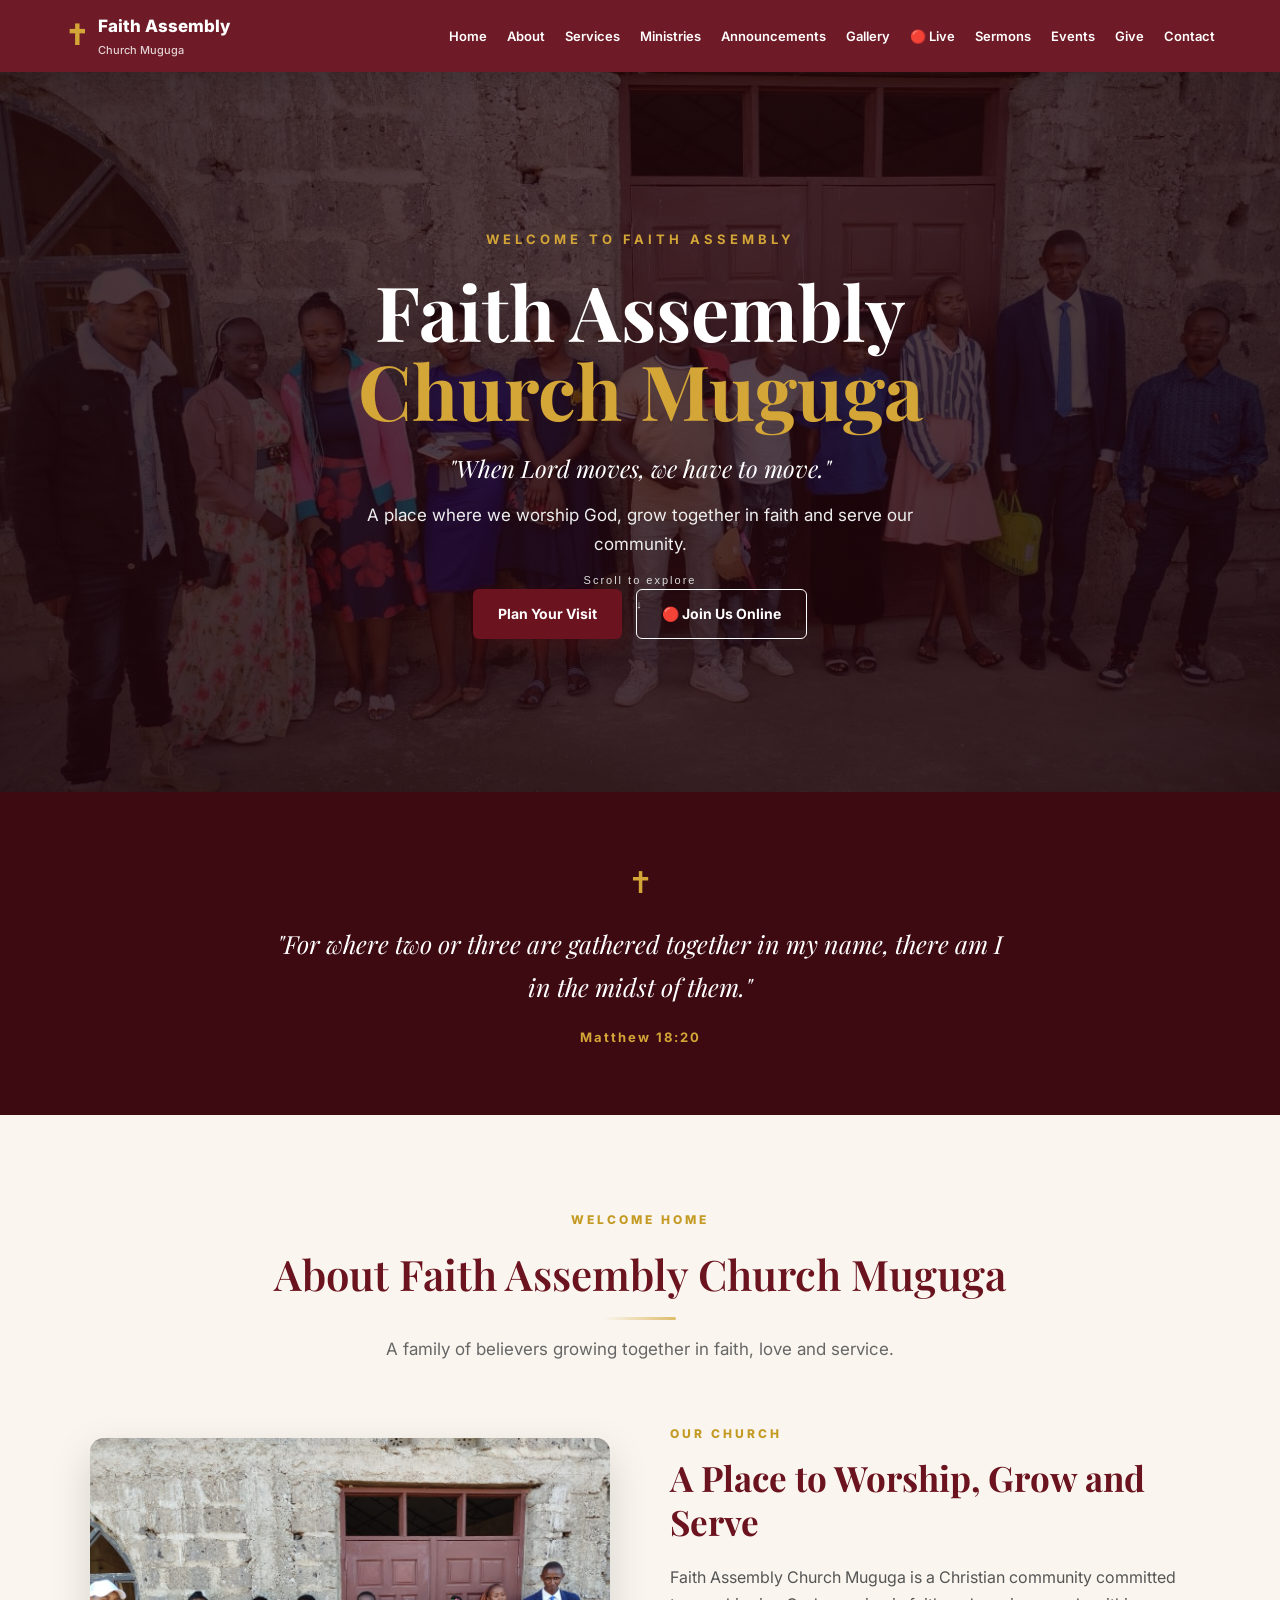
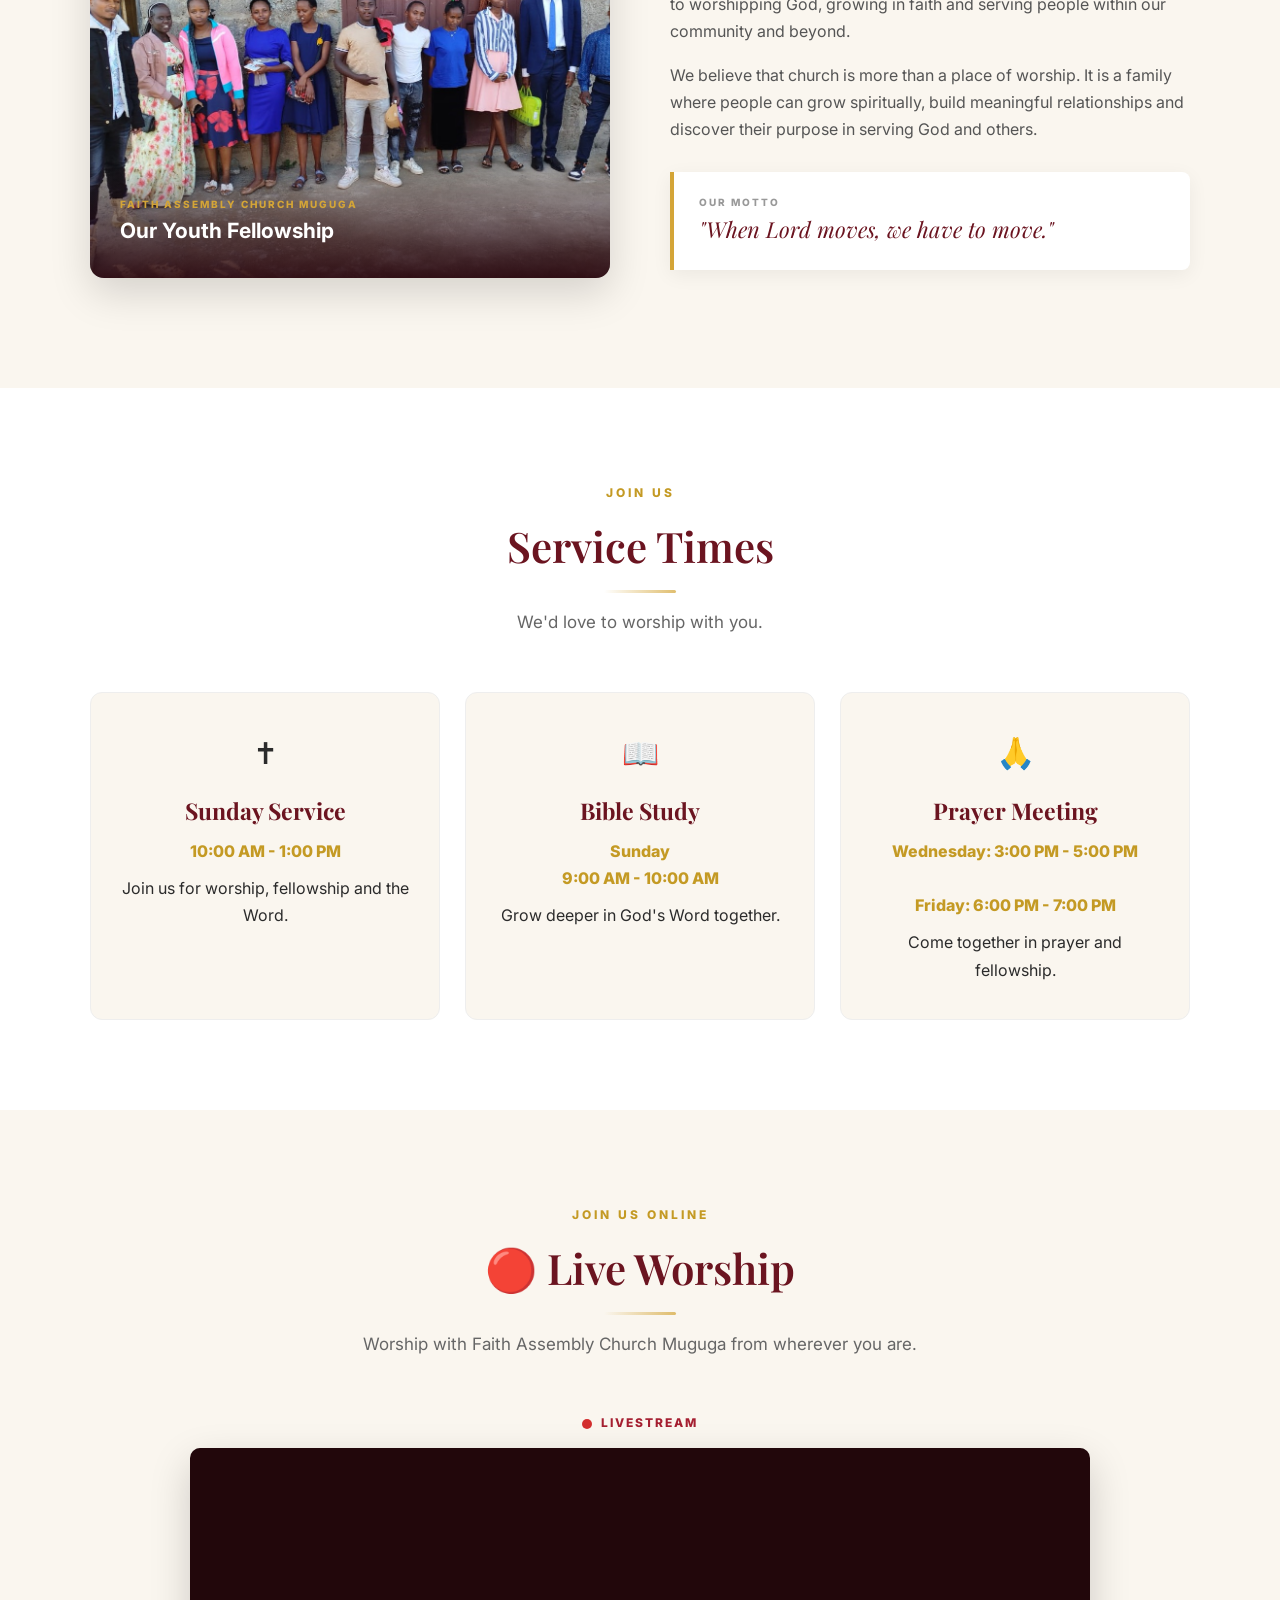
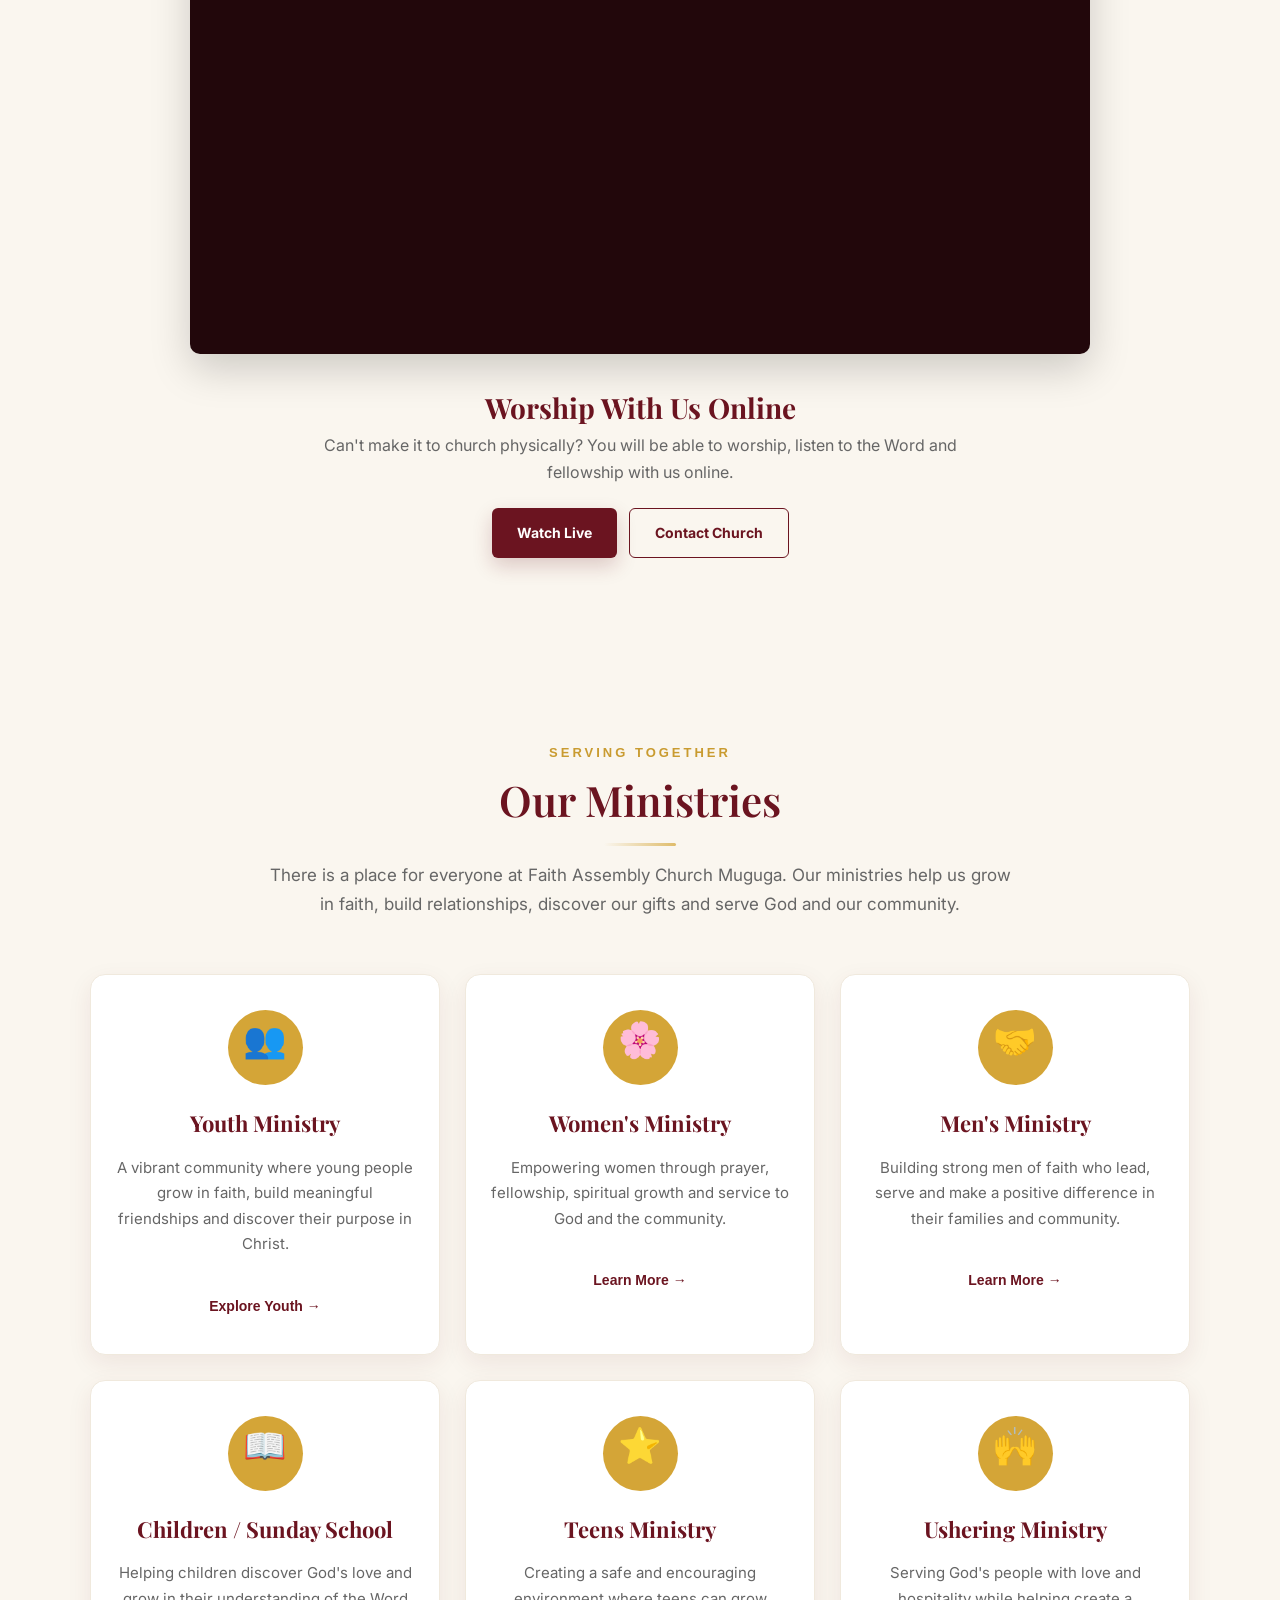
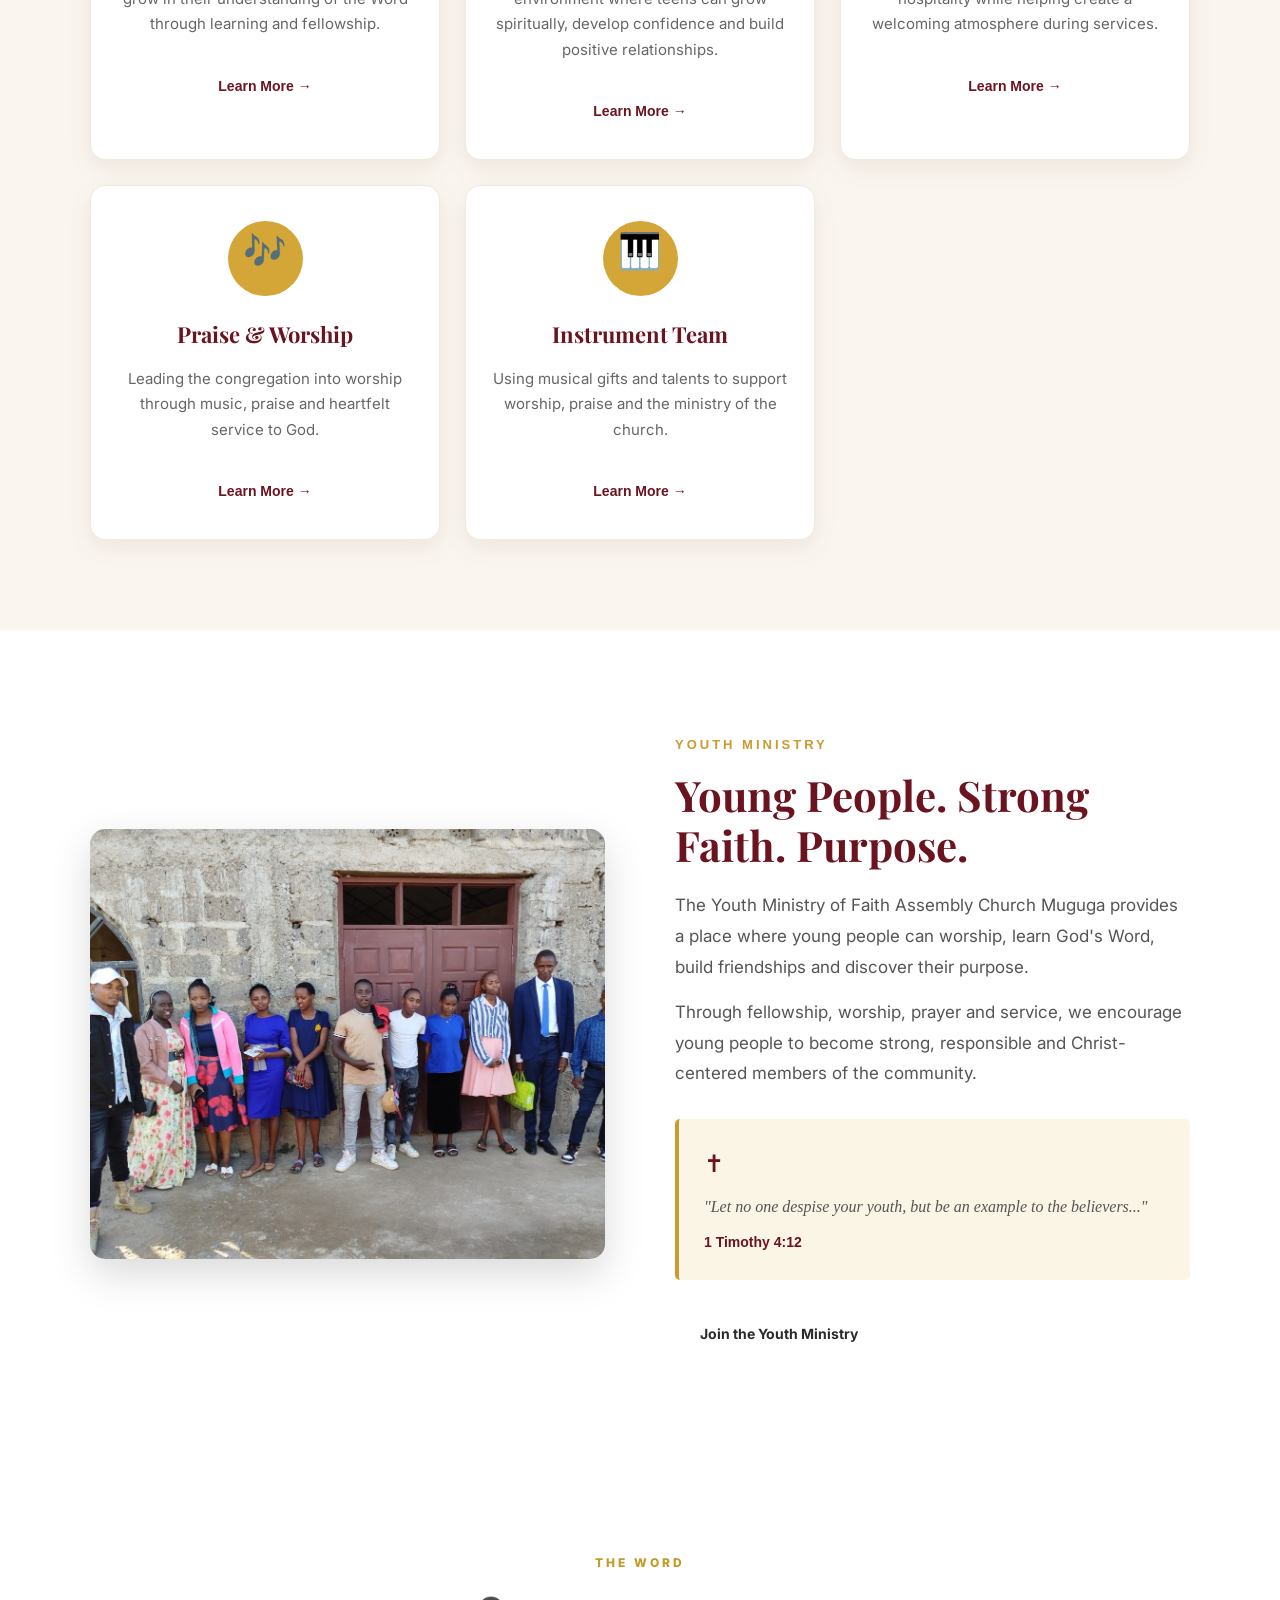
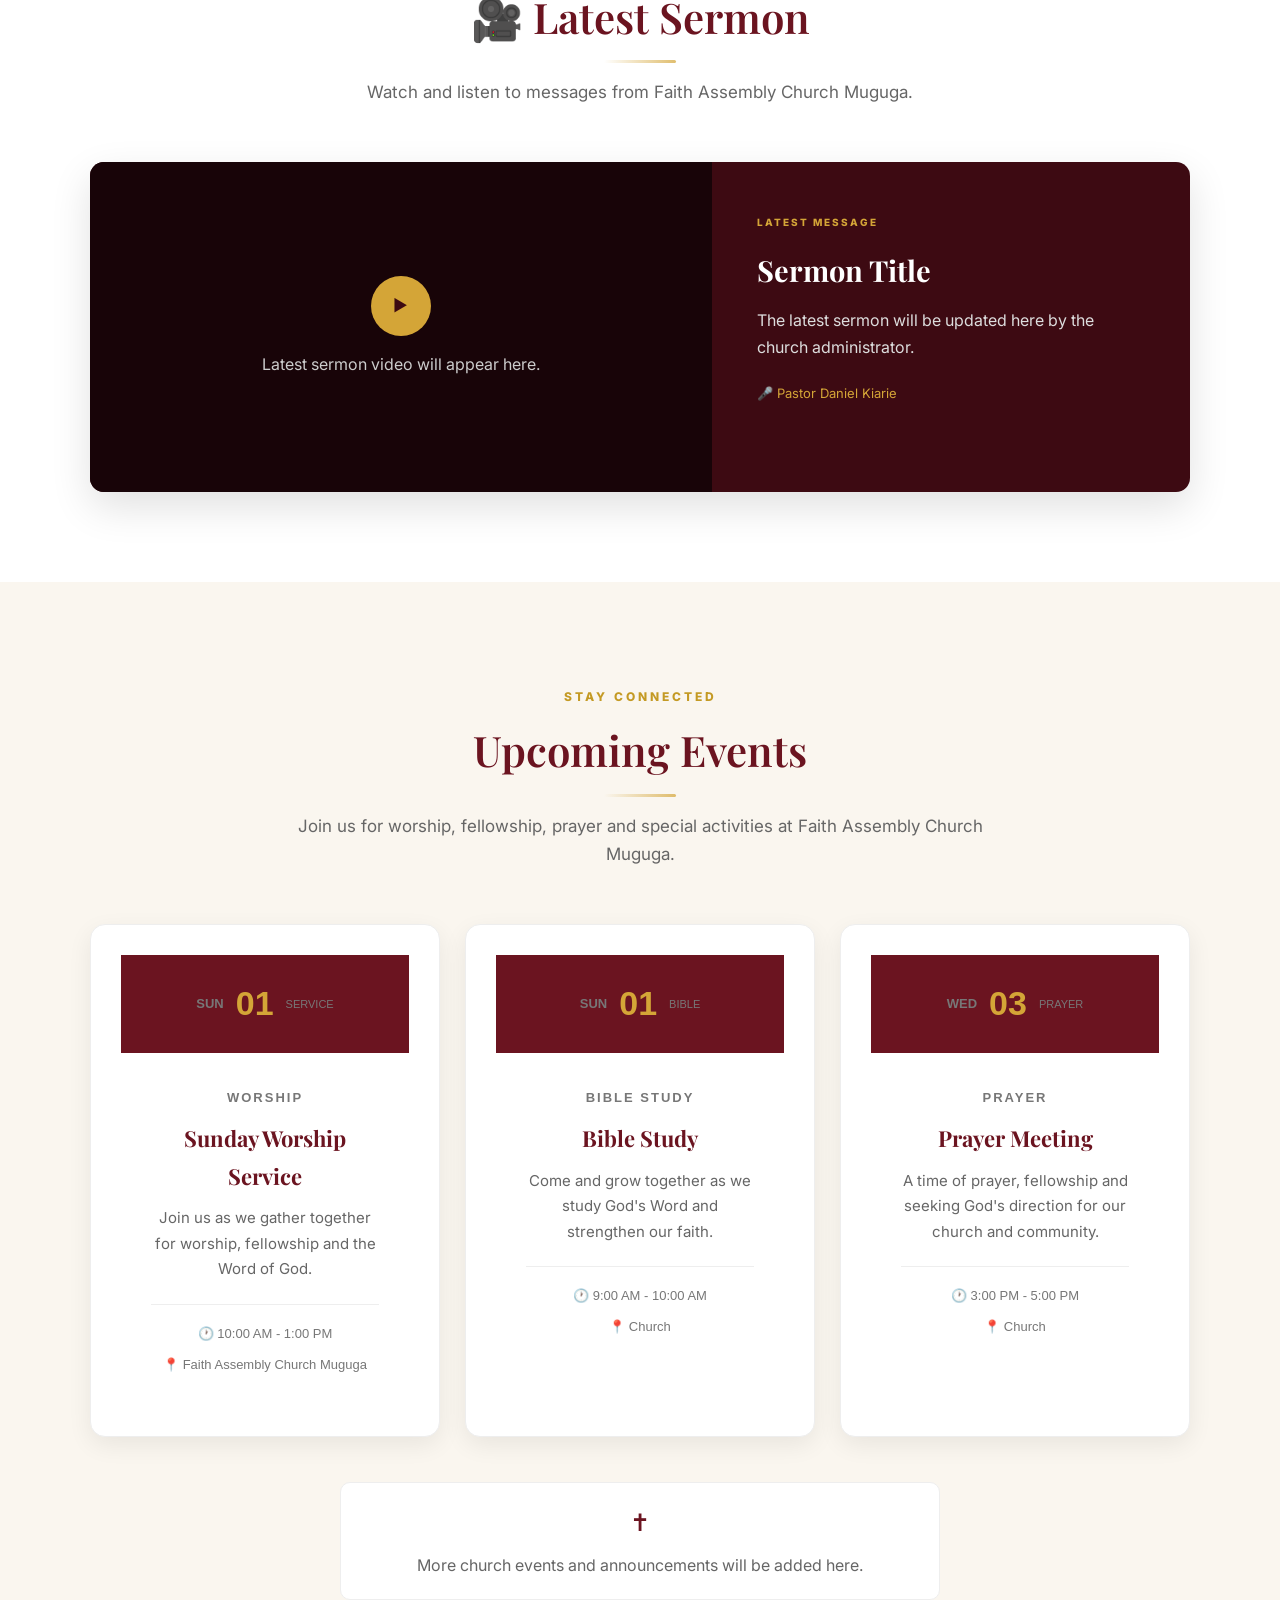
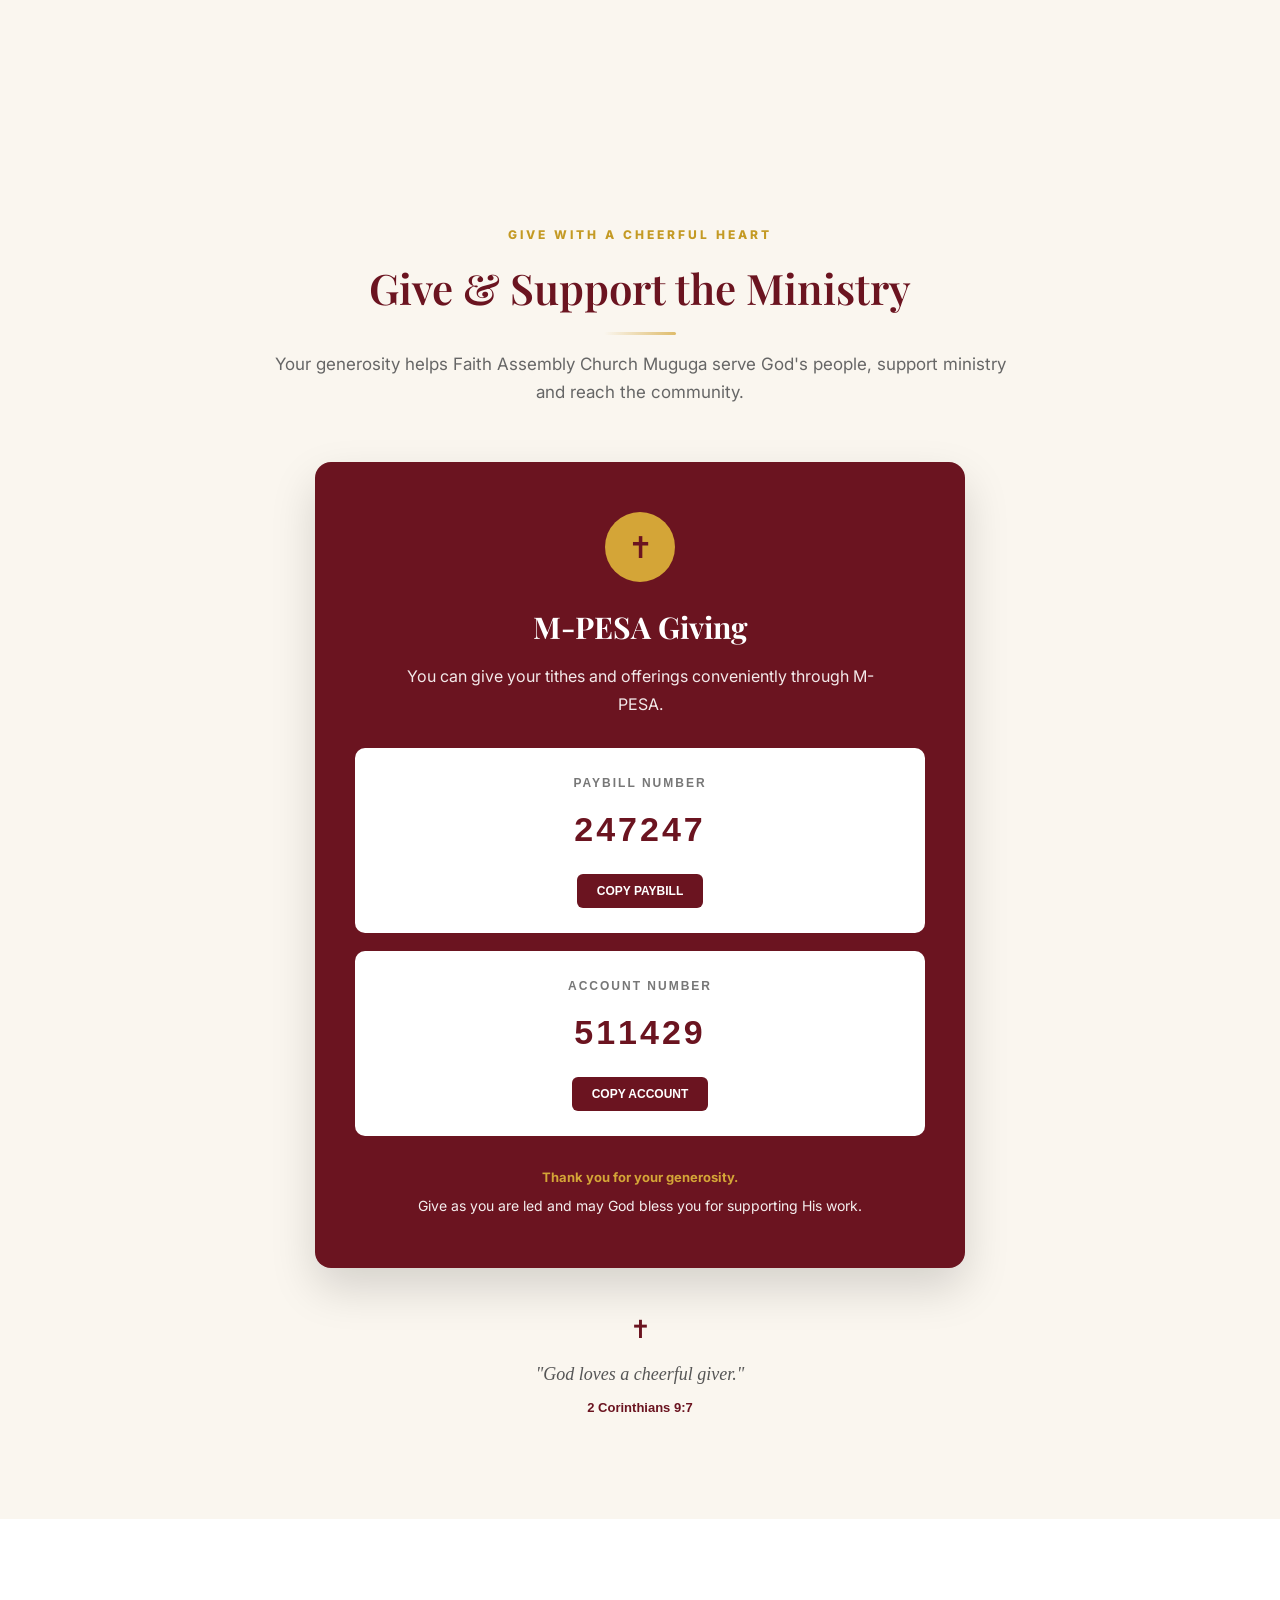
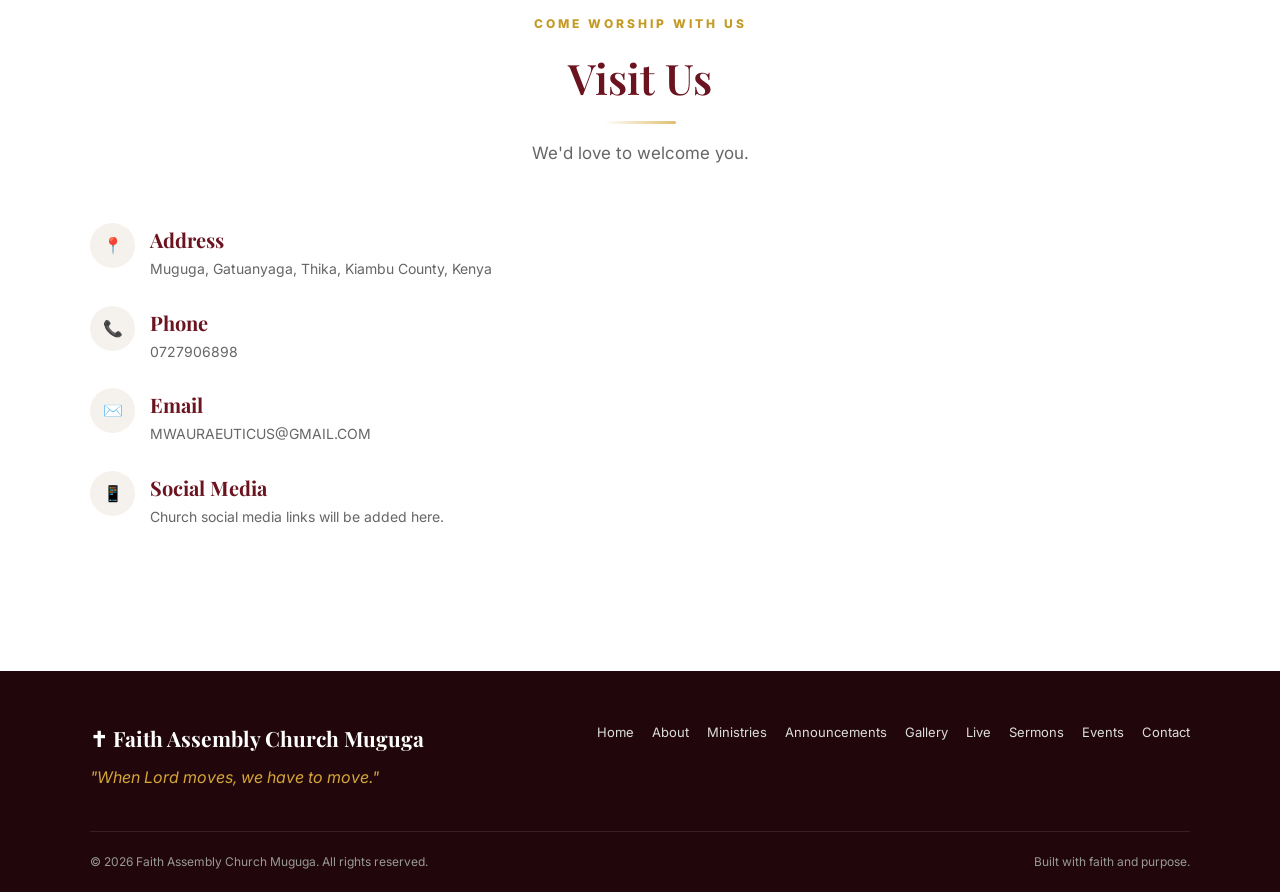
<file: index.html>
<!DOCTYPE html>
<html lang="en">

<head>

    <meta charset="UTF-8">
    <meta name="viewport" content="width=device-width, initial-scale=1.0">

    <meta name="description"
        content="Faith Assembly Church Muguga - Worship, grow and serve together in Muguga, Gatuanyaga, Thika, Kiambu County.">

    <meta name="theme-color" content="#6b1420">

    <title>Faith Assembly Church Muguga</title>

    <!-- Fonts -->
    <link rel="preconnect" href="https://fonts.googleapis.com">
    <link rel="preconnect" href="https://fonts.gstatic.com" crossorigin>

    <link
        href="https://fonts.googleapis.com/css2?family=Inter:wght@400;500;600;700;800&family=Playfair+Display:wght@500;600;700&display=swap"
        rel="stylesheet"> 

    <!-- CSS -->
<link rel="stylesheet" href="css/style.css?v=2">
<link rel="stylesheet" href="css/animation.css?v=2">
</head>

<body>

<!-- ==============================
     LOADER
================================== -->

<div class="page-loader" id="pageLoader">
    <div class="loader-cross">✝</div>
    <p>Faith Assembly Church Muguga</p>
</div>


<!-- ==============================
     HEADER
================================== -->

<header class="site-header">

    <nav class="navbar">

        <a href="#home" class="logo">

            <span class="logo-cross">✝</span>

            <span>
                Faith Assembly
                <small>Church Muguga</small>
            </span>

        </a>

        <button class="menu-toggle" id="menuToggle">
            ☰
        </button>

        <ul class="nav-links" id="navLinks">

            <li><a href="#home">Home</a></li>
            <li><a href="#about">About</a></li>
            <li><a href="#services">Services</a></li>
            <li><a href="#ministries">Ministries</a></li>
            <li><a href="pages/announcements.html">Announcements</a></li>
            <li><a href="pages/gallery.html">Gallery</a></li>
            <li><a href="#live">🔴 Live</a></li>
            <li><a href="#sermons">Sermons</a></li>
            <li><a href="#events">Events</a></li>
            <li><a href="#give">Give</a></li>
            <li><a href="#contact">Contact</a></li>

        </ul>

    </nav>

</header>


<!-- ==============================
     HERO
================================== -->

<section class="hero" id="home">

    <div class="hero-overlay"></div>

    <script>
    // ⚠️ Update this once your backend is hosted (see hosting notes).
    (async function loadHomeBackground() {
        const API_BASE = "https://ragnar1454.pythonanywhere.com";
        try {
            const res = await fetch(`${API_BASE}/api/site-assets/home-background`);
            if (!res.ok) return;
            const data = await res.json();
            if (data.url) {
                document.getElementById("home").style.backgroundImage =
                    `linear-gradient(rgba(35,5,10,0.68), rgba(35,5,10,0.78)), url("${API_BASE}${data.url}")`;
                document.getElementById("home").style.backgroundSize = "cover";
                document.getElementById("home").style.backgroundPosition = "center";
            }
            // If no url, the default image from style.css keeps showing — no action needed.
        } catch (err) {
            console.log("Home background not loaded, using default:", err);
        }
    })();
    </script>

    <div class="hero-content reveal">

        <span class="hero-label">
            WELCOME TO FAITH ASSEMBLY
        </span>

        <h1>
            Faith Assembly
            <span>Church Muguga</span>
        </h1>

        <p class="hero-motto">
            "When Lord moves, we have to move."
        </p>

        <p class="hero-description">
            A place where we worship God,
            grow together in faith and
            serve our community.
        </p>

        <div class="hero-buttons">

            <a href="#services" class="btn btn-primary">
                Plan Your Visit
            </a>

            <a href="#live" class="btn btn-outline">
                🔴 Join Us Online
            </a>

        </div>

        <div class="scroll-indicator">
            <span>Scroll to explore</span>
            ↓
        </div>

    </div>

</section>


<!-- ==============================
     BIBLE VERSE
================================== -->

<section class="scripture-section">

    <div class="container">

        <div class="scripture-content reveal">

            <div class="scripture-cross">
                ✝
            </div>

            <p class="scripture-text">
                "For where two or three are gathered
                together in my name, there am I in
                the midst of them."
            </p>

            <span class="scripture-reference">
                Matthew 18:20
            </span>

        </div>

    </div>

</section>


<!-- ==============================
     ABOUT
================================== -->

<section class="about-section" id="about">

    <div class="container">

        <div class="section-heading reveal">

            <span class="small-title">
                WELCOME HOME
            </span>

            <h2>
                About Faith Assembly Church Muguga
            </h2>

            <p>
                A family of believers growing together
                in faith, love and service.
            </p>

        </div>


        <div class="about-grid">

            <div class="about-image reveal">

                <img
                    src="images/youth-group.jpg"
                    alt="Faith Assembly Church Muguga Youth">

                <div class="image-caption">

                    <span>
                        FAITH ASSEMBLY CHURCH MUGUGA
                    </span>

                    <strong>
                        Our Youth Fellowship
                    </strong>

                </div>

            </div>


            <div class="about-content reveal">

                <span class="about-label">
                    OUR CHURCH
                </span>

                <h3>
                    A Place to Worship,
                    Grow and Serve
                </h3>

                <p>
                    Faith Assembly Church Muguga is a
                    Christian community committed to
                    worshipping God, growing in faith
                    and serving people within our
                    community and beyond.
                </p>

                <p>
                    We believe that church is more than
                    a place of worship. It is a family
                    where people can grow spiritually,
                    build meaningful relationships and
                    discover their purpose in serving
                    God and others.
                </p>

                <div class="motto-box">

                    <span>
                        OUR MOTTO
                    </span>

                    <blockquote>
                        "When Lord moves,
                        we have to move."
                    </blockquote>

                </div>

            </div>

        </div>

    </div>

</section>


<!-- ==============================
     SERVICE TIMES
================================== -->

<section class="services-section" id="services">

    <div class="container">

        <div class="section-heading reveal">

            <span class="small-title">
                JOIN US
            </span>

            <h2>
                Service Times
            </h2>

            <p>
                We'd love to worship with you.
            </p>

        </div>


        <div class="services-grid">


            <div class="service-card reveal">

                <div class="service-icon">
                    ✝
                </div>

                <h3>
                    Sunday Service
                </h3>

                <p class="service-time">
                    10:00 AM - 1:00 PM
                </p>

                <p>
                    Join us for worship,
                    fellowship and the Word.
                </p>

            </div>


            <div class="service-card reveal">

                <div class="service-icon">
                    📖
                </div>

                <h3>
                    Bible Study
                </h3>

                <p class="service-time">
                    Sunday<br>
                    9:00 AM - 10:00 AM
                </p>

                <p>
                    Grow deeper in God's Word
                    together.
                </p>

            </div>


            <div class="service-card reveal">

                <div class="service-icon">
                    🙏
                </div>

                <h3>
                    Prayer Meeting
                </h3>

                <p class="service-time">
                    Wednesday: 3:00 PM - 5:00 PM
                    <br><br>
                    Friday: 6:00 PM - 7:00 PM
                </p>

                <p>
                    Come together in prayer
                    and fellowship.
                </p>

            </div>

        </div>

    </div>

</section>


<!-- ==================================================
     🔴 LIVE STREAM
================================================== -->

<section class="live-section" id="live">

    <div class="container">

        <div class="section-heading reveal">

            <span class="small-title">
                JOIN US ONLINE
            </span>

            <h2>
                🔴 Live Worship
            </h2>

            <p>
                Worship with Faith Assembly Church
                Muguga from wherever you are.
            </p>

        </div>


        <div class="live-container reveal">

            <div class="live-badge">

                <span class="live-dot"></span>

                LIVESTREAM

            </div>


            <div class="video-container" style="position:relative; padding-bottom:56.25%; height:0; overflow:hidden; border-radius:10px;">

                <iframe
                    src="https://www.youtube.com/embed/live_stream?channel=UC8H-G7lyUADcpvCWC1MUNZA"
                    title="Faith Assembly Church Muguga Livestream"
                    allow="accelerometer; autoplay; clipboard-write; encrypted-media; gyroscope; picture-in-picture"
                    allowfullscreen
                    style="position:absolute; inset:0; width:100%; height:100%; border:0;">
                </iframe>

            </div>


            <div class="live-info">

                <h3>
                    Worship With Us Online
                </h3>

                <p>
                    Can't make it to church physically?
                    You will be able to worship,
                    listen to the Word and fellowship
                    with us online.
                </p>

                <div class="live-actions">

                    <a href="https://www.youtube.com/@EuticusMwaura-i3z/live" target="_blank" rel="noopener" class="btn btn-primary">
                        Watch Live
                    </a>

                    <a href="#contact"
                       class="btn btn-outline-dark">
                        Contact Church
                    </a>

                </div>

            </div>

        </div>

    </div>

</section>


<!-- ==================================================
     🎥 LATEST SERMON
================================================== -->
<!-- ==========================================
     MINISTRIES SECTION
========================================== -->

<section id="ministries" class="ministries-section">

    <div class="container">

        <div class="section-heading">
            <span class="section-label">SERVING TOGETHER</span>

            <h2>Our Ministries</h2>

            <p>
                There is a place for everyone at Faith Assembly Church Muguga.
                Our ministries help us grow in faith, build relationships,
                discover our gifts and serve God and our community.
            </p>
        </div>


        <!-- MINISTRY CARDS -->

        <div class="ministries-grid">


            <!-- YOUTH -->

            <div class="ministry-card">

                <div class="ministry-icon">👥</div>

                <h3>Youth Ministry</h3>

                <p>
                    A vibrant community where young people grow in faith,
                    build meaningful friendships and discover their purpose
                    in Christ.
                </p>

                <a href="#youth" class="ministry-link">
                    Explore Youth →
                </a>

            </div>


            <!-- WOMEN -->

            <div class="ministry-card">

                <div class="ministry-icon">🌸</div>

                <h3>Women's Ministry</h3>

                <p>
                    Empowering women through prayer, fellowship, spiritual
                    growth and service to God and the community.
                </p>

                <a href="pages/women.html" class="ministry-link">
                    Learn More →
                </a>

            </div>


            <!-- MEN -->

            <div class="ministry-card">

                <div class="ministry-icon">🤝</div>

                <h3>Men's Ministry</h3>

                <p>
                    Building strong men of faith who lead, serve and make
                    a positive difference in their families and community.
                </p>

                <a href="pages/men.html" class="ministry-link">
                    Learn More →
                </a>

            </div>


            <!-- CHILDREN -->

            <div class="ministry-card">

                <div class="ministry-icon">📖</div>

                <h3>Children / Sunday School</h3>

                <p>
                    Helping children discover God's love and grow in their
                    understanding of the Word through learning and fellowship.
                </p>

                <a href="#contact" class="ministry-link">
                    Learn More →
                </a>

            </div>


            <!-- TEENS -->

            <div class="ministry-card">

                <div class="ministry-icon">⭐</div>

                <h3>Teens Ministry</h3>

                <p>
                    Creating a safe and encouraging environment where teens
                    can grow spiritually, develop confidence and build
                    positive relationships.
                </p>

                <a href="ministries.html" class="ministry-link">
                    Learn More →
                </a>

            </div>


            <!-- USHERING -->

            <div class="ministry-card">

                <div class="ministry-icon">🙌</div>

                <h3>Ushering Ministry</h3>

                <p>
                    Serving God's people with love and hospitality while
                    helping create a welcoming atmosphere during services.
                </p>

                <a href="#contact" class="ministry-link">
                    Learn More →
                </a>

            </div>


            <!-- PRAISE -->

            <div class="ministry-card">

                <div class="ministry-icon">🎶</div>

                <h3>Praise & Worship</h3>

                <p>
                    Leading the congregation into worship through music,
                    praise and heartfelt service to God.
                </p>

                <a href="pages/praise.html" class="ministry-link">
                    Learn More →
                </a>

            </div>


            <!-- INSTRUMENTS -->

            <div class="ministry-card">

                <div class="ministry-icon">🎹</div>

                <h3>Instrument Team</h3>

                <p>
                    Using musical gifts and talents to support worship,
                    praise and the ministry of the church.
                </p>

                <a href="pages/instruments.html" class="ministry-link">
                    Learn More →
                </a>

            </div>

        </div>

    </div>

</section>


<!-- ==========================================
     YOUTH MINISTRY FEATURE
========================================== -->

<section id="youth" class="youth-feature">

    <div class="container">

        <div class="youth-grid">


            <!-- PHOTO -->

            <div class="youth-photo">

                <img
                    src="images/youth-group.jpg"
                    alt="Faith Assembly Church Muguga Youth">

            </div>


            <!-- TEXT -->

            <div class="youth-content">

                <span class="section-label">
                    YOUTH MINISTRY
                </span>

                <h2>
                    Young People. Strong Faith. Purpose.
                </h2>

                <p>
                    The Youth Ministry of Faith Assembly Church Muguga
                    provides a place where young people can worship,
                    learn God's Word, build friendships and discover
                    their purpose.
                </p>

                <p>
                    Through fellowship, worship, prayer and service,
                    we encourage young people to become strong,
                    responsible and Christ-centered members of the
                    community.
                </p>

                <div class="youth-verse">

                    <span>✝</span>

                    <p>
                        "Let no one despise your youth, but be an example
                        to the believers..."
                    </p>

                    <strong>
                        1 Timothy 4:12
                    </strong>

                </div>

                <a href="#contact" class="btn">
                    Join the Youth Ministry
                </a>

            </div>

        </div>

    </div>

</section>
<section class="sermon-section" id="sermons">

    <div class="container">

        <div class="section-heading reveal">

            <span class="small-title">
                THE WORD
            </span>

            <h2>
                🎥 Latest Sermon
            </h2>

            <p>
                Watch and listen to messages
                from Faith Assembly Church Muguga.
            </p>

        </div>


        <div class="sermon-card reveal">


            <div class="sermon-video" id="homeSermonVideoWrap">

                <div class="sermon-placeholder" id="homeSermonPlaceholder">

                    <span>
                        ▶
                    </span>

                    <p>
                        Latest sermon video
                        will appear here.
                    </p>

                </div>

            </div>

            <script>
            // ⚠️ Update this once your backend is hosted (see hosting notes).
            (async function loadHomeSermon() {
                const API_BASE = "https://ragnar1454.pythonanywhere.com";
                try {
                    const res = await fetch(`${API_BASE}/api/site-assets/sermon`);
                    if (!res.ok) return;
                    const data = await res.json();
                    const wrap = document.getElementById("homeSermonVideoWrap");

                    if (data.type === "youtube") {
                        wrap.innerHTML = `
                            <div style="position:relative; padding-bottom:56.25%; height:0; overflow:hidden; border-radius:10px;">
                                <iframe src="https://www.youtube.com/embed/${data.youtube_id}"
                                    title="Latest Sermon" allowfullscreen
                                    style="position:absolute; inset:0; width:100%; height:100%; border:0;">
                                </iframe>
                            </div>`;
                    } else if (data.type === "video") {
                        wrap.innerHTML = `
                            <div style="position:relative; padding-bottom:56.25%; height:0; overflow:hidden; border-radius:10px;">
                                <video controls style="position:absolute; inset:0; width:100%; height:100%; border:0;">
                                    <source src="${API_BASE}${data.url}" type="video/mp4">
                                </video>
                            </div>`;
                    }
                    // If data.type is null, leave the placeholder showing.
                } catch (err) {
                    console.log("Home sermon not loaded, showing placeholder:", err);
                }
            })();
            </script>


            <div class="sermon-info">

                <span class="sermon-label">
                    LATEST MESSAGE
                </span>

                <h3>
                    Sermon Title
                </h3>

                <p>
                    The latest sermon will be
                    updated here by the church
                    administrator.
                </p>

                <div class="sermon-meta">

                    🎤 Pastor Daniel Kiarie

                </div>

            </div>

        </div>

    </div>

</section>


<!-- ==================================================
<!-- ==========================================
     UPCOMING EVENTS
========================================== -->

<section class="events-section" id="events">

    <div class="container">

        <div class="section-heading reveal">

            <span class="small-title">
                STAY CONNECTED
            </span>

            <h2>
                Upcoming Events
            </h2>

            <p>
                Join us for worship, fellowship, prayer
                and special activities at Faith Assembly
                Church Muguga.
            </p>

        </div>


        <div class="events-grid">


            <!-- EVENT 1 -->

            <article class="event-card reveal">

                <div class="event-date">

                    <span class="event-day">
                        SUN
                    </span>

                    <strong>
                        01
                    </strong>

                    <span>
                        SERVICE
                    </span>

                </div>


                <div class="event-content">

                    <span class="event-category">
                        WORSHIP
                    </span>

                    <h3>
                        Sunday Worship Service
                    </h3>

                    <p>
                        Join us as we gather together for
                        worship, fellowship and the Word of God.
                    </p>

                    <div class="event-info">

                        <span>🕐 10:00 AM - 1:00 PM</span>

                        <span>📍 Faith Assembly Church Muguga</span>

                    </div>

                </div>

            </article>


            <!-- EVENT 2 -->

            <article class="event-card reveal">

                <div class="event-date">

                    <span class="event-day">
                        SUN
                    </span>

                    <strong>
                        01
                    </strong>

                    <span>
                        BIBLE
                    </span>

                </div>


                <div class="event-content">

                    <span class="event-category">
                        BIBLE STUDY
                    </span>

                    <h3>
                        Bible Study
                    </h3>

                    <p>
                        Come and grow together as we study
                        God's Word and strengthen our faith.
                    </p>

                    <div class="event-info">

                        <span>🕐 9:00 AM - 10:00 AM</span>

                        <span>📍 Church</span>

                    </div>

                </div>

            </article>


            <!-- EVENT 3 -->

            <article class="event-card reveal">

                <div class="event-date">

                    <span class="event-day">
                        WED
                    </span>

                    <strong>
                        03
                    </strong>

                    <span>
                        PRAYER
                    </span>

                </div>


                <div class="event-content">

                    <span class="event-category">
                        PRAYER
                    </span>

                    <h3>
                        Prayer Meeting
                    </h3>

                    <p>
                        A time of prayer, fellowship and seeking
                        God's direction for our church and community.
                    </p>

                    <div class="event-info">

                        <span>🕐 3:00 PM - 5:00 PM</span>

                        <span>📍 Church</span>

                    </div>

                </div>

            </article>


        </div>


        <div class="events-note reveal" id="homeEventsNote">

            <span>✝</span>

            <p>
                More church events and announcements
                will be added here.
            </p>

        </div>

        <div class="events-grid" id="homeExtraEventsGrid" style="margin-top:20px;"></div>

        <script>
        // ⚠️ Update this once your backend is hosted (see hosting notes).
        (async function loadHomeExtraEvents() {
            const API_BASE = "https://ragnar1454.pythonanywhere.com";
            try {
                const res = await fetch(`${API_BASE}/api/events/church`);
                if (!res.ok) return;
                const events = await res.json();
                if (events.length === 0) return;

                document.getElementById("homeEventsNote").style.display = "none";

                const grid = document.getElementById("homeExtraEventsGrid");
                grid.innerHTML = events.map(ev => `
                    <article class="event-card reveal active">
                        <div class="event-content">
                            <h3>${ev.title}</h3>
                            ${ev.description ? `<p>${ev.description}</p>` : ""}
                            <div class="event-info">
                                ${ev.event_date ? `<span>📅 ${ev.event_date}${ev.event_time ? " at " + ev.event_time : ""}</span>` : ""}
                            </div>
                        </div>
                    </article>
                `).join("");
            } catch (err) {
                console.log("Extra church events not loaded:", err);
            }
        })();
        </script>

    </div>

</section>


<!-- ==========================================
     GIVING / TITHES
========================================== -->

<section id="give" class="giving-section">

    <div class="container">

        <div class="section-heading reveal">

            <span class="small-title">
                GIVE WITH A CHEERFUL HEART
            </span>

            <h2>
                Give & Support the Ministry
            </h2>

            <p>
                Your generosity helps Faith Assembly Church Muguga
                serve God's people, support ministry and reach
                the community.
            </p>

        </div>


        <div class="giving-card reveal">

            <div class="giving-icon">
                ✝
            </div>

            <h3>
                M-PESA Giving
            </h3>

            <p class="giving-intro">
                You can give your tithes and offerings conveniently
                through M-PESA.
            </p>


            <!-- PAYBILL -->

            <div class="mpesa-box">

                <div class="mpesa-label">
                    PAYBILL NUMBER
                </div>

                <div class="mpesa-number" id="paybillNumber">
                    247247
                </div>

                <button
                    class="copy-btn"
                    onclick="copyGivingNumber('247247', this)">

                    COPY PAYBILL

                </button>

            </div>


            <!-- ACCOUNT -->

            <div class="mpesa-box">

                <div class="mpesa-label">
                    ACCOUNT NUMBER
                </div>

                <div class="mpesa-number" id="accountNumber">
                    511429
                </div>

                <button
                    class="copy-btn"
                    onclick="copyGivingNumber('511429', this)">

                    COPY ACCOUNT

                </button>

            </div>


            <div class="giving-note">

                <strong>Thank you for your generosity.</strong>

                <p>
                    Give as you are led and may God bless
                    you for supporting His work.
                </p>

            </div>

        </div>


        <div class="giving-verse reveal">

            <span>✝</span>

            <p>
                "God loves a cheerful giver."
            </p>

            <strong>
                2 Corinthians 9:7
            </strong>

        </div>

    </div>

</section>


<!-- ==================================================
     📞 CONTACT
================================================== -->

<section class="contact-section" id="contact">

    <div class="container">

        <div class="section-heading reveal">

            <span class="small-title">
                COME WORSHIP WITH US
            </span>

            <h2>
                Visit Us
            </h2>

            <p>
                We'd love to welcome you.
            </p>

        </div>


        <div class="contact-grid">


            <div class="contact-info reveal">


                <div class="contact-item">

                    <span class="contact-icon">
                        📍
                    </span>

                    <div>

                        <h3>
                            Address
                        </h3>

                        <p>
                            Muguga, Gatuanyaga,
                            Thika, Kiambu County,
                            Kenya
                        </p>

                    </div>

                </div>


                <div class="contact-item">

                    <span class="contact-icon">
                        📞
                    </span>

                    <div>

                        <h3>
                            Phone
                        </h3>

                        <p>
                            <a href="tel:0727906898">
                                0727906898
                            </a>
                        </p>

                    </div>

                </div>


                <div class="contact-item">

                    <span class="contact-icon">
                        ✉️
                    </span>

                    <div>

                        <h3>
                            Email
                        </h3>

                        <p>
                            <a href="mailto:MWAURAEUTICUS@GMAIL.COM">
                                MWAURAEUTICUS@GMAIL.COM
                            </a>
                        </p>

                    </div>

                </div>


                <div class="contact-item">

                    <span class="contact-icon">
                        📱
                    </span>

                    <div>

                        <h3>
                            Social Media
                        </h3>

                        <p>
                            Church social media
                            links will be added here.
                        </p>

                    </div>

                </div>


            </div>


            <div class="map-wrap reveal">

                <iframe
                    src="https://www.google.com/maps?q=Gatuanyaga,Thika,Kenya&output=embed"
                    title="Faith Assembly Church Muguga Location"
                    loading="lazy">
                </iframe>

            </div>

        </div>

    </div>

</section>


<!-- ==================================================
     FOOTER
================================================== -->

<footer class="site-footer">

    <div class="container">

        <div class="footer-content">

            <div class="footer-brand">

                <h3>
                    ✝ Faith Assembly Church Muguga
                </h3>

                <p>
                    "When Lord moves,
                    we have to move."
                </p>

            </div>


            <div class="footer-links">

                <a href="#home">Home</a>
                <a href="#about">About</a>
                <a href="#ministries">Ministries</a>
                <a href="pages/announcements.html">Announcements</a>
                <a href="pages/gallery.html">Gallery</a>
                <a href="#live">Live</a>
                <a href="#sermons">Sermons</a>
                <a href="#events">Events</a>
                <a href="#contact">Contact</a>

            </div>

        </div>


        <div class="footer-bottom">

            <p>
                © 2026 Faith Assembly Church Muguga.
                All rights reserved.
            </p>

            <p>
                Built with faith and purpose.
            </p>

        </div>

    </div>

</footer>


<!-- JAVASCRIPT -->

<script src="js/main.js?v=2"></script>
<script>
document.addEventListener("DOMContentLoaded", function () {

    const loader = document.getElementById("pageLoader");

    if (loader) {
        loader.style.display = "none";
    }

});
</script>

</body>

</html>
</file>
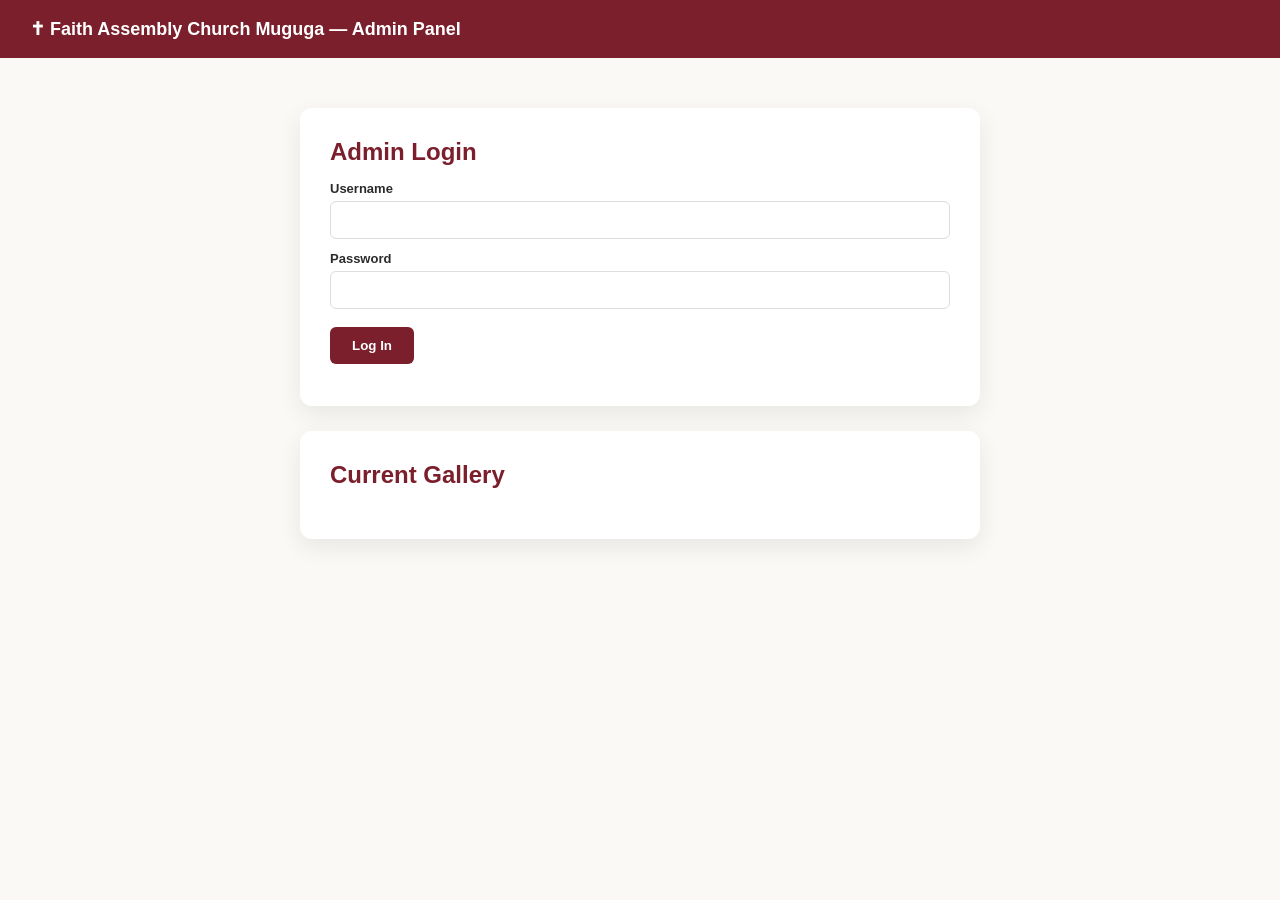
<file: admin-backend/admin.html>
<!DOCTYPE html>
<html lang="en">
<head>
<meta charset="UTF-8">
<meta name="viewport" content="width=device-width, initial-scale=1.0">
<title>Admin Panel | Faith Assembly Church Muguga</title>
<style>
    * { margin:0; padding:0; box-sizing:border-box; }
    body {
        font-family: Arial, sans-serif;
        background: #faf9f6;
        color: #2b2b2b;
    }
    header {
        background: #7a1f2b;
        color: #fff;
        padding: 18px 30px;
        font-weight: bold;
        font-size: 18px;
    }
    .wrap {
        max-width: 720px;
        margin: 50px auto;
        padding: 0 20px;
    }
    .card {
        background: #fff;
        border-radius: 12px;
        padding: 30px;
        box-shadow: 0 8px 24px rgba(0,0,0,.08);
        margin-bottom: 25px;
    }
    h2 { color: #7a1f2b; margin-bottom: 15px; }
    label { display:block; font-size: 13px; font-weight:bold; margin: 12px 0 5px; }
    input[type=text], input[type=password], select {
        width: 100%;
        padding: 10px;
        border: 1px solid #ddd;
        border-radius: 6px;
        font-size: 14px;
    }
    button {
        margin-top: 18px;
        background: #7a1f2b;
        color: #fff;
        border: none;
        padding: 11px 22px;
        border-radius: 6px;
        font-weight: bold;
        cursor: pointer;
    }
    button:hover { background: #5e1620; }
    button.danger { background: #a51f31; }
    .msg { margin-top: 12px; font-size: 13px; }
    .msg.error { color: #a51f31; }
    .msg.ok { color: #1f7a3d; }
    #dashboard { display: none; }
    .who {
        display:flex; justify-content:space-between; align-items:center;
        margin-bottom: 20px;
    }
    .who button { margin:0; background:#eee; color:#333; }
    .gallery-grid {
        display: grid;
        grid-template-columns: repeat(auto-fill, minmax(150px, 1fr));
        gap: 14px;
        margin-top: 20px;
    }
    .gallery-grid figure {
        margin: 0;
        background: #f5f2ed;
        border-radius: 8px;
        overflow: hidden;
    }
    .gallery-grid img { width: 100%; height: 110px; object-fit: cover; display:block; }
    .gallery-grid figcaption { padding: 8px; font-size: 12px; }
    .gallery-grid .del-btn {
        width: 100%;
        border-radius: 0;
        margin: 0;
        font-size: 11px;
        padding: 6px;
    }
</style>
</head>
<body>

<header>✝ Faith Assembly Church Muguga — Admin Panel</header>

<div class="wrap">

    <!-- LOGIN -->
    <div class="card" id="loginCard">
        <h2>Admin Login</h2>
        <label for="username">Username</label>
        <input type="text" id="username">
        <label for="password">Password</label>
        <input type="password" id="password">
        <button onclick="login()">Log In</button>
        <div class="msg error" id="loginMsg"></div>
    </div>

    <!-- DASHBOARD -->
    <div id="dashboard">

        <div class="card">
            <div class="who">
                <div>
                    Logged in as <strong id="whoUser"></strong>
                    (<span id="whoRole"></span>)
                </div>
                <button onclick="logout()">Log Out</button>
            </div>

            <label for="ministrySelect">Managing gallery for:</label>
            <select id="ministrySelect" onchange="loadGallery(); loadEvents(); loadAnnouncements();"></select>
        </div>

        <div class="card" id="siteAssetsCard" style="display:none;">
            <h2>🌐 Site-Wide Settings (Super Admin Only)</h2>

            <h3 style="margin-top:10px; color:#7a1f2b;">Home Page Background Photo</h3>
            <div id="currentBgPreview" style="margin:10px 0;"></div>
            <label for="bgFileInput">New background photo</label>
            <input type="file" id="bgFileInput" accept="image/*">
            <button onclick="uploadHomeBackground()">Update Home Background</button>
            <div class="msg" id="bgMsg"></div>

            <h3 style="margin-top:30px; color:#7a1f2b;">Latest Sermon</h3>
            <div id="currentSermonPreview" style="margin:10px 0;"></div>

            <label>Sermon source</label>
            <select id="sermonType" onchange="toggleSermonInputs()">
                <option value="youtube">YouTube video</option>
                <option value="upload">Upload a video file</option>
            </select>

            <div id="youtubeInputWrap">
                <label for="youtubeIdInput">YouTube Video ID or full link</label>
                <input type="text" id="youtubeIdInput" placeholder="e.g. dQw4w9WgXcQ or https://youtube.com/watch?v=dQw4w9WgXcQ">
            </div>

            <div id="videoUploadWrap" style="display:none;">
                <label for="sermonFileInput">Video file (mp4, webm, or mov)</label>
                <input type="file" id="sermonFileInput" accept="video/mp4,video/webm,video/quicktime">
            </div>

            <button onclick="updateSermon()">Update Latest Sermon</button>
            <div class="msg" id="sermonMsg"></div>
        </div>

        <div class="card">
            <h2>Upload a Photo or Video</h2>
            <label for="fileInput">File (choose from your phone or laptop gallery, or take a new one)</label>
            <input type="file" id="fileInput" accept="image/*,video/mp4,video/webm,video/quicktime">
            <label for="captionInput">Caption (optional)</label>
            <input type="text" id="captionInput" placeholder="e.g. Men's Fellowship Retreat 2026">
            <button onclick="uploadImage()">Upload</button>
            <div class="msg" id="uploadMsg"></div>
        </div>

        <div class="card">
            <h2>Announcements</h2>
            <label for="announceTitleInput">Title</label>
            <input type="text" id="announceTitleInput" placeholder="e.g. Wedding Ceremony">
            <label for="announceMessageInput">Message</label>
            <input type="text" id="announceMessageInput" placeholder="e.g. Join us in celebrating the wedding of...">
            <button onclick="addAnnouncement()">Post Announcement</button>
            <div class="msg" id="announceMsg"></div>

            <div id="announcementsList" style="margin-top:20px;"></div>
        </div>
            <label for="eventTitleInput">Event title</label>
            <input type="text" id="eventTitleInput" placeholder="e.g. Men's Fellowship Retreat">
            <label for="eventDescInput">Description (optional)</label>
            <input type="text" id="eventDescInput" placeholder="e.g. A weekend of prayer and fellowship">
            <label for="eventDateInput">Date</label>
            <input type="date" id="eventDateInput">
            <label for="eventTimeInput">Time (optional)</label>
            <input type="time" id="eventTimeInput">
            <button onclick="addEvent()">Add Event</button>
            <div class="msg" id="eventMsg"></div>

            <div id="eventsList" style="margin-top:20px;"></div>
        </div>

        <div class="card">
            <h2>Current Gallery</h2>
            <div class="gallery-grid" id="galleryGrid"></div>
        </div>

    </div>
</div>

<script>
// ⚠️ Update this once your backend is hosted (see hosting notes).
const API_BASE = "https://ragnar1454.pythonanywhere.com";

const ALL_MINISTRIES = ["men", "women", "youth", "praise", "instruments", "church"];

async function api(path, options = {}) {
    const res = await fetch(API_BASE + path, {
        credentials: "include",
        headers: options.body instanceof FormData ? {} : { "Content-Type": "application/json" },
        ...options,
    });
    return res;
}

async function login() {
    const username = document.getElementById("username").value.trim();
    const password = document.getElementById("password").value;
    const msg = document.getElementById("loginMsg");
    msg.textContent = "";

    const res = await api("/api/login", {
        method: "POST",
        body: JSON.stringify({ username, password }),
    });
    const data = await res.json();

    if (!res.ok) {
        msg.textContent = data.error || "Login failed";
        return;
    }
    showDashboard(data);
}

async function logout() {
    await api("/api/logout", { method: "POST" });
    document.getElementById("dashboard").style.display = "none";
    document.getElementById("loginCard").style.display = "block";
}

function showDashboard(user) {
    document.getElementById("loginCard").style.display = "none";
    document.getElementById("dashboard").style.display = "block";
    document.getElementById("whoUser").textContent = user.username;
    document.getElementById("whoRole").textContent =
        user.role === "superadmin" ? "Super Admin" : `${user.ministry} ministry admin`;

    const select = document.getElementById("ministrySelect");
    select.innerHTML = "";

    const ministries = user.role === "superadmin" ? ALL_MINISTRIES : [user.ministry];
    ministries.forEach(m => {
        const opt = document.createElement("option");
        opt.value = m;
        opt.textContent = m.charAt(0).toUpperCase() + m.slice(1);
        select.appendChild(opt);
    });

    if (user.role === "superadmin") {
        document.getElementById("siteAssetsCard").style.display = "block";
        loadSiteAssets();
    } else {
        document.getElementById("siteAssetsCard").style.display = "none";
    }

    loadGallery();
    loadEvents();
    loadAnnouncements();
}

async function loadSiteAssets() {
    // Home background preview
    const bgRes = await api("/api/site-assets/home-background");
    const bgData = await bgRes.json();
    const bgPreview = document.getElementById("currentBgPreview");
    bgPreview.innerHTML = bgData.url
        ? `<img src="${API_BASE}${bgData.url}" style="max-width:260px; border-radius:8px;">`
        : `<p style="color:#888">Using the default background image (none uploaded yet).</p>`;

    // Sermon preview
    const sermonRes = await api("/api/site-assets/sermon");
    const sermonData = await sermonRes.json();
    const sermonPreview = document.getElementById("currentSermonPreview");
    if (sermonData.type === "youtube") {
        sermonPreview.innerHTML = `<p>Current: YouTube video <strong>${sermonData.youtube_id}</strong></p>`;
    } else if (sermonData.type === "video") {
        sermonPreview.innerHTML = `<video src="${API_BASE}${sermonData.url}" controls style="max-width:260px; border-radius:8px;"></video>`;
    } else {
        sermonPreview.innerHTML = `<p style="color:#888">No sermon set yet (showing placeholder on the site).</p>`;
    }
}

function toggleSermonInputs() {
    const type = document.getElementById("sermonType").value;
    document.getElementById("youtubeInputWrap").style.display = type === "youtube" ? "block" : "none";
    document.getElementById("videoUploadWrap").style.display = type === "upload" ? "block" : "none";
}

async function uploadHomeBackground() {
    const fileInput = document.getElementById("bgFileInput");
    const msg = document.getElementById("bgMsg");
    msg.className = "msg";
    msg.textContent = "";

    if (!fileInput.files[0]) {
        msg.className = "msg error";
        msg.textContent = "Choose a photo first.";
        return;
    }

    const formData = new FormData();
    formData.append("file", fileInput.files[0]);

    msg.textContent = "Uploading… this may take a moment for large photos.";

    const res = await api("/api/site-assets/home-background", {
        method: "POST",
        body: formData,
    });
    const data = await res.json();

    if (!res.ok) {
        msg.className = "msg error";
        msg.textContent = data.error || "Upload failed";
        return;
    }

    msg.className = "msg ok";
    msg.textContent = "Home background updated!";
    fileInput.value = "";
    loadSiteAssets();
}

function extractYoutubeId(input) {
    // Accepts a raw ID, or common YouTube URL formats
    const match = input.match(/(?:youtu\.be\/|v=|embed\/)([a-zA-Z0-9_-]{11})/);
    return match ? match[1] : input.trim();
}

async function updateSermon() {
    const type = document.getElementById("sermonType").value;
    const msg = document.getElementById("sermonMsg");
    msg.className = "msg";
    msg.textContent = "";

    if (type === "youtube") {
        const raw = document.getElementById("youtubeIdInput").value.trim();
        if (!raw) {
            msg.className = "msg error";
            msg.textContent = "Enter a YouTube video ID or link.";
            return;
        }
        const youtube_id = extractYoutubeId(raw);

        const res = await api("/api/site-assets/sermon", {
            method: "POST",
            body: JSON.stringify({ type: "youtube", youtube_id }),
        });
        const data = await res.json();
        if (!res.ok) {
            msg.className = "msg error";
            msg.textContent = data.error || "Update failed";
            return;
        }
        msg.className = "msg ok";
        msg.textContent = "Sermon updated!";
        document.getElementById("youtubeIdInput").value = "";
        loadSiteAssets();

    } else {
        const fileInput = document.getElementById("sermonFileInput");
        if (!fileInput.files[0]) {
            msg.className = "msg error";
            msg.textContent = "Choose a video file first.";
            return;
        }
        const formData = new FormData();
        formData.append("file", fileInput.files[0]);

        msg.textContent = "Uploading video… large files can take a while.";

        const res = await api("/api/site-assets/sermon", {
            method: "POST",
            body: formData,
        });
        const data = await res.json();
        if (!res.ok) {
            msg.className = "msg error";
            msg.textContent = data.error || "Upload failed";
            return;
        }
        msg.className = "msg ok";
        msg.textContent = "Sermon video uploaded!";
        fileInput.value = "";
        loadSiteAssets();
    }
}

async function loadGallery() {
    const ministry = document.getElementById("ministrySelect").value;
    const res = await api(`/api/gallery/${ministry}`);
    const images = await res.json();

    const grid = document.getElementById("galleryGrid");
    grid.innerHTML = "";

    images.forEach(img => {
        const fig = document.createElement("figure");
        const mediaHtml = img.media_type === "video"
            ? `<video src="${API_BASE}${img.url}" controls style="width:100%; height:110px; object-fit:cover;"></video>`
            : `<img src="${API_BASE}${img.url}" alt="${img.caption || ''}">`;
        fig.innerHTML = `
            ${mediaHtml}
            <figcaption>${img.caption || "(no caption)"}</figcaption>
            <button class="danger del-btn" onclick="deleteImage(${img.id})">Delete</button>
        `;
        grid.appendChild(fig);
    });

    if (images.length === 0) {
        grid.innerHTML = "<p style='color:#888'>No photos or videos yet.</p>";
    }
}

async function uploadImage() {
    const ministry = document.getElementById("ministrySelect").value;
    const fileInput = document.getElementById("fileInput");
    const caption = document.getElementById("captionInput").value;
    const msg = document.getElementById("uploadMsg");
    msg.className = "msg";
    msg.textContent = "";

    if (!fileInput.files[0]) {
        msg.className = "msg error";
        msg.textContent = "Choose a photo or video first.";
        return;
    }

    const formData = new FormData();
    formData.append("file", fileInput.files[0]);
    formData.append("caption", caption);

    msg.textContent = "Uploading… large videos may take a while.";

    const res = await api(`/api/gallery/${ministry}`, {
        method: "POST",
        body: formData,
    });
    const data = await res.json();

    if (!res.ok) {
        msg.className = "msg error";
        msg.textContent = data.error || "Upload failed";
        return;
    }

    msg.className = "msg ok";
    msg.textContent = "Uploaded!";
    fileInput.value = "";
    document.getElementById("captionInput").value = "";
    loadGallery();
}

async function deleteImage(id) {
    if (!confirm("Delete this item?")) return;
    const ministry = document.getElementById("ministrySelect").value;
    await api(`/api/gallery/${ministry}/${id}`, { method: "DELETE" });
    loadGallery();
}

// ---------------------------------------------------------------------------
// Events
// ---------------------------------------------------------------------------

async function loadEvents() {
    const ministry = document.getElementById("ministrySelect").value;
    const res = await api(`/api/events/${ministry}`);
    const events = await res.json();

    const list = document.getElementById("eventsList");
    list.innerHTML = "";

    if (events.length === 0) {
        list.innerHTML = "<p style='color:#888'>No upcoming events yet.</p>";
        return;
    }

    events.forEach(ev => {
        const row = document.createElement("div");
        row.style.cssText = "background:#f5f2ed; border-radius:8px; padding:12px; margin-bottom:10px;";
        row.innerHTML = `
            <strong>${ev.title}</strong>
            ${ev.event_date ? `<div style="font-size:13px; color:#666;">📅 ${ev.event_date}${ev.event_time ? " at " + ev.event_time : ""}</div>` : ""}
            ${ev.description ? `<div style="font-size:13px; margin-top:4px;">${ev.description}</div>` : ""}
            <button class="danger" style="margin-top:8px; font-size:12px; padding:6px 12px;" onclick="deleteEvent(${ev.id})">Delete</button>
        `;
        list.appendChild(row);
    });
}

async function addEvent() {
    const ministry = document.getElementById("ministrySelect").value;
    const title = document.getElementById("eventTitleInput").value.trim();
    const description = document.getElementById("eventDescInput").value.trim();
    const event_date = document.getElementById("eventDateInput").value;
    const event_time = document.getElementById("eventTimeInput").value;
    const msg = document.getElementById("eventMsg");
    msg.className = "msg";
    msg.textContent = "";

    if (!title) {
        msg.className = "msg error";
        msg.textContent = "Event title is required.";
        return;
    }

    const res = await api(`/api/events/${ministry}`, {
        method: "POST",
        body: JSON.stringify({ title, description, event_date, event_time }),
    });
    const data = await res.json();

    if (!res.ok) {
        msg.className = "msg error";
        msg.textContent = data.error || "Failed to add event";
        return;
    }

    msg.className = "msg ok";
    msg.textContent = "Event added!";
    document.getElementById("eventTitleInput").value = "";
    document.getElementById("eventDescInput").value = "";
    document.getElementById("eventDateInput").value = "";
    document.getElementById("eventTimeInput").value = "";
    loadEvents();
}

async function deleteEvent(id) {
    if (!confirm("Delete this event?")) return;
    const ministry = document.getElementById("ministrySelect").value;
    await api(`/api/events/${ministry}/${id}`, { method: "DELETE" });
    loadEvents();
}

// ---------------------------------------------------------------------------
// Announcements
// ---------------------------------------------------------------------------

async function loadAnnouncements() {
    const ministry = document.getElementById("ministrySelect").value;
    const res = await api(`/api/announcements/${ministry}`);
    const items = await res.json();

    const list = document.getElementById("announcementsList");
    list.innerHTML = "";

    if (items.length === 0) {
        list.innerHTML = "<p style='color:#888'>No announcements posted yet.</p>";
        return;
    }

    items.forEach(a => {
        const row = document.createElement("div");
        row.style.cssText = "background:#f5f2ed; border-radius:8px; padding:12px; margin-bottom:10px;";
        row.innerHTML = `
            <strong>${a.title}</strong>
            <div style="font-size:13px; margin-top:4px;">${a.message}</div>
            <div style="font-size:11px; color:#888; margin-top:4px;">${a.created_at}</div>
            <button class="danger" style="margin-top:8px; font-size:12px; padding:6px 12px;" onclick="deleteAnnouncement(${a.id})">Delete</button>
        `;
        list.appendChild(row);
    });
}

async function addAnnouncement() {
    const ministry = document.getElementById("ministrySelect").value;
    const title = document.getElementById("announceTitleInput").value.trim();
    const message = document.getElementById("announceMessageInput").value.trim();
    const msg = document.getElementById("announceMsg");
    msg.className = "msg";
    msg.textContent = "";

    if (!title || !message) {
        msg.className = "msg error";
        msg.textContent = "Title and message are both required.";
        return;
    }

    const res = await api(`/api/announcements/${ministry}`, {
        method: "POST",
        body: JSON.stringify({ title, message }),
    });
    const data = await res.json();

    if (!res.ok) {
        msg.className = "msg error";
        msg.textContent = data.error || "Failed to post announcement";
        return;
    }

    msg.className = "msg ok";
    msg.textContent = "Posted!";
    document.getElementById("announceTitleInput").value = "";
    document.getElementById("announceMessageInput").value = "";
    loadAnnouncements();
}

async function deleteAnnouncement(id) {
    if (!confirm("Delete this announcement?")) return;
    const ministry = document.getElementById("ministrySelect").value;
    await api(`/api/announcements/${ministry}/${id}`, { method: "DELETE" });
    loadAnnouncements();
}

// Stay logged in across page refresh
(async function checkSession() {
    const res = await api("/api/me");
    if (res.ok) {
        const data = await res.json();
        showDashboard(data);
    }
})();
</script>

</body>
</html>
</file>
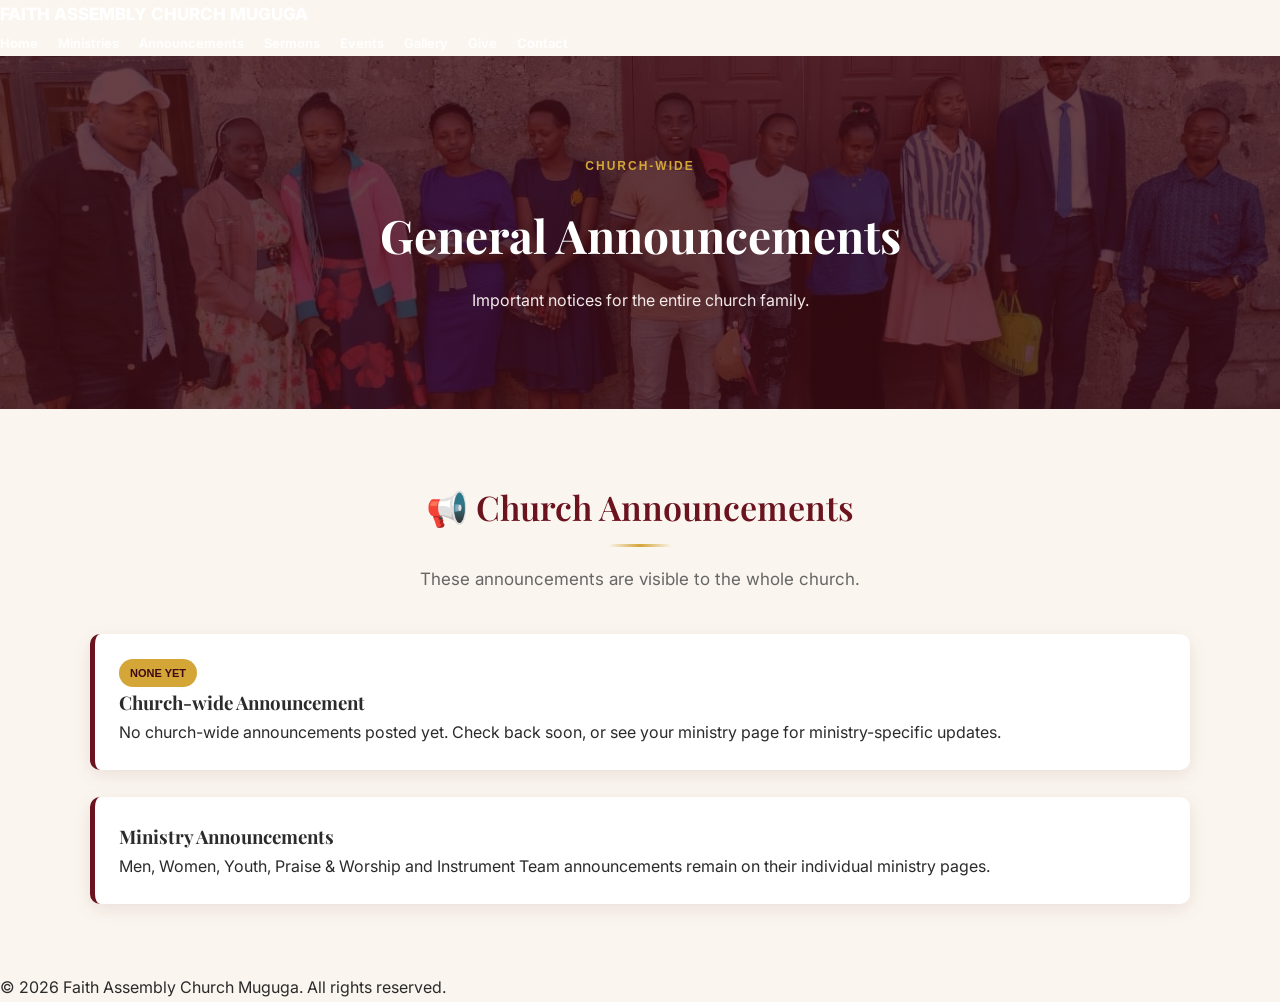
<file: pages/announcements.html>
<!DOCTYPE html>
<html lang="en">

<head>

<meta charset="UTF-8">

<meta name="viewport"
content="width=device-width, initial-scale=1.0">

<title>Announcements | Faith Assembly Church Muguga</title>

<link rel="preconnect" href="https://fonts.googleapis.com">
<link rel="preconnect" href="https://fonts.gstatic.com" crossorigin>
<link
href="https://fonts.googleapis.com/css2?family=Inter:wght@400;500;600;700;800&family=Playfair+Display:wght@500;600;700&display=swap"
rel="stylesheet">
<link rel="stylesheet" href="../css/style.css?v=2">
<link rel="stylesheet" href="../css/animation.css?v=2">
<link rel="stylesheet" href="../css/pages.css?v=2">

</head>

<body>

<header>

<nav>

<div class="logo">
FAITH ASSEMBLY CHURCH MUGUGA
</div>

<button class="menu-toggle" id="menuToggle">
&#9776;
</button>

<ul class="nav-links" id="navLinks">
<li><a href="../index.html">Home</a></li>
<li><a href="ministries.html">Ministries</a></li>
<li><a href="announcements.html">Announcements</a></li>
<li><a href="sermons.html">Sermons</a></li>
<li><a href="events.html">Events</a></li>
<li><a href="gallery.html">Gallery</a></li>
<li><a href="give.html">Give</a></li>
<li><a href="contact.html">Contact</a></li>
</ul>

</nav>

</header>


<section class="page-hero">

<span class="small-title">
CHURCH-WIDE
</span>

<h1>General Announcements</h1>

<p>
Important notices for the entire church family.
</p>

</section>


<section class="page-wrap">

<div class="container">

<div class="section-heading">

<h2>📢 Church Announcements</h2>

<p>
These announcements are visible to the
whole church.
</p>

</div>


<div id="churchAnnouncementsList">

<div class="notice" id="announcementsPlaceholder">

<span class="badge">NONE YET</span>

<h3>
Church-wide Announcement
</h3>

<p>
No church-wide announcements posted yet.
Check back soon, or see your ministry page for
ministry-specific updates.
</p>

</div>

</div>

<script>
// ⚠️ Update this once your backend is hosted (see hosting notes).
(async function loadChurchAnnouncements() {
    const API_BASE = "https://ragnar1454.pythonanywhere.com";
    try {
        const res = await fetch(`${API_BASE}/api/announcements/church`);
        if (!res.ok) return;
        const items = await res.json();
        if (items.length === 0) return;

        const list = document.getElementById("churchAnnouncementsList");
        list.innerHTML = items.map(a => `
            <div class="notice" style="margin-bottom:20px;">
                <h3>${a.title}</h3>
                <p>${a.message}</p>
                <small>${a.created_at}</small>
            </div>
        `).join("");
    } catch (err) {
        console.log("Announcements not loaded, showing placeholder:", err);
    }
})();
</script>


<br>


<div class="notice">

<h3>
Ministry Announcements
</h3>

<p>
Men, Women, Youth, Praise & Worship and
Instrument Team announcements remain on
their individual ministry pages.
</p>

</div>

</div>

</section>


<footer>

<p>
&copy; 2026 Faith Assembly Church Muguga.
All rights reserved.
</p>

</footer>

<script src="../js/main.js?v=2"></script>

</body>

</html>
</file>
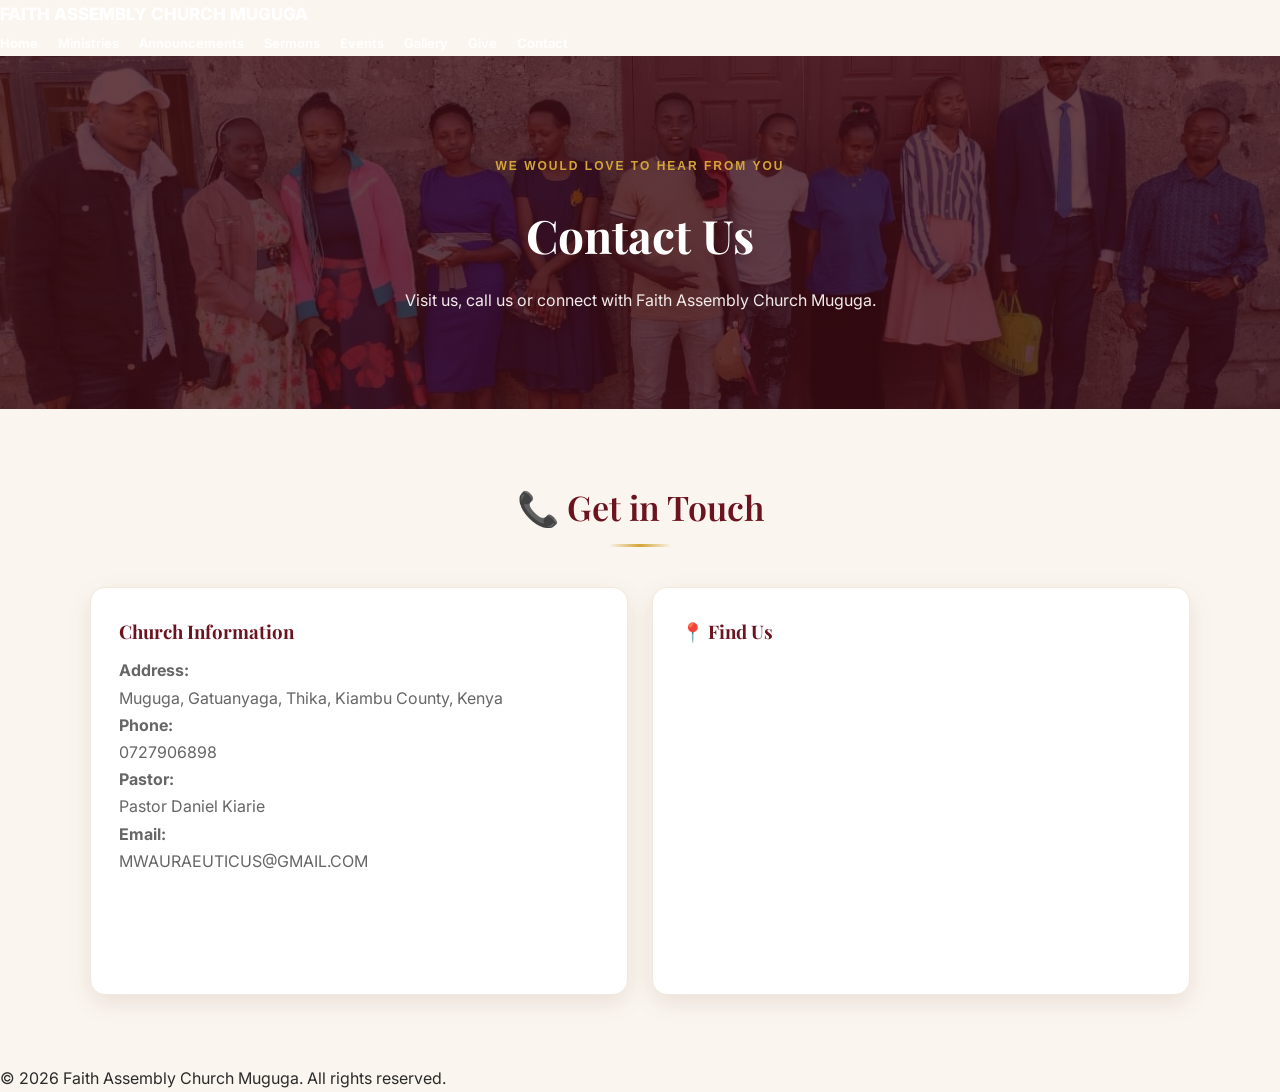
<file: pages/contact.html>
<!DOCTYPE html>
<html lang="en">

<head>

<meta charset="UTF-8">

<meta name="viewport"
content="width=device-width, initial-scale=1.0">

<title>Contact | Faith Assembly Church Muguga</title>

<link rel="preconnect" href="https://fonts.googleapis.com">
<link rel="preconnect" href="https://fonts.gstatic.com" crossorigin>
<link
href="https://fonts.googleapis.com/css2?family=Inter:wght@400;500;600;700;800&family=Playfair+Display:wght@500;600;700&display=swap"
rel="stylesheet">
<link rel="stylesheet" href="../css/style.css?v=2">
<link rel="stylesheet" href="../css/animation.css?v=2">
<link rel="stylesheet" href="../css/pages.css?v=2">

</head>

<body>

<header>

<nav>

<div class="logo">
FAITH ASSEMBLY CHURCH MUGUGA
</div>

<button class="menu-toggle" id="menuToggle">
&#9776;
</button>

<ul class="nav-links" id="navLinks">
<li><a href="../index.html">Home</a></li>
<li><a href="ministries.html">Ministries</a></li>
<li><a href="announcements.html">Announcements</a></li>
<li><a href="sermons.html">Sermons</a></li>
<li><a href="events.html">Events</a></li>
<li><a href="gallery.html">Gallery</a></li>
<li><a href="give.html">Give</a></li>
<li><a href="contact.html">Contact</a></li>
</ul>

</nav>

</header>


<section class="page-hero">

<span class="small-title">
WE WOULD LOVE TO HEAR FROM YOU
</span>

<h1>Contact Us</h1>

<p>
Visit us, call us or connect with
Faith Assembly Church Muguga.
</p>

</section>


<section class="page-wrap">

<div class="container">

<div class="section-heading">

<h2>📞 Get in Touch</h2>

</div>


<div class="card-grid">


<div class="site-card">

<h3>
Church Information
</h3>

<p>
<strong>Address:</strong><br>

Muguga, Gatuanyaga, Thika,
Kiambu County, Kenya
</p>


<p>

<strong>Phone:</strong><br>

<a href="tel:0727906898">
0727906898
</a>

</p>


<p>

<strong>Pastor:</strong><br>

Pastor Daniel Kiarie

</p>


<p>

<strong>Email:</strong><br>

<a href="mailto:MWAURAEUTICUS@GMAIL.COM">
MWAURAEUTICUS@GMAIL.COM
</a>

</p>

</div>


<div class="site-card">

<h3>
📍 Find Us
</h3>

<iframe
src="https://www.google.com/maps?q=Gatuanyaga,Thika,Kenya&output=embed"
title="Faith Assembly Church Muguga location"
style="
width:100%;
height:300px;
border:0;
border-radius:10px;
">
</iframe>

</div>


</div>

</div>

</section>


<footer>

<p>
&copy; 2026 Faith Assembly Church Muguga.
All rights reserved.
</p>

</footer>


<script src="../js/main.js?v=2"></script>

</body>

</html>
</file>
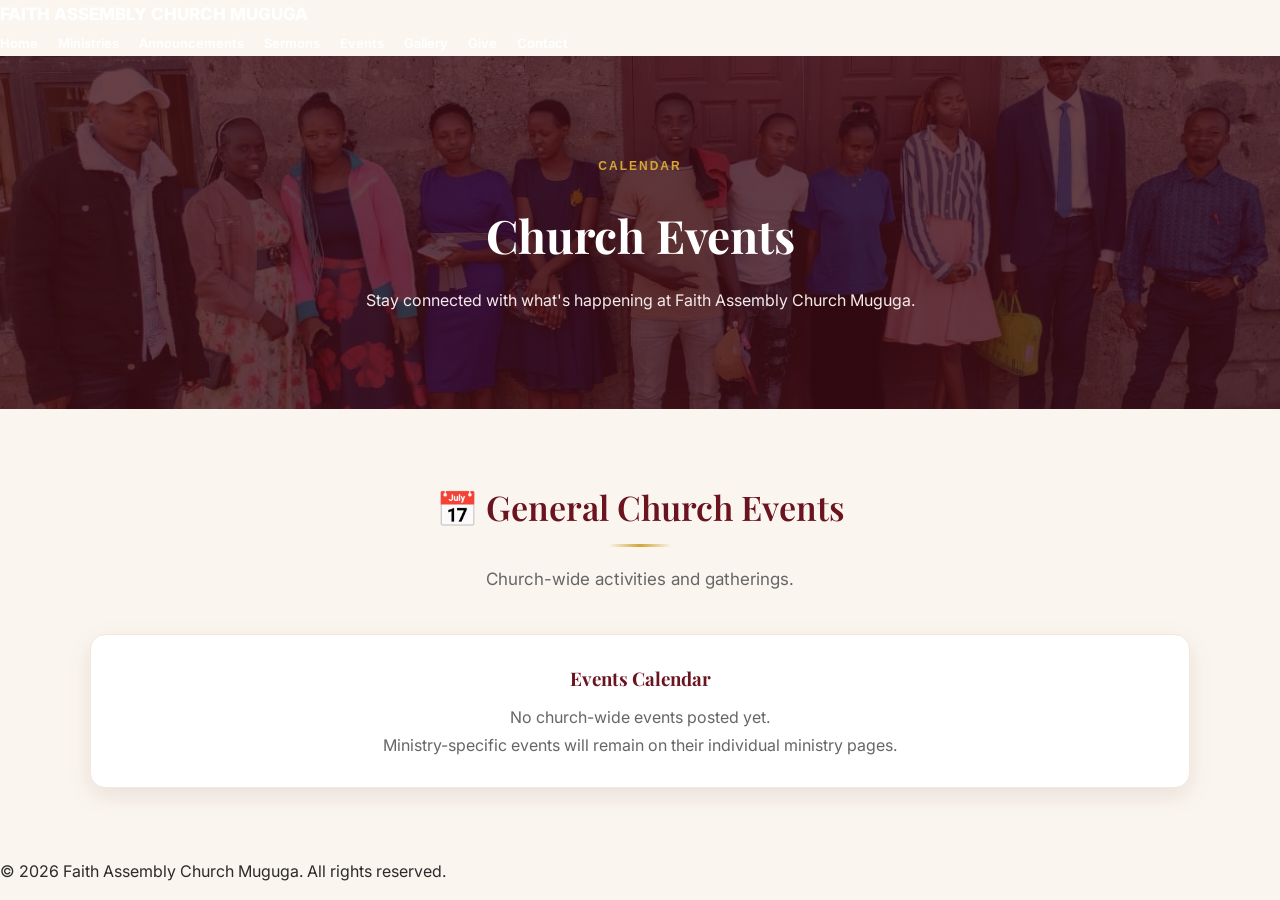
<file: pages/events.html>
<!DOCTYPE html>
<html lang="en">

<head>

<meta charset="UTF-8">

<meta name="viewport"
content="width=device-width, initial-scale=1.0">

<title>Events | Faith Assembly Church Muguga</title>

<link rel="preconnect" href="https://fonts.googleapis.com">
<link rel="preconnect" href="https://fonts.gstatic.com" crossorigin>
<link
href="https://fonts.googleapis.com/css2?family=Inter:wght@400;500;600;700;800&family=Playfair+Display:wght@500;600;700&display=swap"
rel="stylesheet">
<link rel="stylesheet" href="../css/style.css?v=2">
<link rel="stylesheet" href="../css/animation.css?v=2">
<link rel="stylesheet" href="../css/pages.css?v=2">

</head>

<body>

<header>

<nav>

<div class="logo">
FAITH ASSEMBLY CHURCH MUGUGA
</div>

<button class="menu-toggle" id="menuToggle">
&#9776;
</button>

<ul class="nav-links" id="navLinks">
<li><a href="../index.html">Home</a></li>
<li><a href="ministries.html">Ministries</a></li>
<li><a href="announcements.html">Announcements</a></li>
<li><a href="sermons.html">Sermons</a></li>
<li><a href="events.html">Events</a></li>
<li><a href="gallery.html">Gallery</a></li>
<li><a href="give.html">Give</a></li>
<li><a href="contact.html">Contact</a></li>
</ul>

</nav>

</header>


<section class="page-hero">

<span class="small-title">
CALENDAR
</span>

<h1>Church Events</h1>

<p>
Stay connected with what's happening
at Faith Assembly Church Muguga.
</p>

</section>


<section class="page-wrap">

<div class="container">

<div class="section-heading">

<h2>📅 General Church Events</h2>

<p>
Church-wide activities and gatherings.
</p>

</div>


<div class="card-grid" id="churchEventsGrid">

<div class="site-card center" id="eventsPlaceholder">

<h3>
Events Calendar
</h3>

<p>
No church-wide events posted yet.
</p>

<p>
Ministry-specific events will remain
on their individual ministry pages.
</p>

</div>

</div>

<script>
// ⚠️ Update this once your backend is hosted (see hosting notes).
(async function loadChurchEvents() {
    const API_BASE = "https://ragnar1454.pythonanywhere.com";
    try {
        const res = await fetch(`${API_BASE}/api/events/church`);
        if (!res.ok) return;
        const events = await res.json();
        if (events.length === 0) return;

        const grid = document.getElementById("churchEventsGrid");
        grid.innerHTML = events.map(ev => `
            <div class="site-card">
                <h3>${ev.title}</h3>
                ${ev.event_date ? `<p><strong>📅 ${ev.event_date}${ev.event_time ? " at " + ev.event_time : ""}</strong></p>` : ""}
                ${ev.description ? `<p>${ev.description}</p>` : ""}
            </div>
        `).join("");
    } catch (err) {
        console.log("Events not loaded, showing placeholder:", err);
    }
})();
</script>

</div>

</section>


<footer>

<p>
&copy; 2026 Faith Assembly Church Muguga.
All rights reserved.
</p>

</footer>

<script src="../js/main.js?v=2"></script>

</body>

</html>
</file>
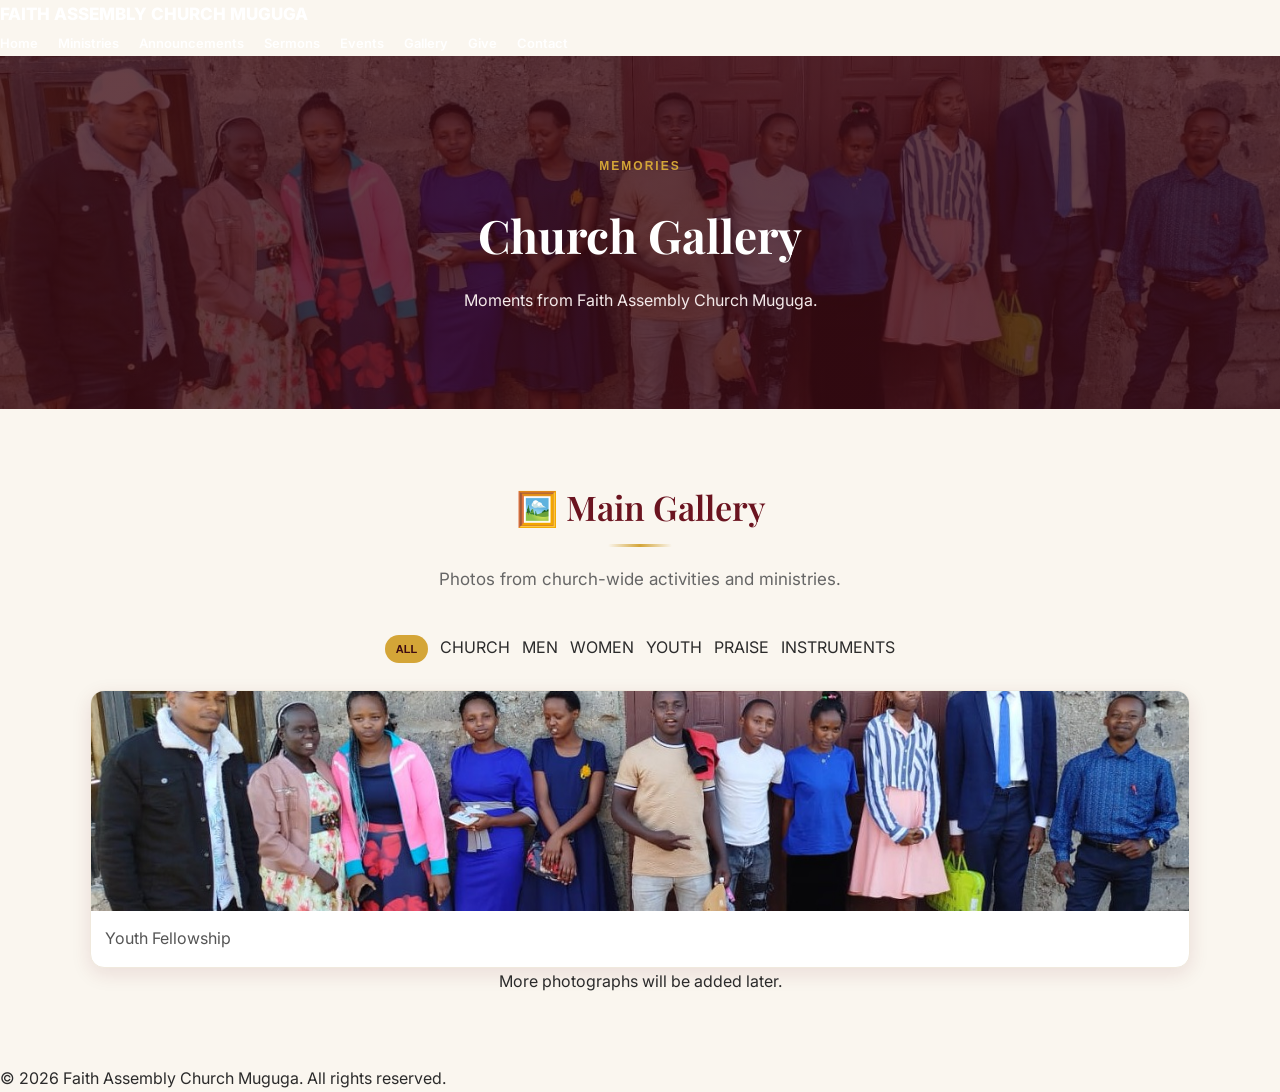
<file: pages/gallery.html>
<!DOCTYPE html>
<html lang="en">

<head>

<meta charset="UTF-8">

<meta name="viewport"
content="width=device-width, initial-scale=1.0">

<title>Gallery | Faith Assembly Church Muguga</title>

<link rel="preconnect" href="https://fonts.googleapis.com">
<link rel="preconnect" href="https://fonts.gstatic.com" crossorigin>
<link
href="https://fonts.googleapis.com/css2?family=Inter:wght@400;500;600;700;800&family=Playfair+Display:wght@500;600;700&display=swap"
rel="stylesheet">
<link rel="stylesheet" href="../css/style.css?v=2">
<link rel="stylesheet" href="../css/animation.css?v=2">
<link rel="stylesheet" href="../css/pages.css?v=2">

</head>

<body>

<header>

<nav>

<div class="logo">
FAITH ASSEMBLY CHURCH MUGUGA
</div>

<button class="menu-toggle" id="menuToggle">
&#9776;
</button>

<ul class="nav-links" id="navLinks">
<li><a href="../index.html">Home</a></li>
<li><a href="ministries.html">Ministries</a></li>
<li><a href="announcements.html">Announcements</a></li>
<li><a href="sermons.html">Sermons</a></li>
<li><a href="events.html">Events</a></li>
<li><a href="gallery.html">Gallery</a></li>
<li><a href="give.html">Give</a></li>
<li><a href="contact.html">Contact</a></li>
</ul>

</nav>

</header>


<section class="page-hero">

<span class="small-title">
MEMORIES
</span>

<h1>Church Gallery</h1>

<p>
Moments from Faith Assembly Church Muguga.
</p>

</section>


<section class="page-wrap">

<div class="container">

<div class="section-heading">

<h2>🖼️ Main Gallery</h2>

<p>
Photos from church-wide activities and ministries.
</p>

</div>


<div class="center">

<span class="badge">ALL</span>

&nbsp; CHURCH &nbsp;

MEN &nbsp;

WOMEN &nbsp;

YOUTH &nbsp;

PRAISE &nbsp;

INSTRUMENTS

</div>


<br>


<div class="gallery-grid" id="churchGalleryGrid">

<figure class="gallery-item" id="churchGalleryPlaceholder">

<img src="../images/youth-group.jpg"
alt="Faith Assembly Church Youth">

<figcaption>
Youth Fellowship
</figcaption>

</figure>

</div>


<p class="center" id="galleryMoreNote">

More photographs will be added later.

</p>

<script>
// ⚠️ Update this once your backend is hosted (see hosting notes).
(async function loadChurchGallery() {
    const API_BASE = "https://ragnar1454.pythonanywhere.com";
    try {
        const res = await fetch(`${API_BASE}/api/gallery/church`);
        if (!res.ok) return;
        const items = await res.json();
        if (items.length === 0) return;

        const grid = document.getElementById("churchGalleryGrid");
        grid.innerHTML = items.map(item => `
            <figure class="gallery-item">
                ${item.media_type === "video"
                    ? `<video src="${API_BASE}${item.url}" controls style="width:100%; height:220px; object-fit:cover; display:block;"></video>`
                    : `<img src="${API_BASE}${item.url}" alt="${item.caption || 'Church photo'}">`}
                <figcaption>${item.caption || ""}</figcaption>
            </figure>
        `).join("");

        document.getElementById("galleryMoreNote").style.display = "none";
    } catch (err) {
        console.log("Church gallery not loaded, showing placeholder:", err);
    }
})();
</script>

</div>

</section>


<footer>

<p>
&copy; 2026 Faith Assembly Church Muguga.
All rights reserved.
</p>

</footer>

<script src="../js/main.js?v=2"></script>

</body>

</html>
</file>
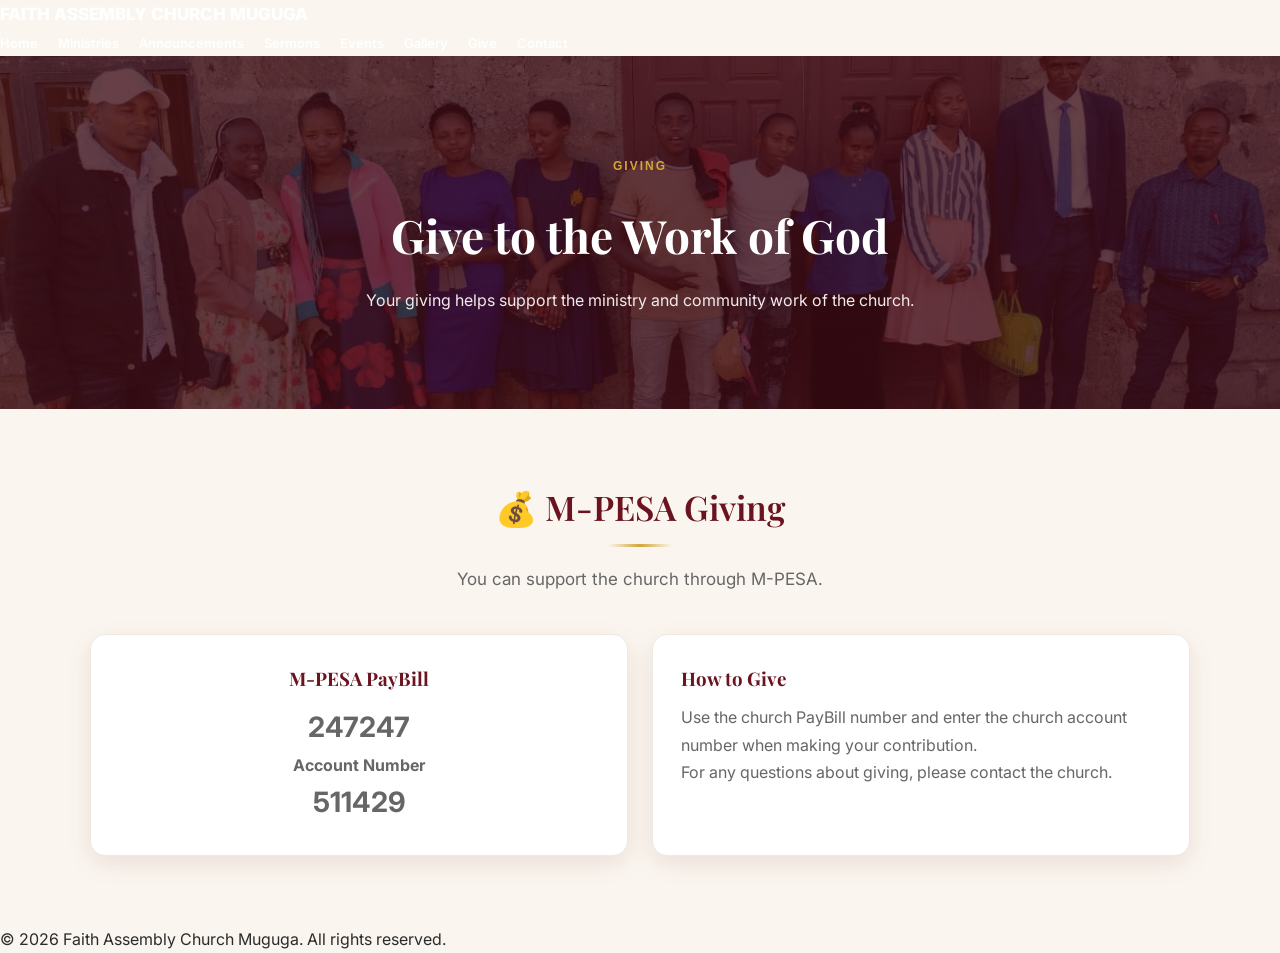
<file: pages/give.html>
<!DOCTYPE html>
<html lang="en">

<head>

<meta charset="UTF-8">

<meta name="viewport"
content="width=device-width, initial-scale=1.0">

<title>Giving | Faith Assembly Church Muguga</title>

<link rel="preconnect" href="https://fonts.googleapis.com">
<link rel="preconnect" href="https://fonts.gstatic.com" crossorigin>
<link
href="https://fonts.googleapis.com/css2?family=Inter:wght@400;500;600;700;800&family=Playfair+Display:wght@500;600;700&display=swap"
rel="stylesheet">
<link rel="stylesheet" href="../css/style.css?v=2">
<link rel="stylesheet" href="../css/animation.css?v=2">
<link rel="stylesheet" href="../css/pages.css?v=2">

</head>

<body>

<header>

<nav>

<div class="logo">
FAITH ASSEMBLY CHURCH MUGUGA
</div>

<button class="menu-toggle" id="menuToggle">
&#9776;
</button>

<ul class="nav-links" id="navLinks">
<li><a href="../index.html">Home</a></li>
<li><a href="ministries.html">Ministries</a></li>
<li><a href="announcements.html">Announcements</a></li>
<li><a href="sermons.html">Sermons</a></li>
<li><a href="events.html">Events</a></li>
<li><a href="gallery.html">Gallery</a></li>
<li><a href="give.html">Give</a></li>
<li><a href="contact.html">Contact</a></li>
</ul>

</nav>

</header>


<section class="page-hero">

<span class="small-title">
GIVING
</span>

<h1>Give to the Work of God</h1>

<p>
Your giving helps support the ministry
and community work of the church.
</p>

</section>


<section class="page-wrap">

<div class="container">

<div class="section-heading">

<h2>💰 M-PESA Giving</h2>

<p>
You can support the church through M-PESA.
</p>

</div>


<div class="card-grid">


<div class="site-card center">

<h3>
M-PESA PayBill
</h3>

<p class="paybill">
247247
</p>

<p>
<strong>
Account Number
</strong>
</p>

<p class="paybill">
511429
</p>

</div>


<div class="site-card">

<h3>
How to Give
</h3>

<p>
Use the church PayBill number and enter
the church account number when making
your contribution.
</p>

<p>
For any questions about giving, please
contact the church.
</p>

</div>


</div>

</div>

</section>


<footer>

<p>
&copy; 2026 Faith Assembly Church Muguga.
All rights reserved.
</p>

</footer>

<script src="../js/main.js?v=2"></script>

</body>

</html>
</file>
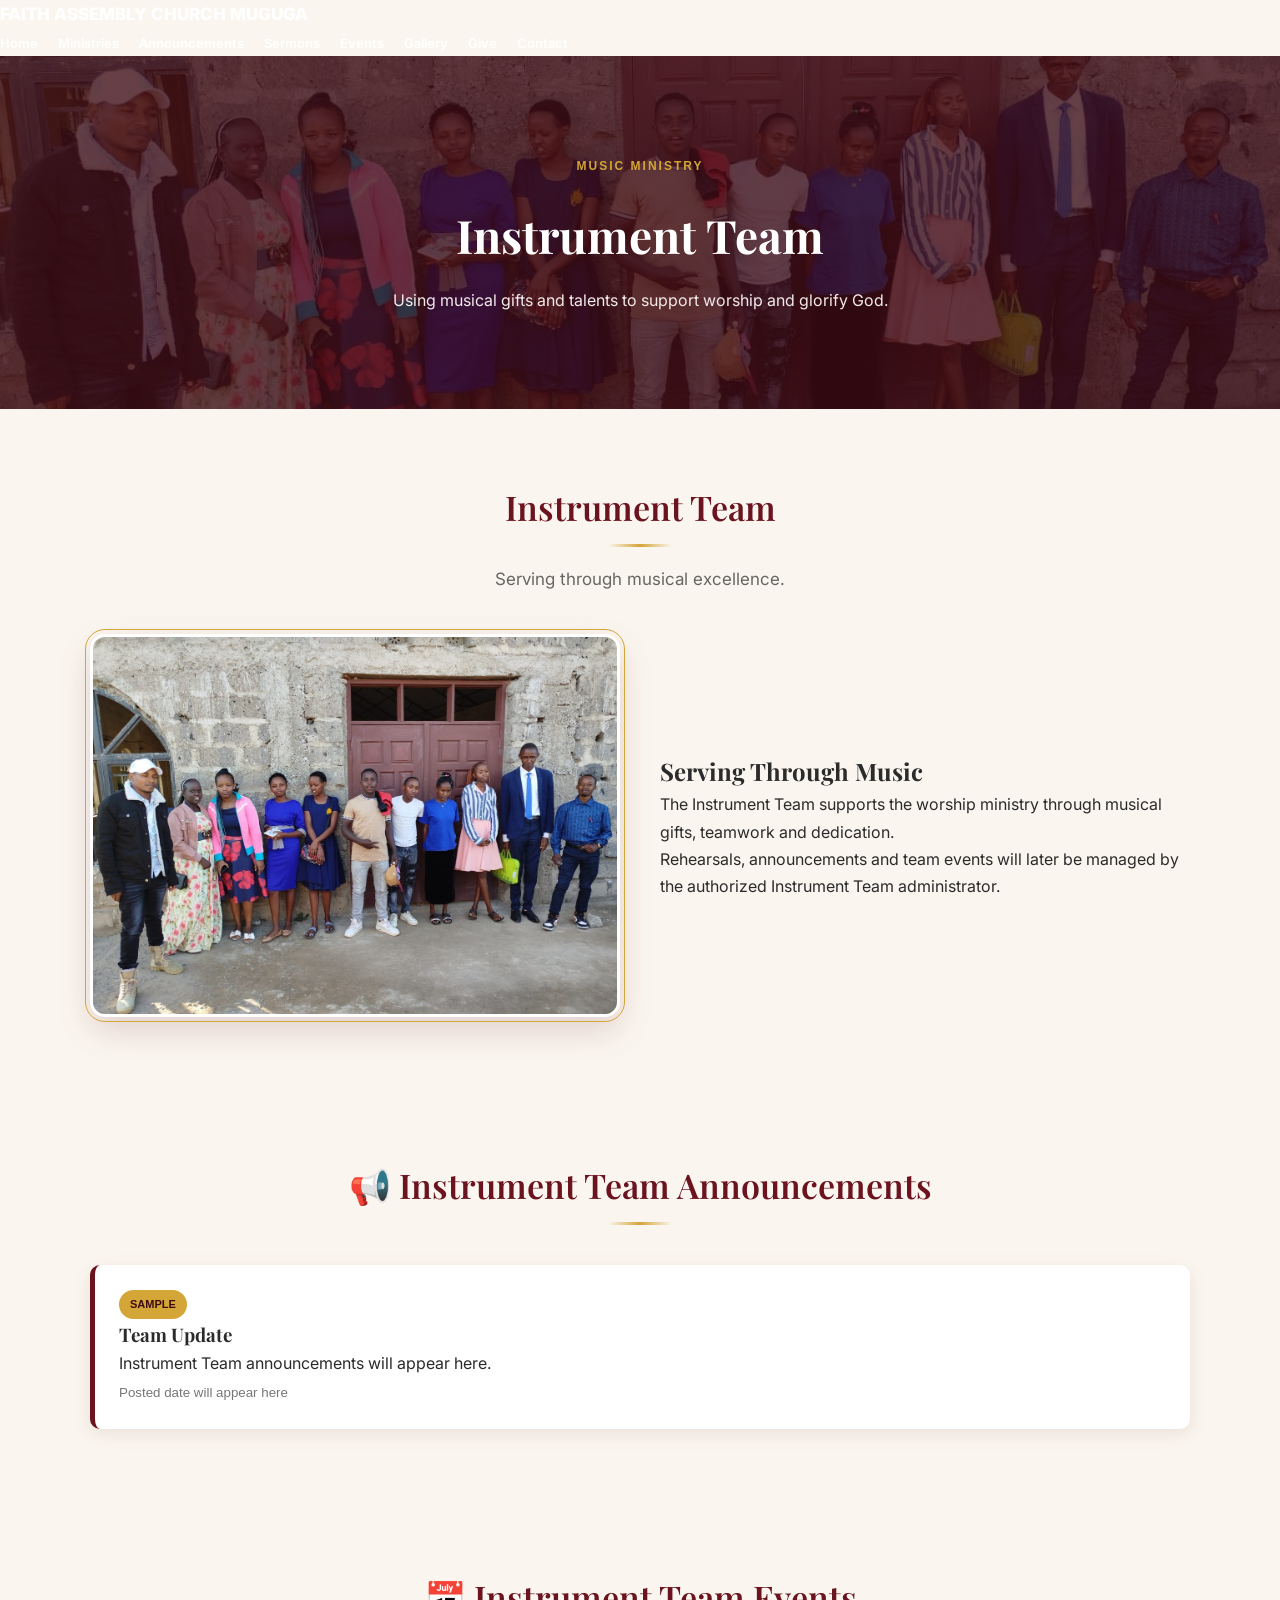
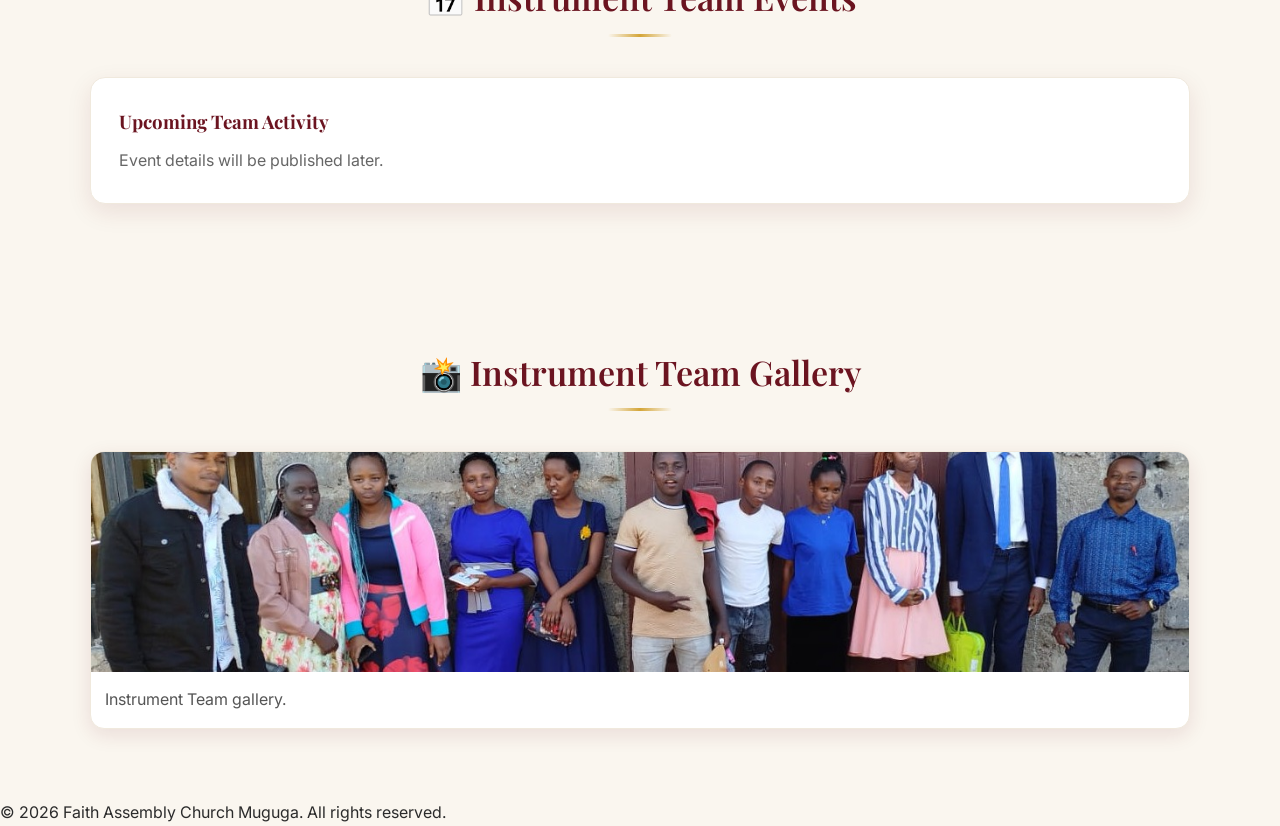
<file: pages/instruments.html>
<!DOCTYPE html>
<html lang="en">

<head>

<meta charset="UTF-8">

<meta name="viewport"
content="width=device-width, initial-scale=1.0">

<title>Instrument Team | Faith Assembly Church Muguga</title>

<link rel="preconnect" href="https://fonts.googleapis.com">
<link rel="preconnect" href="https://fonts.gstatic.com" crossorigin>
<link
href="https://fonts.googleapis.com/css2?family=Inter:wght@400;500;600;700;800&family=Playfair+Display:wght@500;600;700&display=swap"
rel="stylesheet">
<link rel="stylesheet" href="../css/style.css?v=2">
<link rel="stylesheet" href="../css/animation.css?v=2">
<link rel="stylesheet" href="../css/pages.css?v=2">

</head>

<body>

<header>

<nav>

<div class="logo">
FAITH ASSEMBLY CHURCH MUGUGA
</div>

<button class="menu-toggle" id="menuToggle">
&#9776;
</button>

<ul class="nav-links" id="navLinks">
<li><a href="../index.html">Home</a></li>
<li><a href="ministries.html">Ministries</a></li>
<li><a href="announcements.html">Announcements</a></li>
<li><a href="sermons.html">Sermons</a></li>
<li><a href="events.html">Events</a></li>
<li><a href="gallery.html">Gallery</a></li>
<li><a href="give.html">Give</a></li>
<li><a href="contact.html">Contact</a></li>
</ul>

</nav>

</header>


<section class="page-hero">

<span class="small-title">
MUSIC MINISTRY
</span>

<h1>Instrument Team</h1>

<p>
Using musical gifts and talents to support
worship and glorify God.
</p>

</section>


<section class="page-wrap">

<div class="container">

<div class="section-heading">

<h2>Instrument Team</h2>

<p>
Serving through musical excellence.
</p>

</div>


<div class="ministry-intro">

<img src="../images/youth-group.jpg"
alt="Instrument Team">

<div>

<h2>Serving Through Music</h2>

<p>
The Instrument Team supports the worship
ministry through musical gifts, teamwork
and dedication.
</p>

<p>
Rehearsals, announcements and team events
will later be managed by the authorized
Instrument Team administrator.
</p>

</div>

</div>

</div>

</section>


<section class="page-wrap alt">

<div class="container">

<div class="section-heading">

<h2>📢 Instrument Team Announcements</h2>

</div>

<div class="notice">

<span class="badge">SAMPLE</span>

<h3>Team Update</h3>

<p>
Instrument Team announcements will appear
here.
</p>

<small>
Posted date will appear here
</small>

</div>

</div>

</section>


<section class="page-wrap">

<div class="container">

<div class="section-heading">

<h2>📅 Instrument Team Events</h2>

</div>

<div class="card-grid">

<div class="site-card">

<h3>Upcoming Team Activity</h3>

<p>
Event details will be published later.
</p>

</div>

</div>

</div>

</section>


<section class="page-wrap alt">

<div class="container">

<div class="section-heading">

<h2>📸 Instrument Team Gallery</h2>

</div>

<div class="gallery-grid">

<figure class="gallery-item">

<img src="../images/youth-group.jpg"
alt="Instrument Team">

<figcaption>
Instrument Team gallery.
</figcaption>

</figure>

</div>

</div>

</section>


<footer>

<p>
&copy; 2026 Faith Assembly Church Muguga.
All rights reserved.
</p>

</footer>

<script src="../js/main.js?v=2"></script>

</body>

</html>
</file>
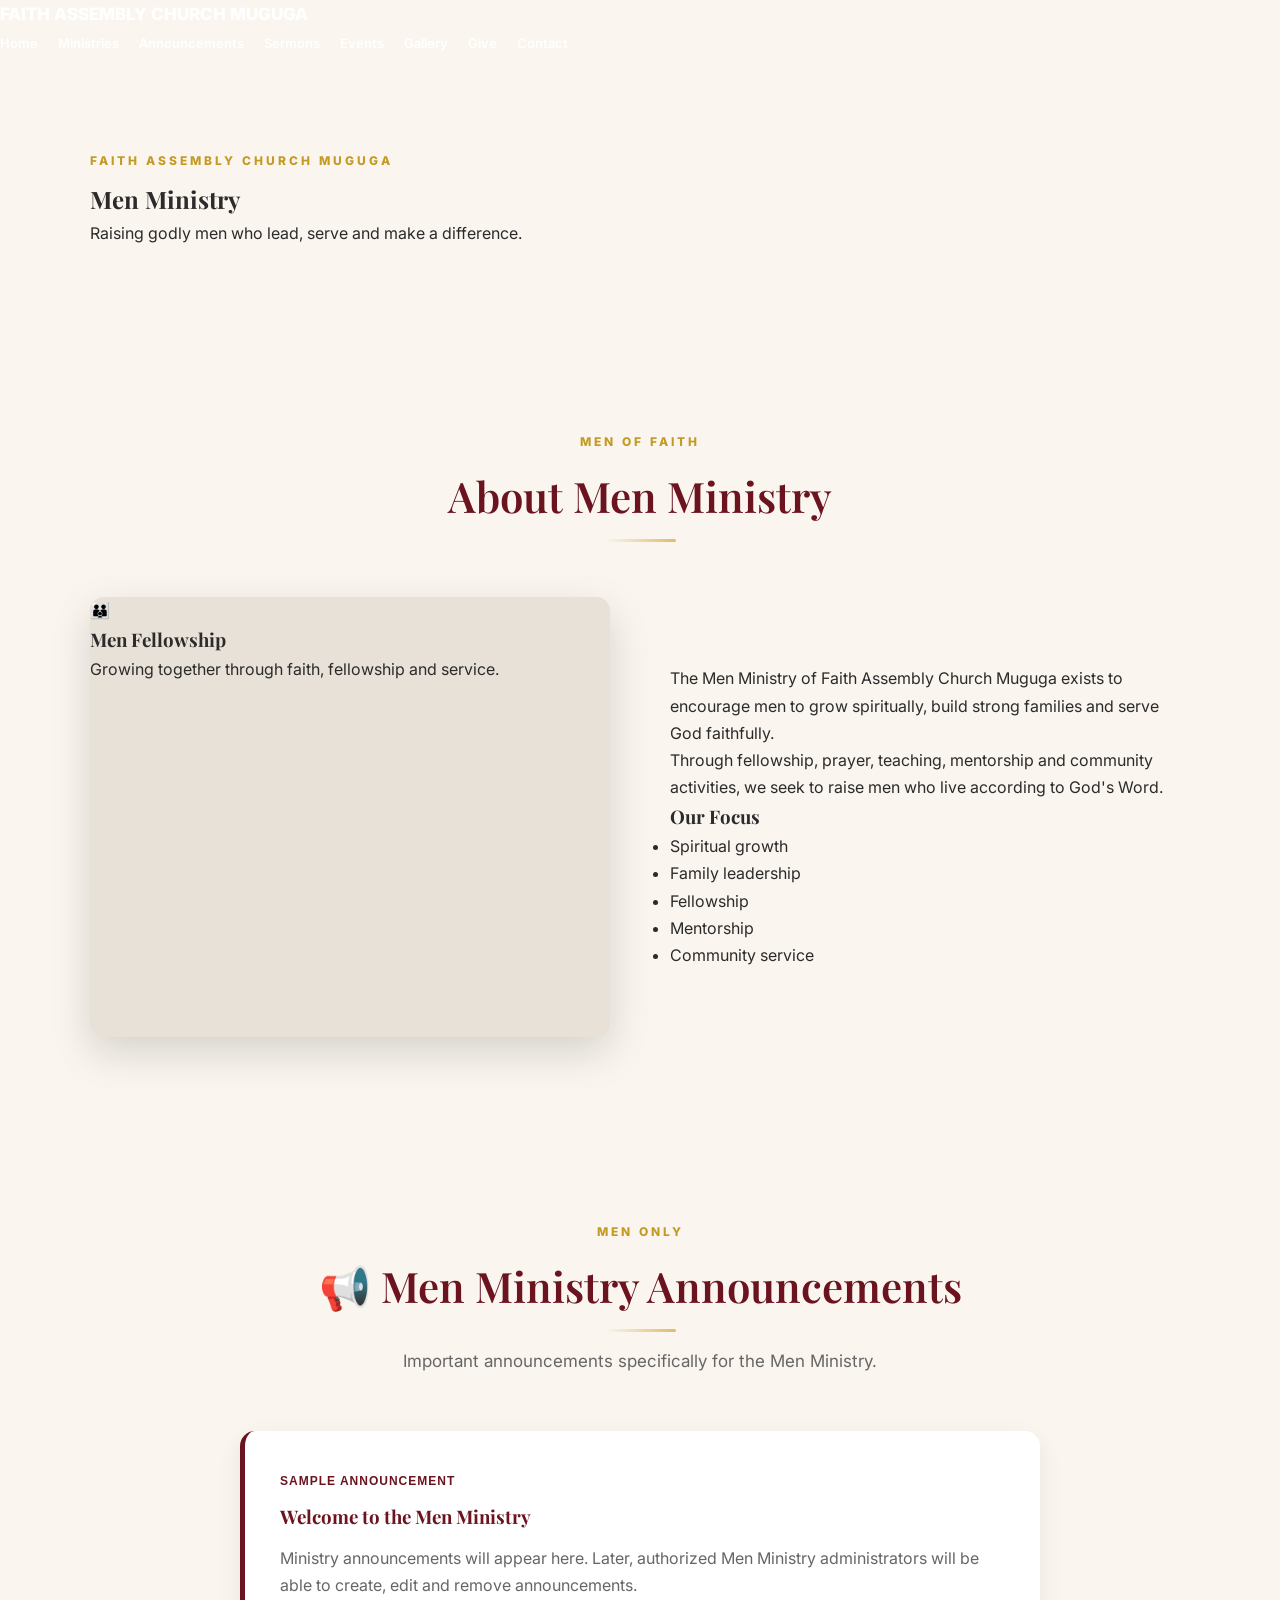
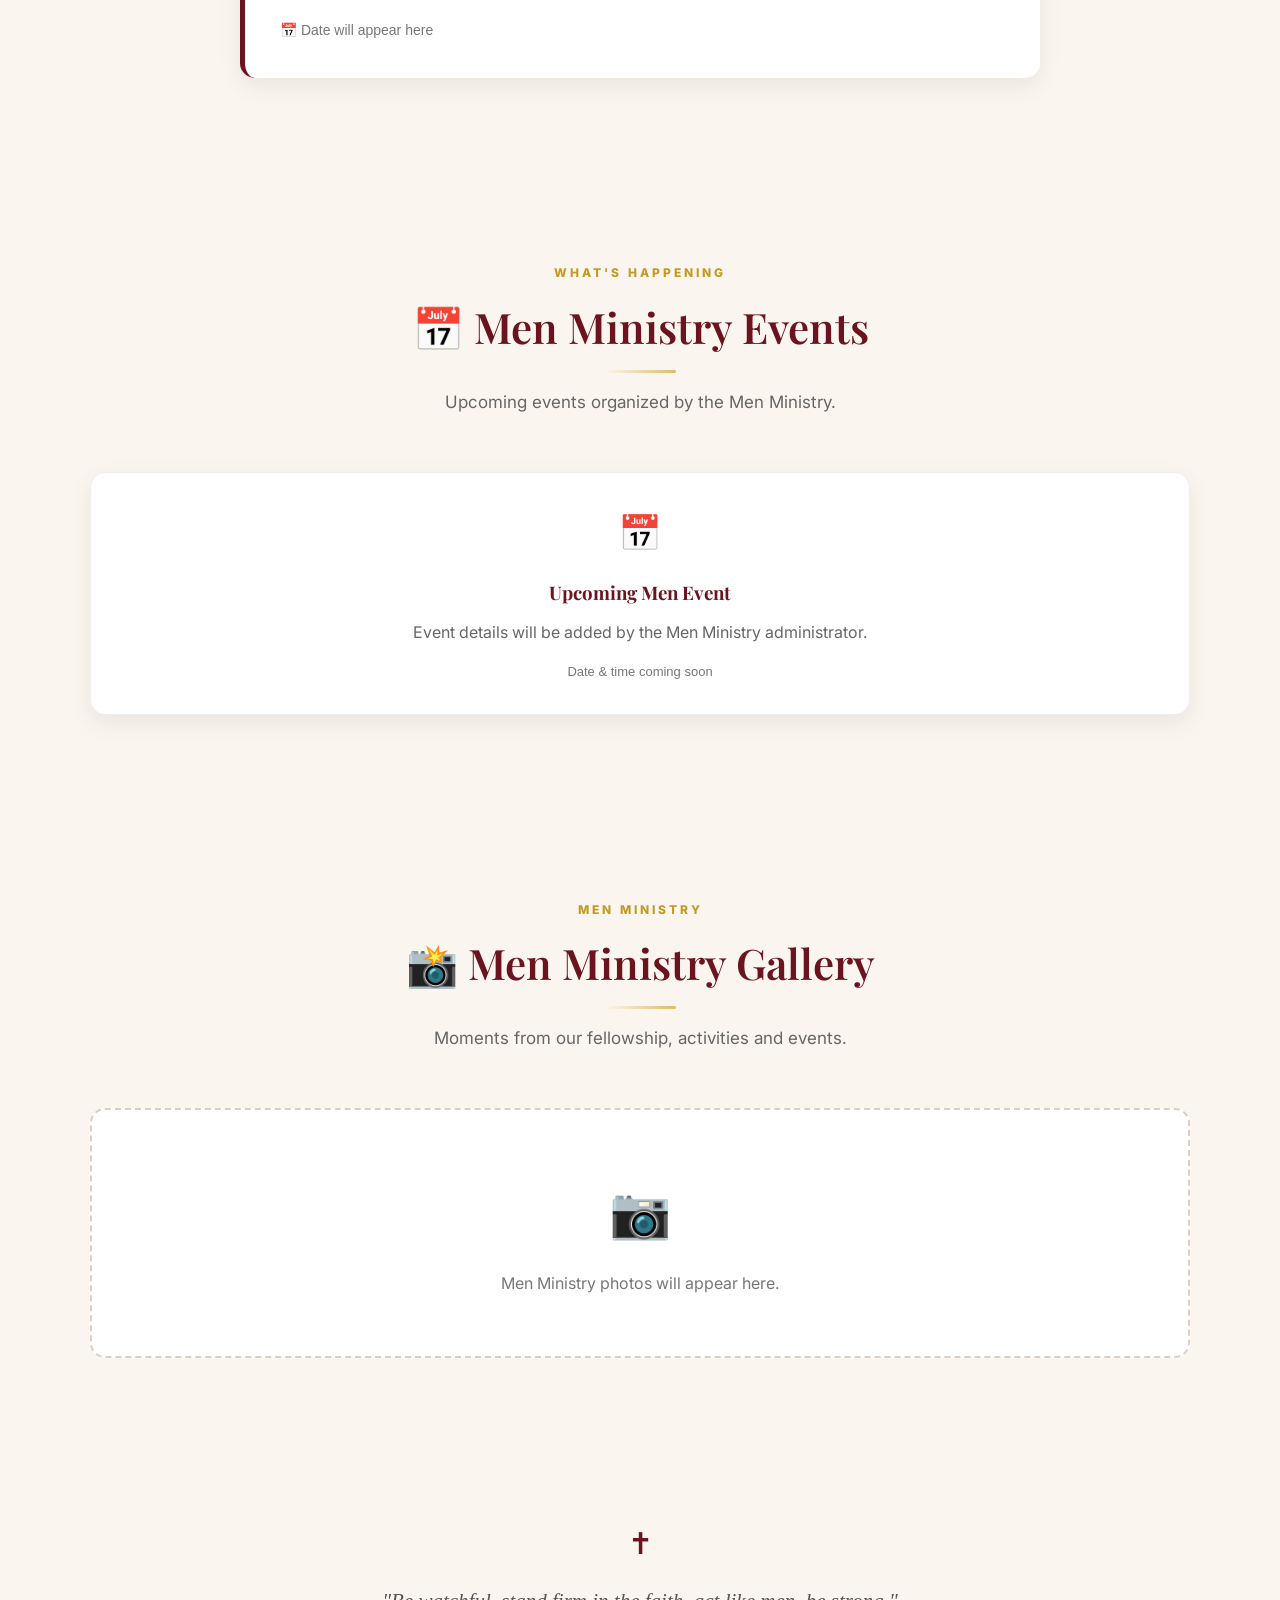
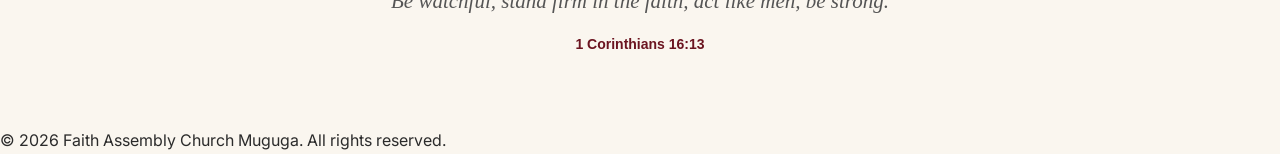
<file: pages/men.html>
<!DOCTYPE html>
<html lang="en">

<head>
    <meta charset="UTF-8">

    <meta name="viewport" content="width=device-width, initial-scale=1.0">

    <title>Men Ministry | Faith Assembly Church Muguga</title>

    <link rel="preconnect" href="https://fonts.googleapis.com">
<link rel="preconnect" href="https://fonts.gstatic.com" crossorigin>
<link
href="https://fonts.googleapis.com/css2?family=Inter:wght@400;500;600;700;800&family=Playfair+Display:wght@500;600;700&display=swap"
rel="stylesheet">
<link rel="stylesheet" href="../css/style.css?v=2">
    <link rel="stylesheet" href="../css/animation.css?v=2">
</head>

<body>

<header>

    <nav>

        <div class="logo">
            FAITH ASSEMBLY CHURCH MUGUGA
        </div>

        <button class="menu-toggle" id="menuToggle">
            &#9776;
        </button>

        <ul class="nav-links" id="navLinks">
<li><a href="../index.html">Home</a></li>
<li><a href="ministries.html">Ministries</a></li>
<li><a href="announcements.html">Announcements</a></li>
<li><a href="sermons.html">Sermons</a></li>
<li><a href="events.html">Events</a></li>
<li><a href="gallery.html">Gallery</a></li>
<li><a href="give.html">Give</a></li>
<li><a href="contact.html">Contact</a></li>
</ul>

    </nav>

</header>


<!-- ==============================
     MEN HERO
============================== -->

<section class="page-hero">

    <div class="container">

        <span class="small-title">
            FAITH ASSEMBLY CHURCH MUGUGA
        </span>

        <h1>
            Men Ministry
        </h1>

        <p>
            Raising godly men who lead, serve
            and make a difference.
        </p>

    </div>

</section>


<!-- ==============================
     ABOUT MEN MINISTRY
============================== -->

<section>

    <div class="container">

        <div class="section-heading">

            <span class="small-title">
                MEN OF FAITH
            </span>

            <h2>
                About Men Ministry
            </h2>

        </div>


        <div class="about-grid">

            <div class="about-image">

                <div>
                    👨‍👨‍👦

                    <h3>
                        Men Fellowship
                    </h3>

                    <p>
                        Growing together through
                        faith, fellowship and service.
                    </p>
                </div>

            </div>


            <div class="about-text">

                <p>
                    The Men Ministry of Faith Assembly
                    Church Muguga exists to encourage
                    men to grow spiritually, build strong
                    families and serve God faithfully.
                </p>

                <p>
                    Through fellowship, prayer, teaching,
                    mentorship and community activities,
                    we seek to raise men who live according
                    to God's Word.
                </p>

                <h3>
                    Our Focus
                </h3>

                <ul>

                    <li>
                        Spiritual growth
                    </li>

                    <li>
                        Family leadership
                    </li>

                    <li>
                        Fellowship
                    </li>

                    <li>
                        Mentorship
                    </li>

                    <li>
                        Community service
                    </li>

                </ul>

            </div>

        </div>

    </div>

</section>


<!-- ==============================
     MEN ANNOUNCEMENTS
============================== -->

<section class="ministry-section">

    <div class="container">

        <div class="section-heading">

            <span class="small-title">
                MEN ONLY
            </span>

            <h2>
                📢 Men Ministry Announcements
            </h2>

            <p>
                Important announcements specifically
                for the Men Ministry.
            </p>

        </div>


        <div class="announcement-card">

            <span class="announcement-label">
                SAMPLE ANNOUNCEMENT
            </span>

            <h3>
                Welcome to the Men Ministry
            </h3>

            <p>
                Ministry announcements will appear
                here. Later, authorized Men Ministry
                administrators will be able to create,
                edit and remove announcements.
            </p>

            <span class="announcement-date">
                📅 Date will appear here
            </span>

        </div>

    </div>

</section>


<!-- ==============================
     MEN EVENTS
============================== -->

<section>

    <div class="container">

        <div class="section-heading">

            <span class="small-title">
                WHAT'S HAPPENING
            </span>

            <h2>
                📅 Men Ministry Events
            </h2>

            <p>
                Upcoming events organized by the
                Men Ministry.
            </p>

        </div>


        <div class="events-grid" id="menEventsGrid">

            <div class="event-card" id="menEventsPlaceholder">

                <div class="event-icon">
                    📅
                </div>

                <h3>
                    Upcoming Men Event
                </h3>

                <p>
                    Event details will be added
                    by the Men Ministry administrator.
                </p>

                <span>
                    Date & time coming soon
                </span>

            </div>

        </div>

        <script>
        // ⚠️ Update this once your backend is hosted (see hosting notes).
        (async function loadMenEvents() {
            const API_BASE = "https://ragnar1454.pythonanywhere.com";
            try {
                const res = await fetch(`${API_BASE}/api/events/men`);
                if (!res.ok) return;
                const events = await res.json();
                if (events.length === 0) return;

                const grid = document.getElementById("menEventsGrid");
                grid.innerHTML = events.map(ev => `
                    <div class="event-card">
                        <div class="event-icon">📅</div>
                        <h3>${ev.title}</h3>
                        ${ev.description ? `<p>${ev.description}</p>` : ""}
                        <span>${ev.event_date || ""}${ev.event_time ? " at " + ev.event_time : ""}</span>
                    </div>
                `).join("");
            } catch (err) {
                console.log("Men events not loaded, showing placeholder:", err);
            }
        })();
        </script>

    </div>

</section>


<!-- ==============================
     MEN GALLERY
============================== -->

<section class="ministry-section">

    <div class="container">

        <div class="section-heading">

            <span class="small-title">
                MEN MINISTRY
            </span>

            <h2>
                📸 Men Ministry Gallery
            </h2>

            <p>
                Moments from our fellowship,
                activities and events.
            </p>

        </div>


        <div class="ministry-gallery">

            <div class="gallery-placeholder" id="menGalleryPlaceholder">

                <span>📷</span>

                <p>
                    Men Ministry photos will appear here.
                </p>

            </div>

            <div class="gallery-grid" id="menGalleryGrid" style="display:none;"></div>

        </div>

    </div>

</section>

<script>
// ⚠️ Update this once your backend is hosted (see hosting notes).
const MEN_GALLERY_API = "https://ragnar1454.pythonanywhere.com";

(async function loadMenGallery() {
    try {
        const res = await fetch(`${MEN_GALLERY_API}/api/gallery/men`);
        if (!res.ok) return;
        const images = await res.json();
        if (images.length === 0) return;

        const grid = document.getElementById("menGalleryGrid");
        const placeholder = document.getElementById("menGalleryPlaceholder");

        grid.innerHTML = images.map(img => `
            <figure class="gallery-item">
                ${img.media_type === "video"
                    ? `<video src="${MEN_GALLERY_API}${img.url}" controls style="width:100%; height:220px; object-fit:cover; display:block;"></video>`
                    : `<img src="${MEN_GALLERY_API}${img.url}" alt="${img.caption || 'Men Ministry'}">`}
                <figcaption>${img.caption || ""}</figcaption>
            </figure>
        `).join("");

        placeholder.style.display = "none";
        grid.style.display = "grid";
    } catch (err) {
        // Backend not reachable yet — keep showing the placeholder.
        console.log("Gallery not loaded:", err);
    }
})();
</script>


<!-- ==============================
     BIBLE VERSE
============================== -->

<section class="ministry-verse">

    <div class="container">

        <div class="verse-content">

            <span>✝</span>

            <p>
                "Be watchful, stand firm in the faith,
                act like men, be strong."
            </p>

            <strong>
                1 Corinthians 16:13
            </strong>

        </div>

    </div>

</section>


<footer>

    <p>
        &copy; 2026 Faith Assembly Church Muguga.
        All rights reserved.
    </p>

</footer>


<script src="../js/main.js?v=2"></script>

</body>

</html>
</file>
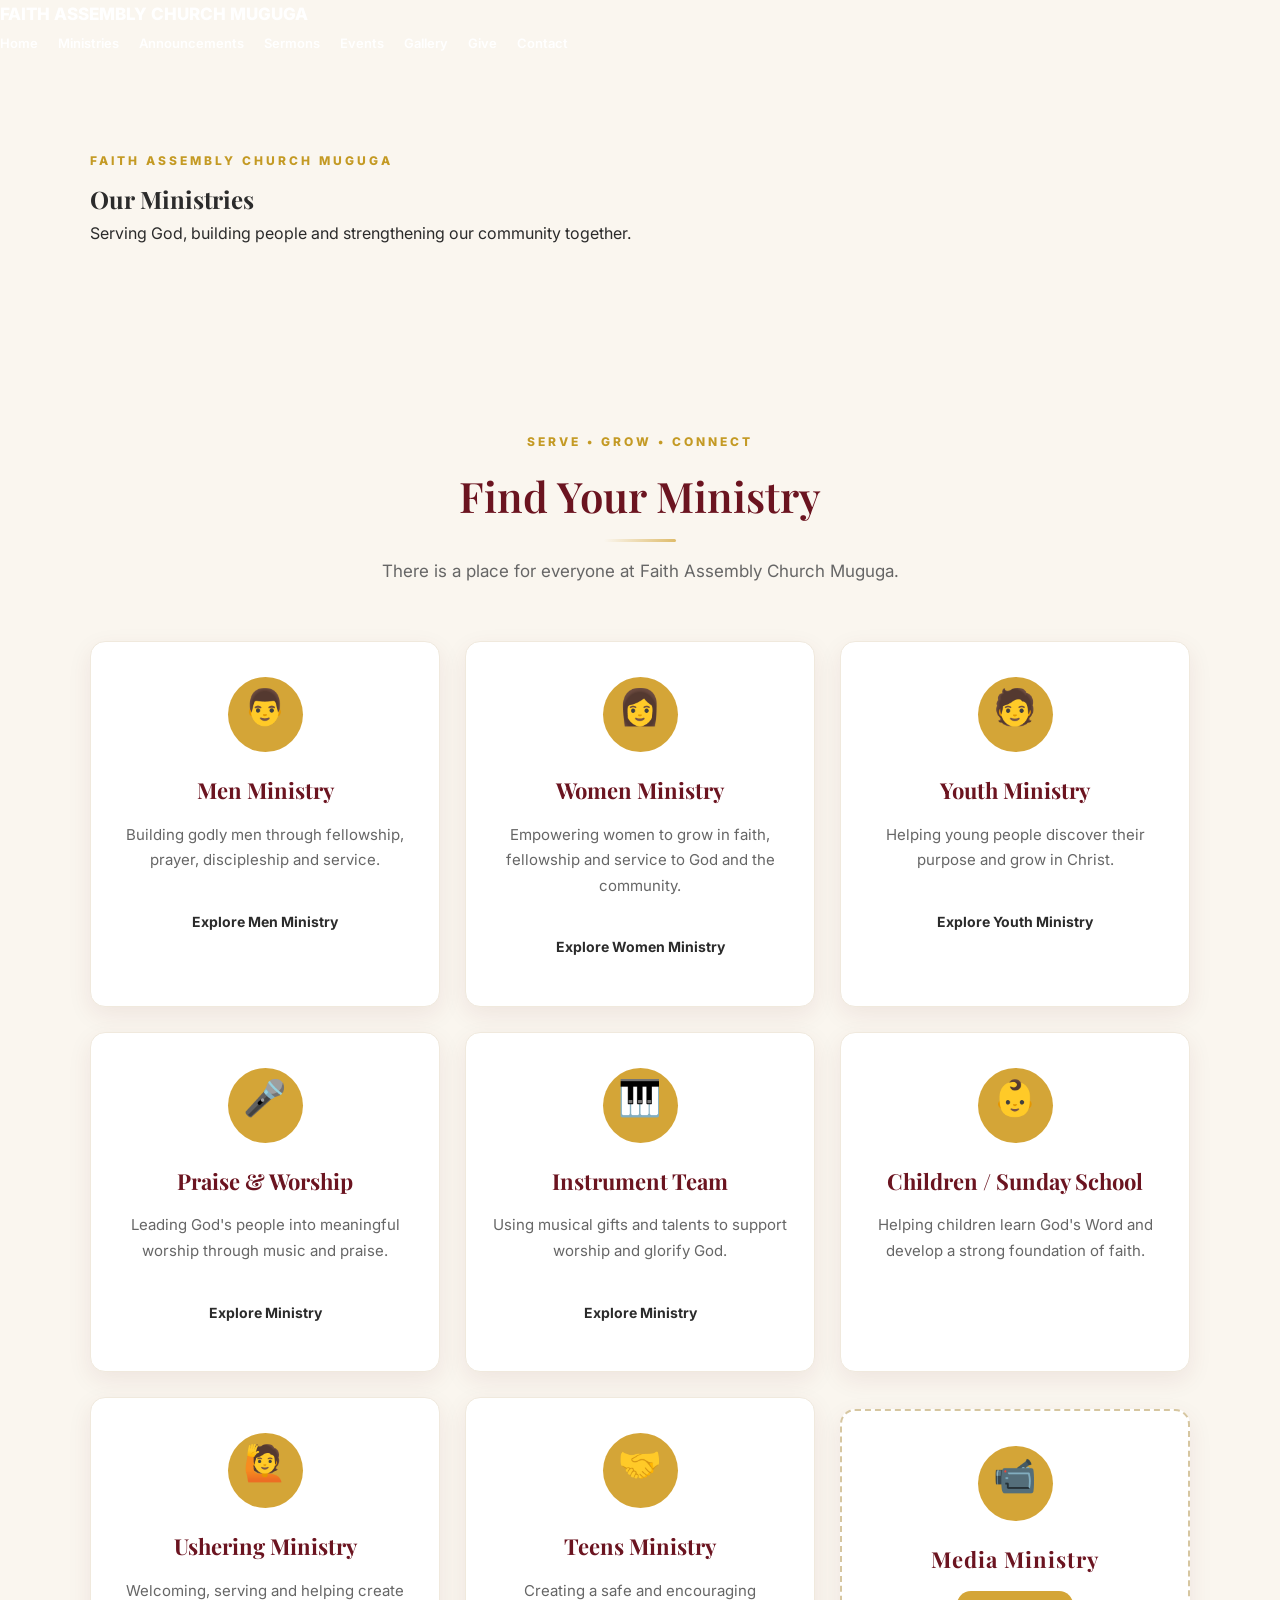
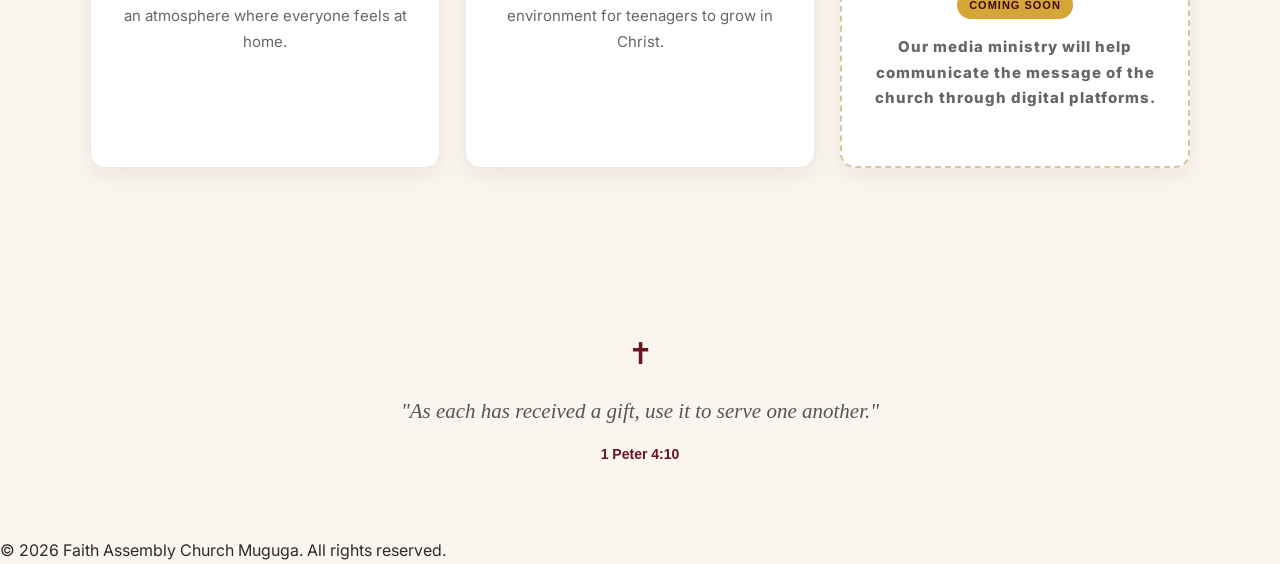
<file: pages/ministries.html>
<!DOCTYPE html>
<html lang="en">

<head>

    <meta charset="UTF-8">

    <meta name="viewport"
          content="width=device-width, initial-scale=1.0">

    <title>Ministries | Faith Assembly Church Muguga</title>

    <!-- MAIN WEBSITE CSS -->
    <link rel="preconnect" href="https://fonts.googleapis.com">
<link rel="preconnect" href="https://fonts.gstatic.com" crossorigin>
<link
href="https://fonts.googleapis.com/css2?family=Inter:wght@400;500;600;700;800&family=Playfair+Display:wght@500;600;700&display=swap"
rel="stylesheet">
<link rel="stylesheet" href="../css/style.css?v=2">

    <!-- ANIMATIONS -->
    <link rel="stylesheet" href="../css/animation.css?v=2">

</head>

<body>

<!-- ==========================================
     HEADER
========================================== -->

<header>

    <nav>

        <div class="logo">
            FAITH ASSEMBLY CHURCH MUGUGA
        </div>

        <button
            class="menu-toggle"
            id="menuToggle">

            &#9776;

        </button>

        <ul class="nav-links" id="navLinks">
<li><a href="../index.html">Home</a></li>
<li><a href="ministries.html">Ministries</a></li>
<li><a href="announcements.html">Announcements</a></li>
<li><a href="sermons.html">Sermons</a></li>
<li><a href="events.html">Events</a></li>
<li><a href="gallery.html">Gallery</a></li>
<li><a href="give.html">Give</a></li>
<li><a href="contact.html">Contact</a></li>
</ul>

    </nav>

</header>


<!-- ==========================================
     PAGE HERO
========================================== -->

<section class="page-hero">

    <div class="container">

        <span class="small-title">
            FAITH ASSEMBLY CHURCH MUGUGA
        </span>

        <h1>
            Our Ministries
        </h1>

        <p>
            Serving God, building people and
            strengthening our community together.
        </p>

    </div>

</section>


<!-- ==========================================
     MINISTRIES
========================================== -->

<section>

    <div class="container">

        <div class="section-heading">

            <span class="small-title">
                SERVE • GROW • CONNECT
            </span>

            <h2>
                Find Your Ministry
            </h2>

            <p>
                There is a place for everyone at
                Faith Assembly Church Muguga.
            </p>

        </div>


        <div class="ministries-grid">


            <!-- MEN -->

            <div class="ministry-card">

                <div class="ministry-icon">
                    👨
                </div>

                <h3>
                    Men Ministry
                </h3>

                <p>
                    Building godly men through
                    fellowship, prayer, discipleship
                    and service.
                </p>

                <a
                    href="men.html"
                    class="btn">

                    Explore Men Ministry

                </a>

            </div>


            <!-- WOMEN -->

            <div class="ministry-card">

                <div class="ministry-icon">
                    👩
                </div>

                <h3>
                    Women Ministry
                </h3>

                <p>
                    Empowering women to grow in faith,
                    fellowship and service to God
                    and the community.
                </p>

                <a
                    href="women.html"
                    class="btn">

                    Explore Women Ministry

                </a>

            </div>


            <!-- YOUTH -->

            <div class="ministry-card">

                <div class="ministry-icon">
                    🧑
                </div>

                <h3>
                    Youth Ministry
                </h3>

                <p>
                    Helping young people discover
                    their purpose and grow in
                    Christ.
                </p>

                <a
                    href="youth.html"
                    class="btn">

                    Explore Youth Ministry

                </a>

            </div>


            <!-- PRAISE -->

            <div class="ministry-card">

                <div class="ministry-icon">
                    🎤
                </div>

                <h3>
                    Praise & Worship
                </h3>

                <p>
                    Leading God's people into
                    meaningful worship through
                    music and praise.
                </p>

                <a
                    href="praise.html"
                    class="btn">

                    Explore Ministry

                </a>

            </div>


            <!-- INSTRUMENT -->

            <div class="ministry-card">

                <div class="ministry-icon">
                    🎹
                </div>

                <h3>
                    Instrument Team
                </h3>

                <p>
                    Using musical gifts and talents
                    to support worship and glorify
                    God.
                </p>

                <a
                    href="instruments.html"
                    class="btn">

                    Explore Ministry

                </a>

            </div>


            <!-- CHILDREN -->

            <div class="ministry-card">

                <div class="ministry-icon">
                    👶
                </div>

                <h3>
                    Children / Sunday School
                </h3>

                <p>
                    Helping children learn God's Word
                    and develop a strong foundation
                    of faith.
                </p>

            </div>


            <!-- USHERING -->

            <div class="ministry-card">

                <div class="ministry-icon">
                    🙋
                </div>

                <h3>
                    Ushering Ministry
                </h3>

                <p>
                    Welcoming, serving and helping
                    create an atmosphere where
                    everyone feels at home.
                </p>

            </div>


            <!-- TEENS -->

            <div class="ministry-card">

                <div class="ministry-icon">
                    🤝
                </div>

                <h3>
                    Teens Ministry
                </h3>

                <p>
                    Creating a safe and encouraging
                    environment for teenagers to
                    grow in Christ.
                </p>

            </div>


            <!-- MEDIA -->

            <div class="ministry-card coming-soon">

                <div class="ministry-icon">
                    📹
                </div>

                <h3>
                    Media Ministry
                </h3>

                <span class="coming-badge">
                    COMING SOON
                </span>

                <p>
                    Our media ministry will help
                    communicate the message of the
                    church through digital platforms.
                </p>

            </div>


        </div>

    </div>

</section>


<!-- ==========================================
     BIBLE VERSE
========================================== -->

<section class="ministry-verse">

    <div class="container">

        <div class="verse-content">

            <span>
                ✝
            </span>

            <p>
                "As each has received a gift,
                use it to serve one another."
            </p>

            <strong>
                1 Peter 4:10
            </strong>

        </div>

    </div>

</section>


<!-- ==========================================
     FOOTER
========================================== -->

<footer>

    <p>
        &copy; 2026 Faith Assembly Church Muguga.
        All rights reserved.
    </p>

</footer>


<!-- ==========================================
     JAVASCRIPT
========================================== -->

<script src="../js/main.js?v=2"></script>

</body>

</html>
</file>
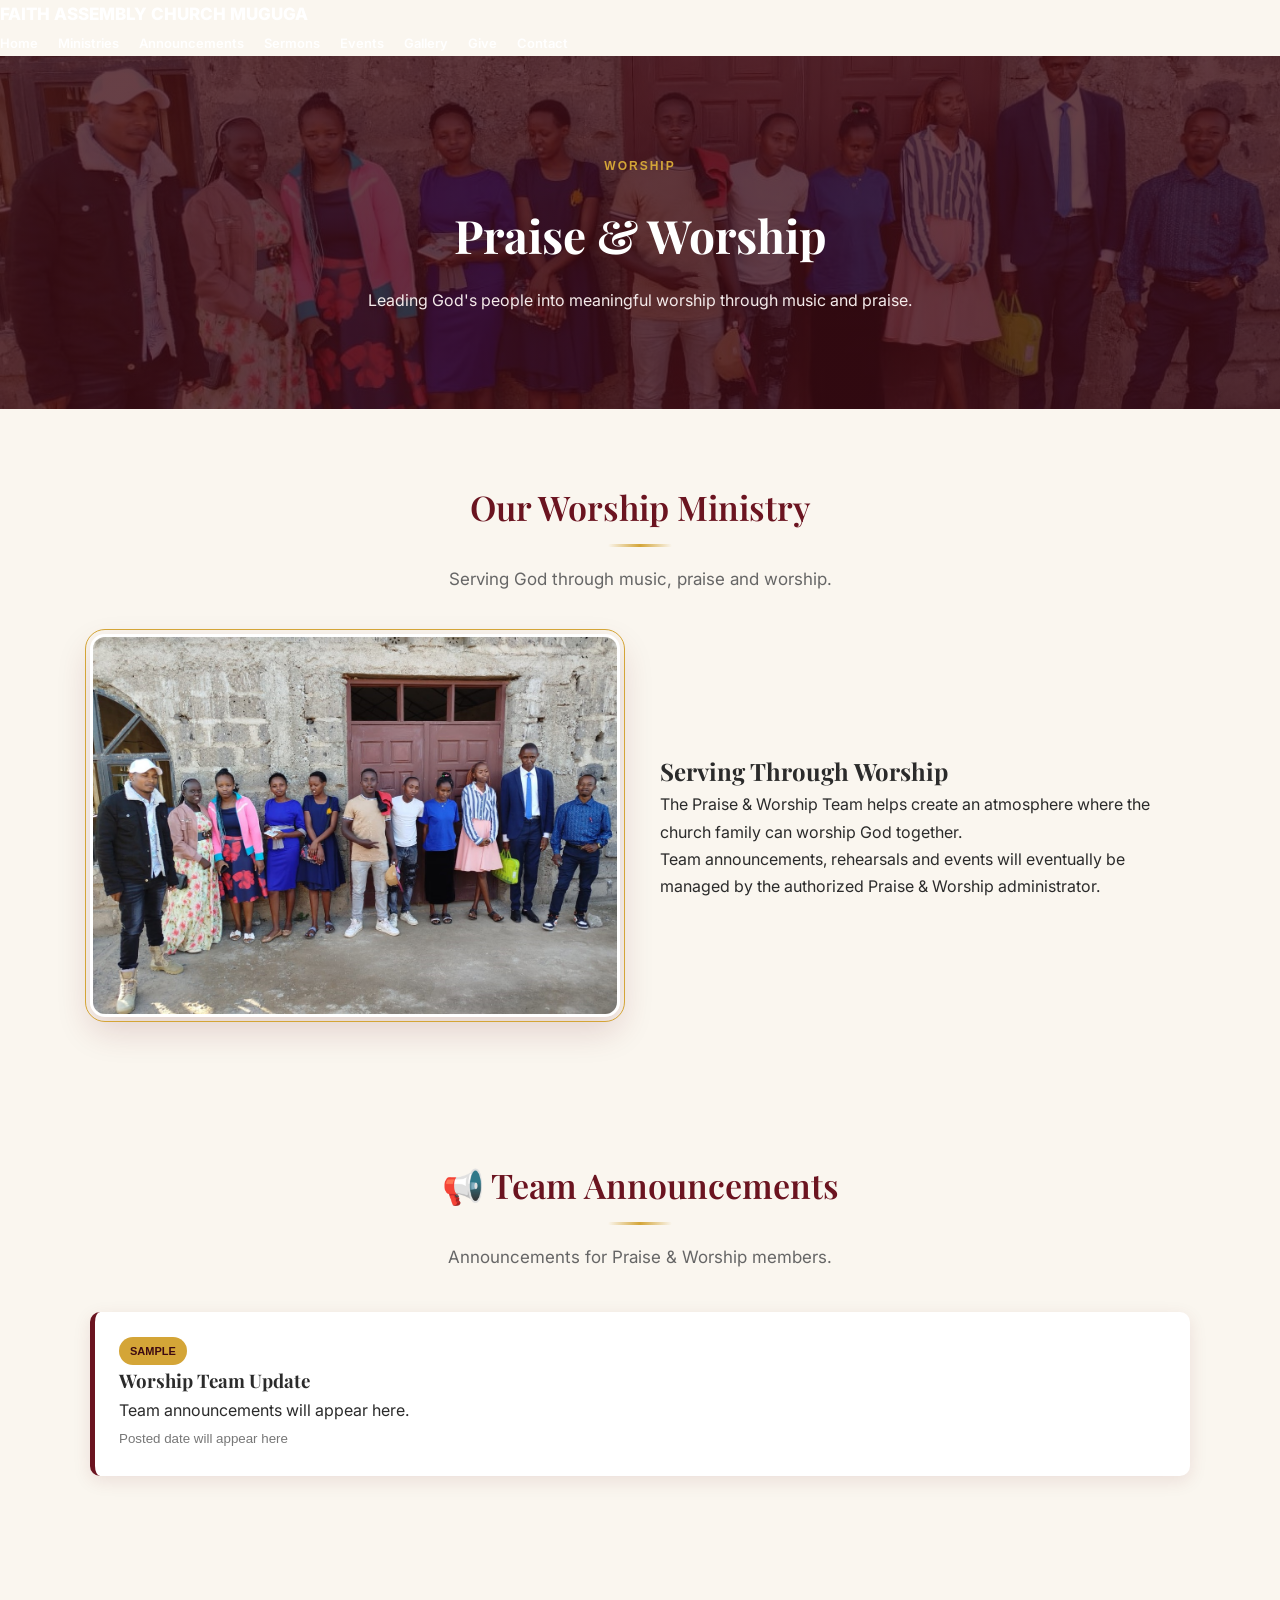
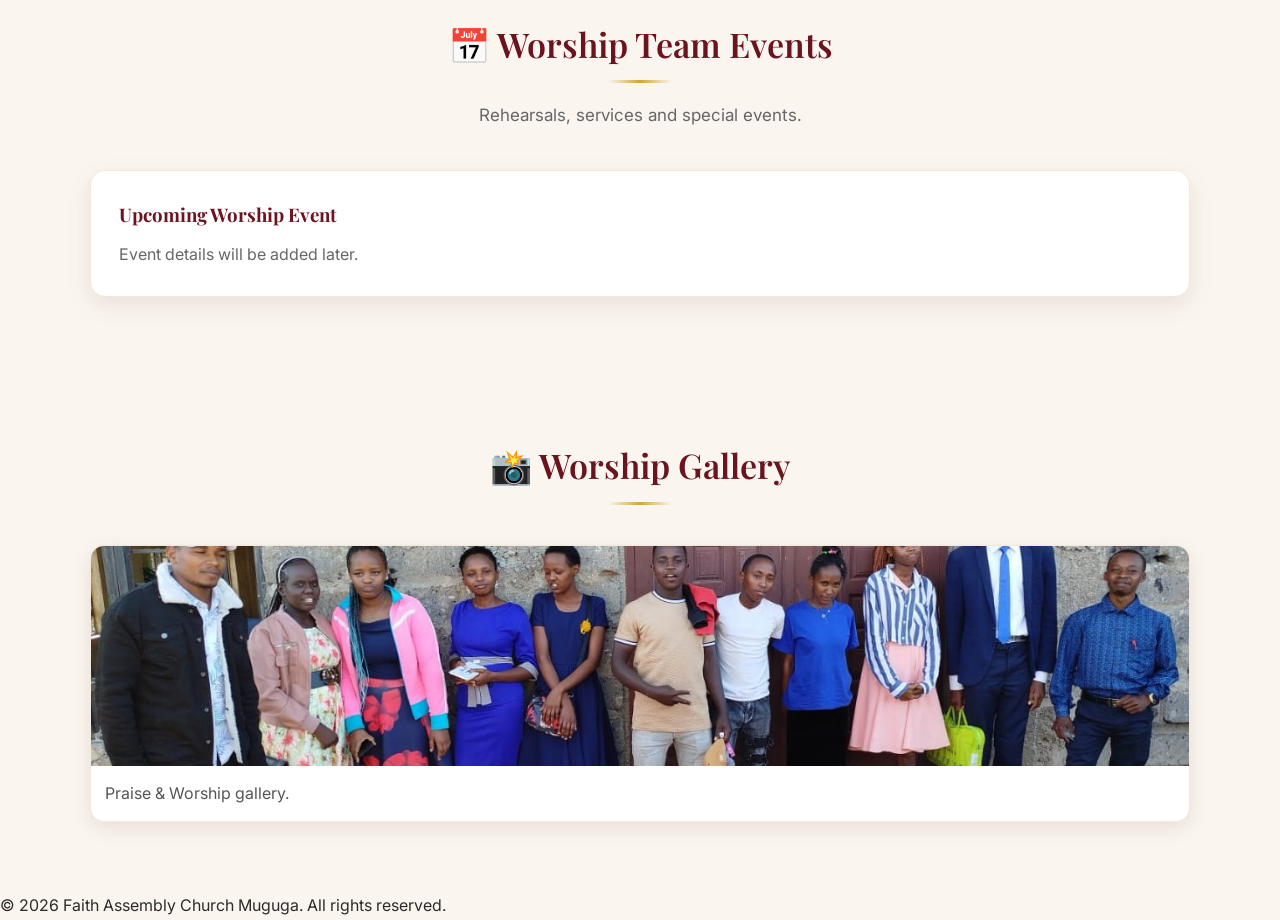
<file: pages/praise.html>
<!DOCTYPE html>
<html lang="en">

<head>

<meta charset="UTF-8">

<meta name="viewport"
content="width=device-width, initial-scale=1.0">

<title>Praise & Worship | Faith Assembly Church Muguga</title>

<link rel="preconnect" href="https://fonts.googleapis.com">
<link rel="preconnect" href="https://fonts.gstatic.com" crossorigin>
<link
href="https://fonts.googleapis.com/css2?family=Inter:wght@400;500;600;700;800&family=Playfair+Display:wght@500;600;700&display=swap"
rel="stylesheet">
<link rel="stylesheet" href="../css/style.css?v=2">
<link rel="stylesheet" href="../css/animation.css?v=2">
<link rel="stylesheet" href="../css/pages.css?v=2">

</head>

<body>

<header>

<nav>

<div class="logo">
FAITH ASSEMBLY CHURCH MUGUGA
</div>

<button class="menu-toggle" id="menuToggle">
&#9776;
</button>

<ul class="nav-links" id="navLinks">
<li><a href="../index.html">Home</a></li>
<li><a href="ministries.html">Ministries</a></li>
<li><a href="announcements.html">Announcements</a></li>
<li><a href="sermons.html">Sermons</a></li>
<li><a href="events.html">Events</a></li>
<li><a href="gallery.html">Gallery</a></li>
<li><a href="give.html">Give</a></li>
<li><a href="contact.html">Contact</a></li>
</ul>

</nav>

</header>


<section class="page-hero">

<span class="small-title">
WORSHIP
</span>

<h1>Praise & Worship</h1>

<p>
Leading God's people into meaningful
worship through music and praise.
</p>

</section>


<section class="page-wrap">

<div class="container">

<div class="section-heading">

<h2>Our Worship Ministry</h2>

<p>
Serving God through music, praise
and worship.
</p>

</div>


<div class="ministry-intro">

<img src="../images/youth-group.jpg"
alt="Praise and Worship">

<div>

<h2>Serving Through Worship</h2>

<p>
The Praise & Worship Team helps create
an atmosphere where the church family
can worship God together.
</p>

<p>
Team announcements, rehearsals and events
will eventually be managed by the authorized
Praise & Worship administrator.
</p>

</div>

</div>

</div>

</section>


<section class="page-wrap alt">

<div class="container">

<div class="section-heading">

<h2>📢 Team Announcements</h2>

<p>
Announcements for Praise & Worship members.
</p>

</div>

<div class="notice">

<span class="badge">SAMPLE</span>

<h3>Worship Team Update</h3>

<p>
Team announcements will appear here.
</p>

<small>
Posted date will appear here
</small>

</div>

</div>

</section>


<section class="page-wrap">

<div class="container">

<div class="section-heading">

<h2>📅 Worship Team Events</h2>

<p>
Rehearsals, services and special events.
</p>

</div>

<div class="card-grid">

<div class="site-card">

<h3>
Upcoming Worship Event
</h3>

<p>
Event details will be added later.
</p>

</div>

</div>

</div>

</section>


<section class="page-wrap alt">

<div class="container">

<div class="section-heading">

<h2>📸 Worship Gallery</h2>

</div>

<div class="gallery-grid">

<figure class="gallery-item">

<img src="../images/youth-group.jpg"
alt="Praise and Worship">

<figcaption>
Praise & Worship gallery.
</figcaption>

</figure>

</div>

</div>

</section>


<footer>

<p>
&copy; 2026 Faith Assembly Church Muguga.
All rights reserved.
</p>

</footer>

<script src="../js/main.js?v=2"></script>

</body>

</html>
</file>
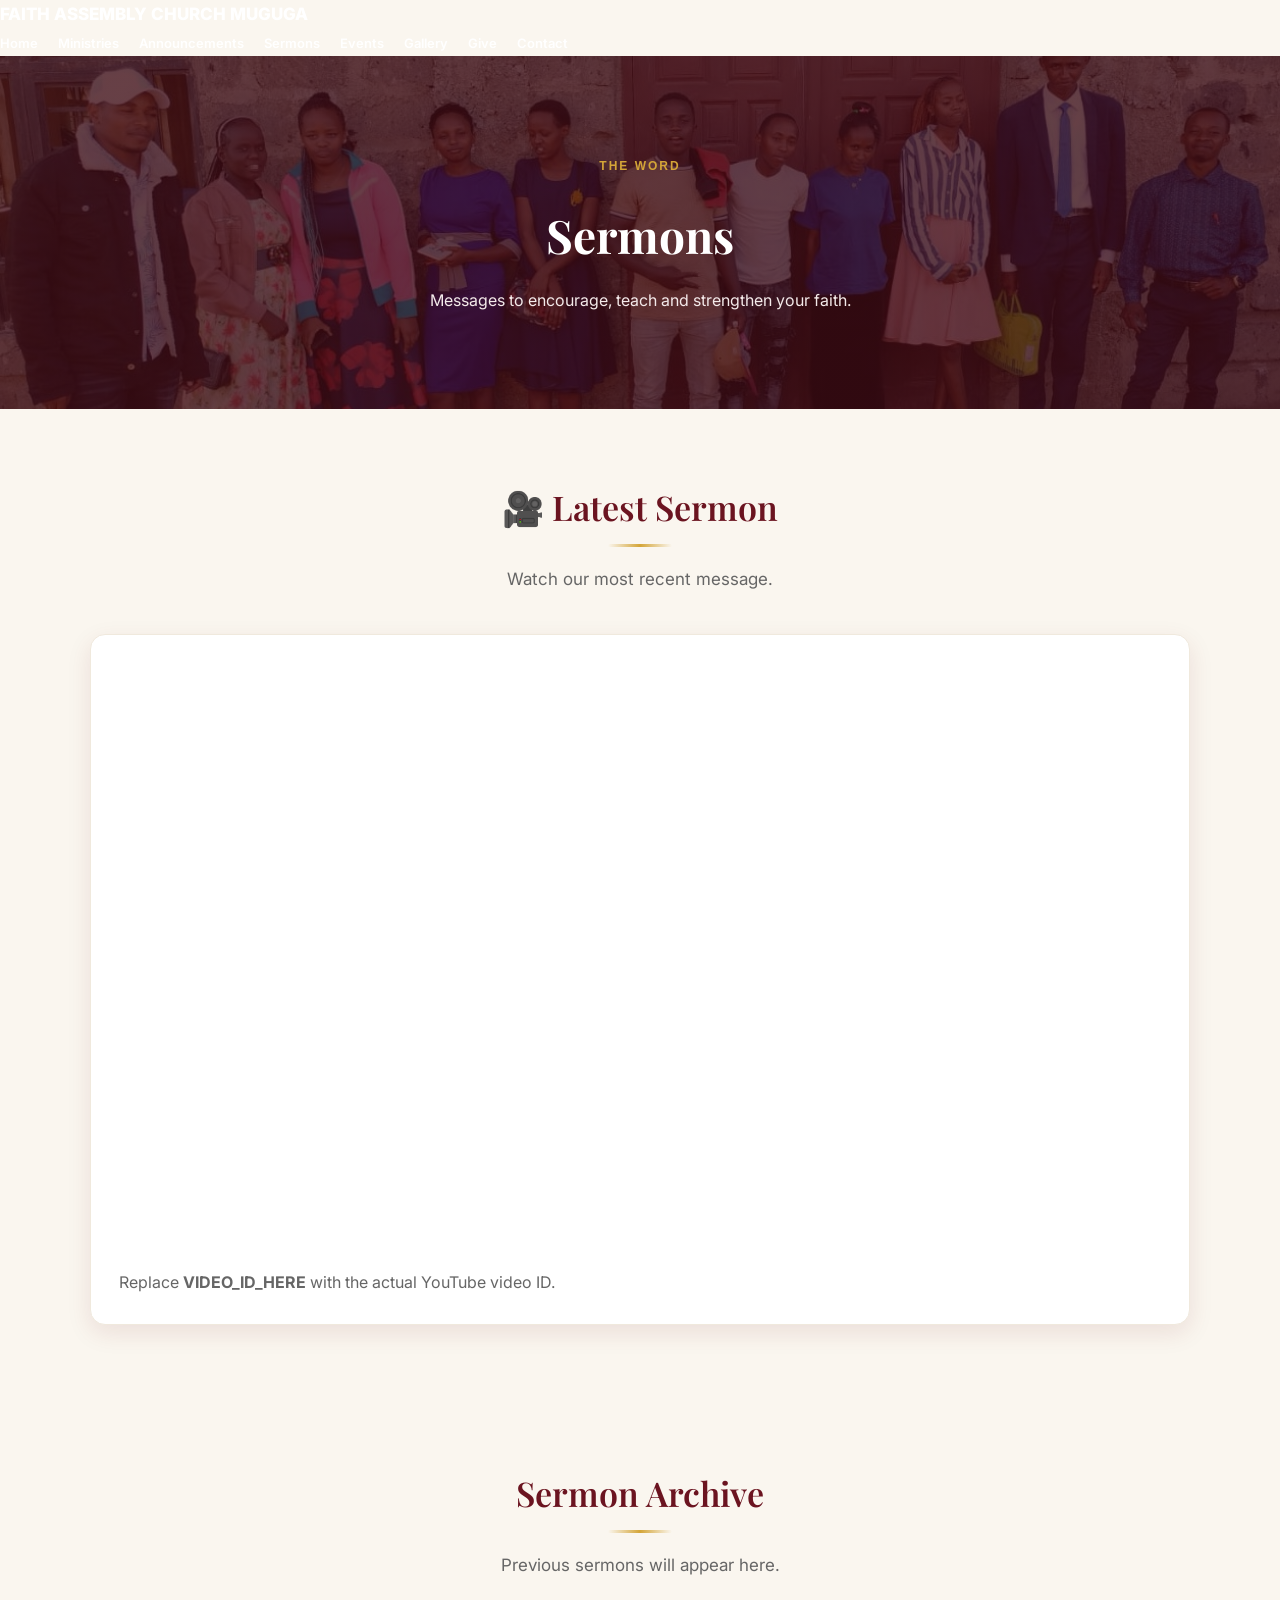
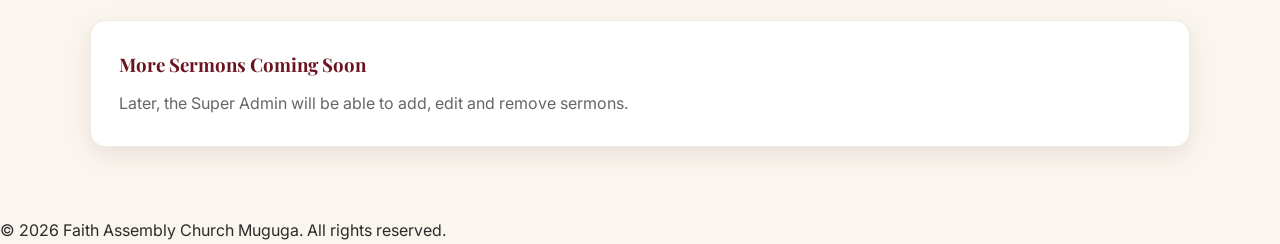
<file: pages/sermons.html>
<!DOCTYPE html>
<html lang="en">

<head>

<meta charset="UTF-8">

<meta name="viewport"
content="width=device-width, initial-scale=1.0">

<title>Sermons | Faith Assembly Church Muguga</title>

<link rel="preconnect" href="https://fonts.googleapis.com">
<link rel="preconnect" href="https://fonts.gstatic.com" crossorigin>
<link
href="https://fonts.googleapis.com/css2?family=Inter:wght@400;500;600;700;800&family=Playfair+Display:wght@500;600;700&display=swap"
rel="stylesheet">
<link rel="stylesheet" href="../css/style.css?v=2">
<link rel="stylesheet" href="../css/animation.css?v=2">
<link rel="stylesheet" href="../css/pages.css?v=2">

</head>

<body>

<header>

<nav>

<div class="logo">
FAITH ASSEMBLY CHURCH MUGUGA
</div>

<button class="menu-toggle" id="menuToggle">
&#9776;
</button>

<ul class="nav-links" id="navLinks">
<li><a href="../index.html">Home</a></li>
<li><a href="ministries.html">Ministries</a></li>
<li><a href="announcements.html">Announcements</a></li>
<li><a href="sermons.html">Sermons</a></li>
<li><a href="events.html">Events</a></li>
<li><a href="gallery.html">Gallery</a></li>
<li><a href="give.html">Give</a></li>
<li><a href="contact.html">Contact</a></li>
</ul>

</nav>

</header>


<section class="page-hero">

<span class="small-title">
THE WORD
</span>

<h1>Sermons</h1>

<p>
Messages to encourage, teach and strengthen
your faith.
</p>

</section>


<section class="page-wrap">

<div class="container">

<div class="section-heading">

<h2>🎥 Latest Sermon</h2>

<p>
Watch our most recent message.
</p>

</div>


<div class="site-card">

<div id="sermonPlayerWrap" style="
position:relative;
padding-bottom:56.25%;
height:0;
overflow:hidden;
border-radius:10px;
">

<iframe
id="sermonIframe"
src="https://www.youtube.com/embed/VIDEO_ID_HERE"
title="Latest Sermon"
allowfullscreen
style="
position:absolute;
inset:0;
width:100%;
height:100%;
border:0;
">
</iframe>

</div>


<p style="margin-top:20px" id="sermonFallbackNote">

Replace

<strong>VIDEO_ID_HERE</strong>

with the actual YouTube video ID.

</p>

<script>
// ⚠️ Update this once your backend is hosted (see hosting notes).
(async function loadLatestSermon() {
    const API_BASE = "https://ragnar1454.pythonanywhere.com";
    try {
        const res = await fetch(`${API_BASE}/api/site-assets/sermon`);
        if (!res.ok) return;
        const data = await res.json();

        const wrap = document.getElementById("sermonPlayerWrap");
        const note = document.getElementById("sermonFallbackNote");

        if (data.type === "youtube") {
            document.getElementById("sermonIframe").src =
                `https://www.youtube.com/embed/${data.youtube_id}`;
            note.style.display = "none";

        } else if (data.type === "video") {
            wrap.innerHTML = `
                <video controls style="position:absolute; inset:0; width:100%; height:100%; border:0;">
                    <source src="${API_BASE}${data.url}" type="video/mp4">
                    Your browser doesn't support embedded video.
                </video>`;
            note.style.display = "none";
        }
        // If data.type is null, leave the placeholder note showing.
    } catch (err) {
        console.log("Sermon not loaded, showing placeholder:", err);
    }
})();
</script>

</div>

</div>

</section>


<section class="page-wrap alt">

<div class="container">

<div class="section-heading">

<h2>Sermon Archive</h2>

<p>
Previous sermons will appear here.
</p>

</div>


<div class="card-grid">

<div class="site-card">

<h3>
More Sermons Coming Soon
</h3>

<p>
Later, the Super Admin will be able
to add, edit and remove sermons.
</p>

</div>

</div>

</div>

</section>


<footer>

<p>
&copy; 2026 Faith Assembly Church Muguga.
All rights reserved.
</p>

</footer>

<script src="../js/main.js?v=2"></script>

</body>

</html>
</file>
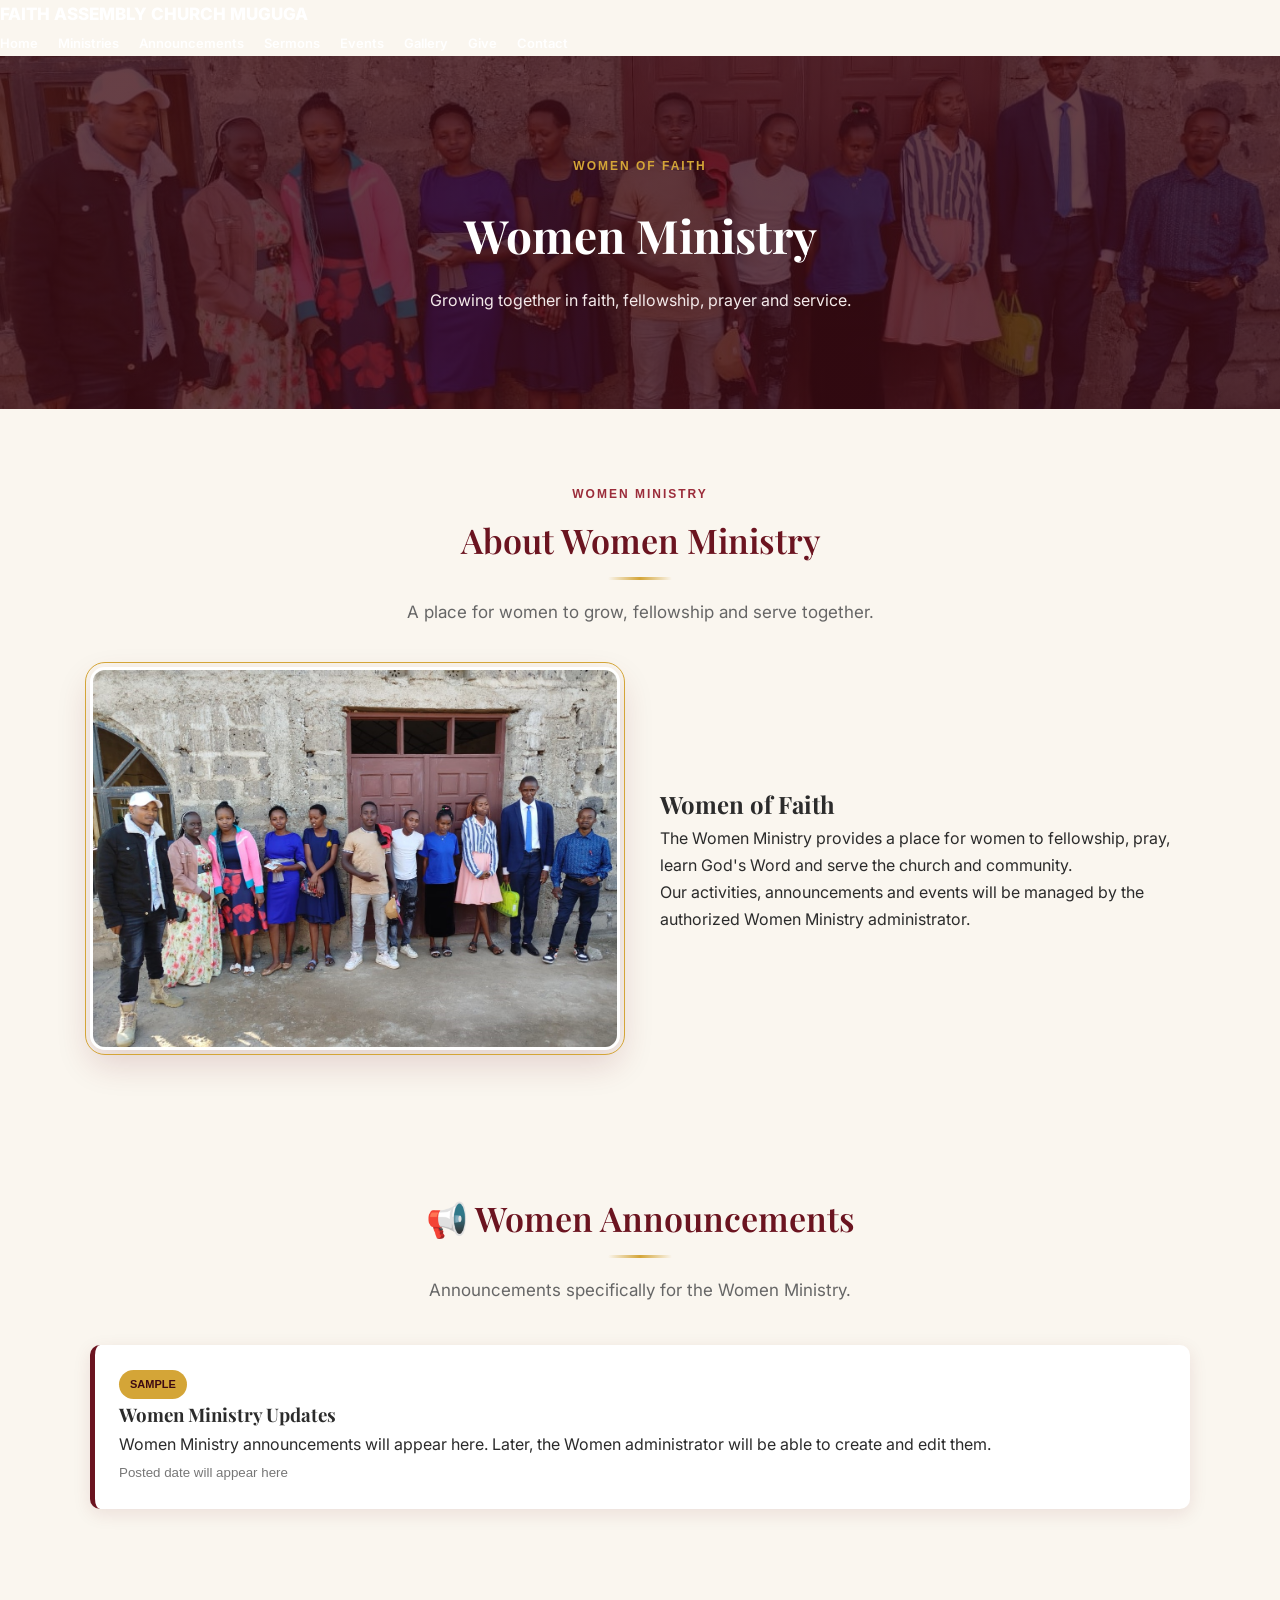
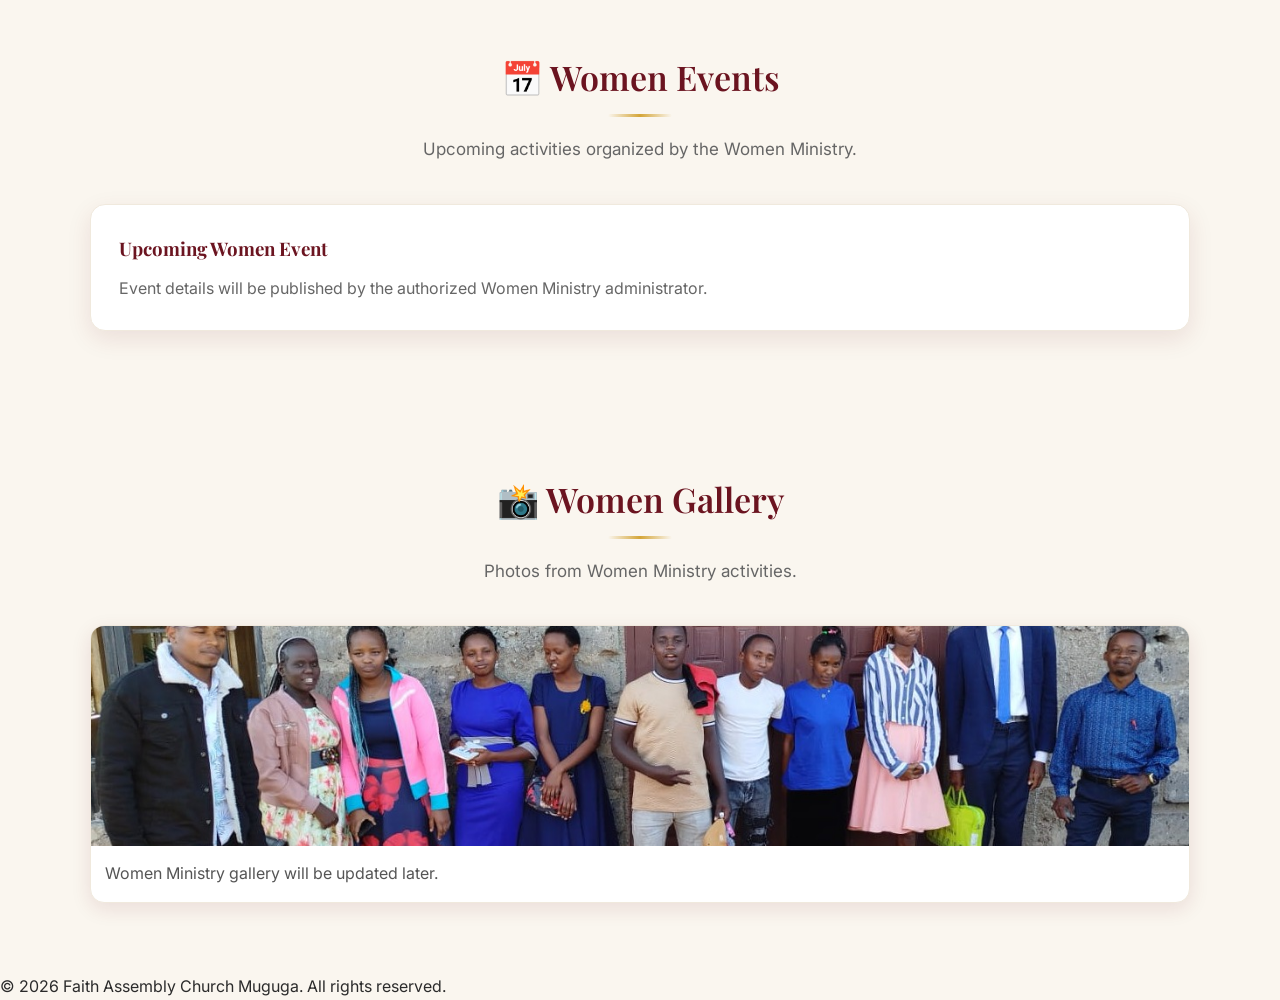
<file: pages/women.html>
<!DOCTYPE html>
<html lang="en">

<head>

<meta charset="UTF-8">

<meta name="viewport"
content="width=device-width, initial-scale=1.0">

<title>Women Ministry | Faith Assembly Church Muguga</title>

<link rel="preconnect" href="https://fonts.googleapis.com">
<link rel="preconnect" href="https://fonts.gstatic.com" crossorigin>
<link
href="https://fonts.googleapis.com/css2?family=Inter:wght@400;500;600;700;800&family=Playfair+Display:wght@500;600;700&display=swap"
rel="stylesheet">
<link rel="stylesheet" href="../css/style.css?v=2">

<link rel="stylesheet"
href="../css/animation.css?v=2">

<link rel="stylesheet"
href="../css/pages.css?v=2">

</head>

<body>

<header>

<nav>

<div class="logo">
FAITH ASSEMBLY CHURCH MUGUGA
</div>

<button class="menu-toggle"
id="menuToggle">
&#9776;
</button>

<ul class="nav-links" id="navLinks">
<li><a href="../index.html">Home</a></li>
<li><a href="ministries.html">Ministries</a></li>
<li><a href="announcements.html">Announcements</a></li>
<li><a href="sermons.html">Sermons</a></li>
<li><a href="events.html">Events</a></li>
<li><a href="gallery.html">Gallery</a></li>
<li><a href="give.html">Give</a></li>
<li><a href="contact.html">Contact</a></li>
</ul>

</nav>

</header>


<section class="page-hero">

<span class="small-title">
WOMEN OF FAITH
</span>

<h1>Women Ministry</h1>

<p>
Growing together in faith, fellowship,
prayer and service.
</p>

</section>


<section class="page-wrap">

<div class="container">

<div class="section-heading">

<span class="small-title">
WOMEN MINISTRY
</span>

<h2>About Women Ministry</h2>

<p>
A place for women to grow, fellowship
and serve together.
</p>

</div>


<div class="ministry-intro">

<img src="../images/youth-group.jpg"
alt="Church fellowship">


<div>

<h2>Women of Faith</h2>

<p>
The Women Ministry provides a place for
women to fellowship, pray, learn God's Word
and serve the church and community.
</p>

<p>
Our activities, announcements and events
will be managed by the authorized Women
Ministry administrator.
</p>

</div>

</div>

</div>

</section>


<section class="page-wrap alt">

<div class="container">

<div class="section-heading">

<h2>📢 Women Announcements</h2>

<p>
Announcements specifically for the Women
Ministry.
</p>

</div>


<div class="notice">

<span class="badge">
SAMPLE
</span>

<h3>
Women Ministry Updates
</h3>

<p>
Women Ministry announcements will appear
here. Later, the Women administrator will
be able to create and edit them.
</p>

<small>
Posted date will appear here
</small>

</div>

</div>

</section>


<section class="page-wrap">

<div class="container">

<div class="section-heading">

<h2>📅 Women Events</h2>

<p>
Upcoming activities organized by the
Women Ministry.
</p>

</div>


<div class="card-grid">

<div class="site-card">

<h3>
Upcoming Women Event
</h3>

<p>
Event details will be published by the
authorized Women Ministry administrator.
</p>

</div>

</div>

</div>

</section>


<section class="page-wrap alt">

<div class="container">

<div class="section-heading">

<h2>📸 Women Gallery</h2>

<p>
Photos from Women Ministry activities.
</p>

</div>


<div class="gallery-grid">

<figure class="gallery-item">

<img src="../images/youth-group.jpg"
alt="Women Ministry">

<figcaption>
Women Ministry gallery will be
updated later.
</figcaption>

</figure>

</div>

</div>

</section>


<footer>

<p>
&copy; 2026 Faith Assembly Church Muguga.
All rights reserved.
</p>

</footer>


<script src="../js/main.js?v=2"></script>

</body>

</html>
</file>
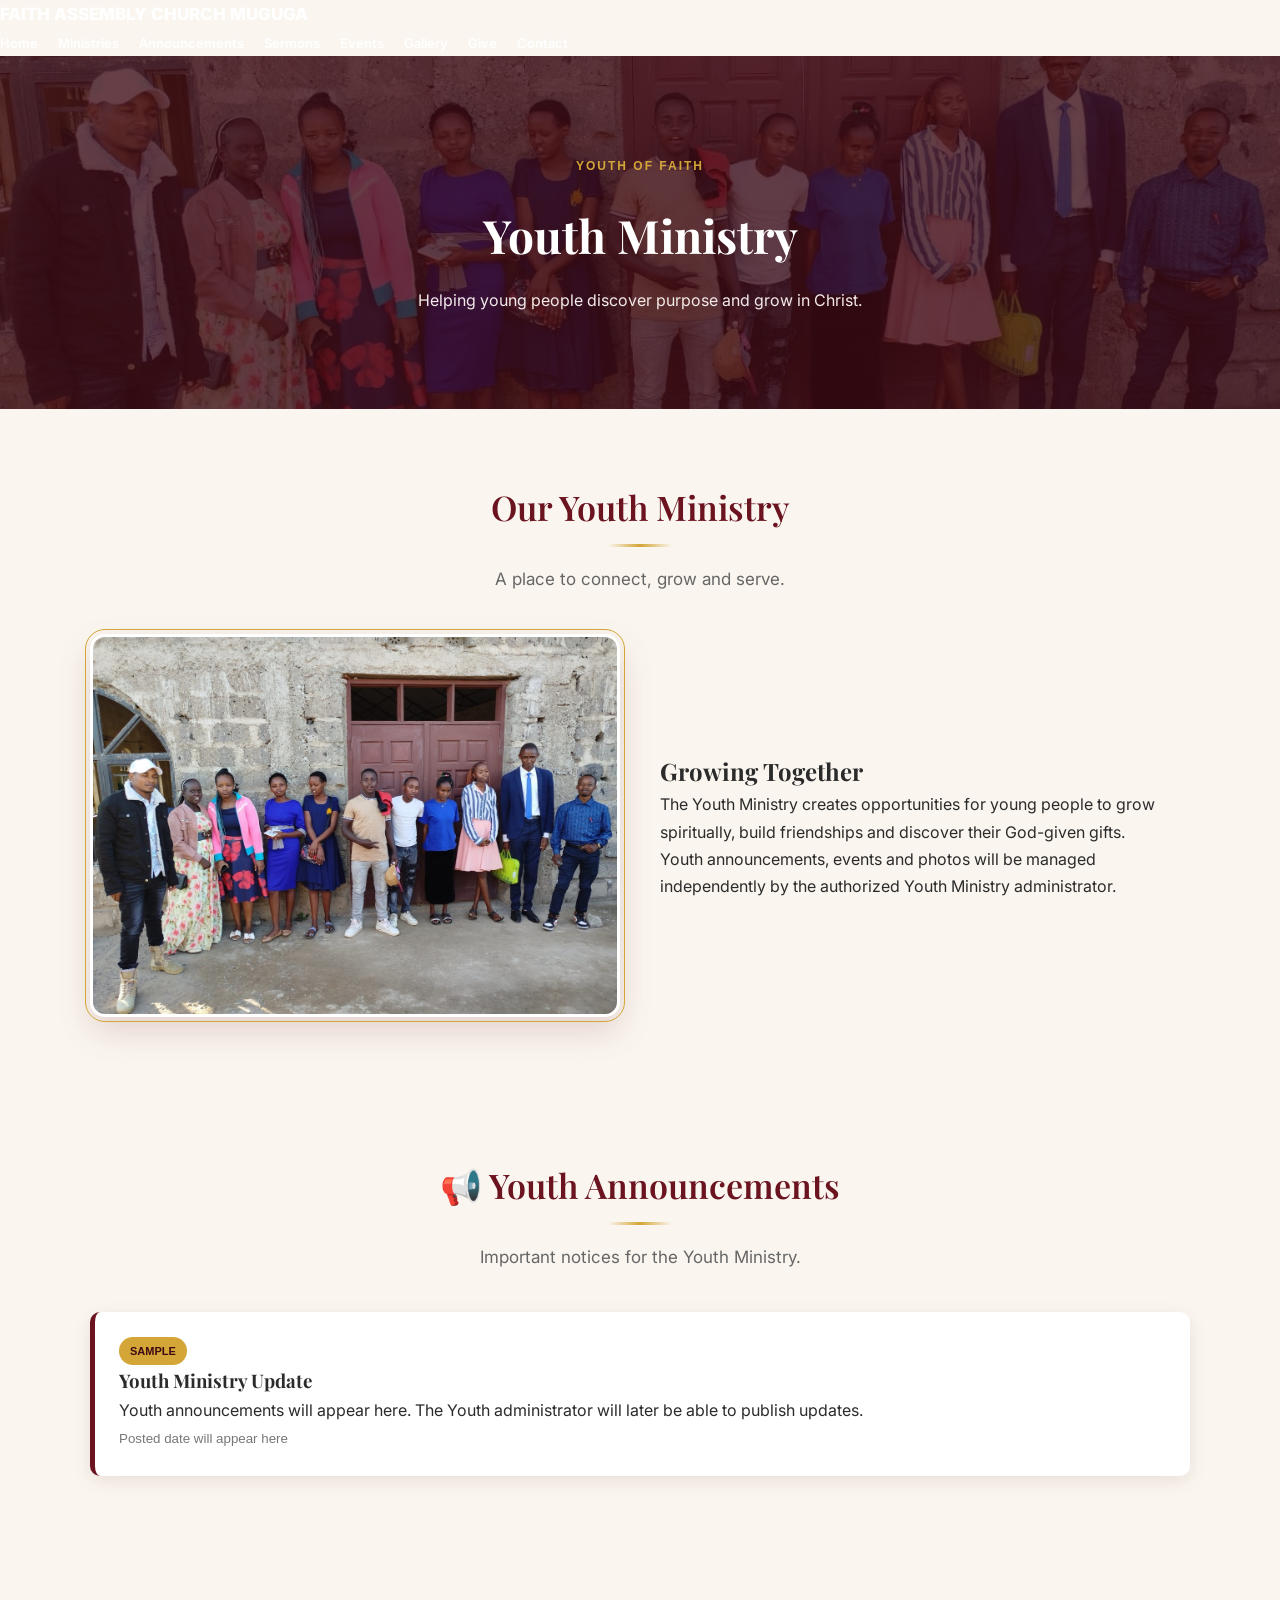
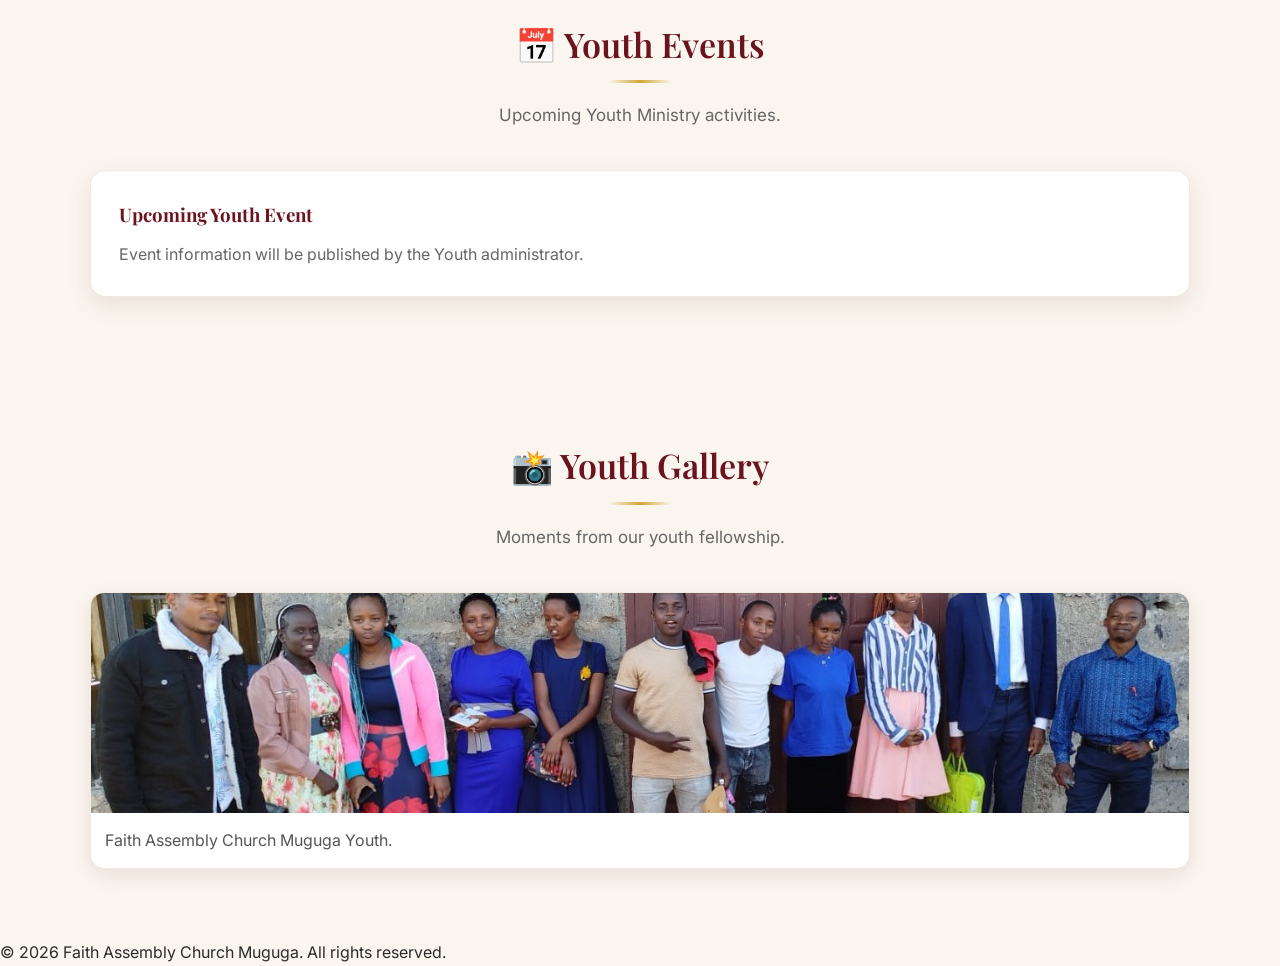
<file: pages/youth.html>
<!DOCTYPE html>
<html lang="en">

<head>

<meta charset="UTF-8">

<meta name="viewport"
content="width=device-width, initial-scale=1.0">

<title>Youth Ministry | Faith Assembly Church Muguga</title>

<link rel="preconnect" href="https://fonts.googleapis.com">
<link rel="preconnect" href="https://fonts.gstatic.com" crossorigin>
<link
href="https://fonts.googleapis.com/css2?family=Inter:wght@400;500;600;700;800&family=Playfair+Display:wght@500;600;700&display=swap"
rel="stylesheet">
<link rel="stylesheet" href="../css/style.css?v=2">
<link rel="stylesheet" href="../css/animation.css?v=2">
<link rel="stylesheet" href="../css/pages.css?v=2">

</head>

<body>

<header>

<nav>

<div class="logo">
FAITH ASSEMBLY CHURCH MUGUGA
</div>

<button class="menu-toggle" id="menuToggle">
&#9776;
</button>

<ul class="nav-links" id="navLinks">
<li><a href="../index.html">Home</a></li>
<li><a href="ministries.html">Ministries</a></li>
<li><a href="announcements.html">Announcements</a></li>
<li><a href="sermons.html">Sermons</a></li>
<li><a href="events.html">Events</a></li>
<li><a href="gallery.html">Gallery</a></li>
<li><a href="give.html">Give</a></li>
<li><a href="contact.html">Contact</a></li>
</ul>

</nav>

</header>


<section class="page-hero">

<span class="small-title">
YOUTH OF FAITH
</span>

<h1>Youth Ministry</h1>

<p>
Helping young people discover purpose
and grow in Christ.
</p>

</section>


<section class="page-wrap">

<div class="container">

<div class="section-heading">

<h2>Our Youth Ministry</h2>

<p>
A place to connect, grow and serve.
</p>

</div>


<div class="ministry-intro">

<img src="../images/youth-group.jpg"
alt="Faith Assembly Church Muguga Youth">


<div>

<h2>Growing Together</h2>

<p>
The Youth Ministry creates opportunities
for young people to grow spiritually,
build friendships and discover their
God-given gifts.
</p>

<p>
Youth announcements, events and photos
will be managed independently by the
authorized Youth Ministry administrator.
</p>

</div>

</div>

</div>

</section>


<section class="page-wrap alt">

<div class="container">

<div class="section-heading">

<h2>📢 Youth Announcements</h2>

<p>
Important notices for the Youth Ministry.
</p>

</div>


<div class="notice">

<span class="badge">SAMPLE</span>

<h3>Youth Ministry Update</h3>

<p>
Youth announcements will appear here.
The Youth administrator will later be
able to publish updates.
</p>

<small>
Posted date will appear here
</small>

</div>

</div>

</section>


<section class="page-wrap">

<div class="container">

<div class="section-heading">

<h2>📅 Youth Events</h2>

<p>
Upcoming Youth Ministry activities.
</p>

</div>


<div class="card-grid">

<div class="site-card">

<h3>
Upcoming Youth Event
</h3>

<p>
Event information will be published
by the Youth administrator.
</p>

</div>

</div>

</div>

</section>


<section class="page-wrap alt">

<div class="container">

<div class="section-heading">

<h2>📸 Youth Gallery</h2>

<p>
Moments from our youth fellowship.
</p>

</div>


<div class="gallery-grid">

<figure class="gallery-item">

<img src="../images/youth-group.jpg"
alt="Youth fellowship">

<figcaption>
Faith Assembly Church Muguga Youth.
</figcaption>

</figure>

</div>

</div>

</section>


<footer>

<p>
&copy; 2026 Faith Assembly Church Muguga.
All rights reserved.
</p>

</footer>


<script src="../js/main.js?v=2"></script>

</body>

</html>
</file>
<file: css/style.css>
/* ==================================================
   GLOBAL
================================================== */

* {
    margin: 0;
    padding: 0;
    box-sizing: border-box;
}

html {
    scroll-behavior: smooth;
}

body {
    font-family: "Inter", Arial, sans-serif;
    color: #2b2b2b;
    background: #faf6ef;
    line-height: 1.7;
}

h1,
h2,
h3 {
    font-family: "Playfair Display", Georgia, serif;
}

a {
    text-decoration: none;
    color: inherit;
}

img {
    max-width: 100%;
}

.container {
    width: min(1100px, 92%);
    margin: auto;
}

section {
    padding: 90px 0;
}


/* ==================================================
   LOADER
================================================== */

.page-loader {
    position: fixed;
    inset: 0;
    background: #3d0a12;
    color: white;
    z-index: 9999;

    display: flex;
    flex-direction: column;
    align-items: center;
    justify-content: center;

    transition: opacity 0.5s ease,
                visibility 0.5s ease;
}

.page-loader.hidden {
    opacity: 0;
    visibility: hidden;
}

.loader-cross {
    font-size: 50px;
    color: #d4a537;
    animation: floating 2s ease-in-out infinite;
}

.page-loader p {
    margin-top: 15px;
}


/* ==================================================
   HEADER
================================================== */

.site-header {
    position: sticky;
    top: 0;
    z-index: 1000;

    background: rgba(107, 20, 32, 0.97);

    box-shadow:
        0 3px 20px rgba(0, 0, 0, 0.12);
}

.navbar {
    width: min(1150px, 94%);
    margin: auto;

    min-height: 72px;

    display: flex;
    align-items: center;
    justify-content: space-between;
}

.logo {
    display: flex;
    align-items: center;
    gap: 10px;

    color: white;

    font-weight: 800;
    font-size: 17px;
}

.logo small {
    display: block;
    font-size: 11px;
    opacity: 0.8;
    font-weight: 500;
}

.logo-cross {
    color: #d4a537;
    font-size: 28px;
}

.nav-links {
    list-style: none;

    display: flex;
    align-items: center;
    gap: 20px;
}

.nav-links a {
    position: relative;

    color: white;

    font-size: 13px;
    font-weight: 600;

    transition: color 0.25s;
}

.nav-links a::after {
    content: "";
    position: absolute;
    left: 0;
    bottom: -6px;

    width: 100%;
    height: 2px;

    background: #d4a537;

    transform: scaleX(0);
    transform-origin: right;
    transition: transform 0.3s ease;
}

.nav-links a:hover {
    color: #d4a537;
}

.nav-links a:hover::after {
    transform: scaleX(1);
    transform-origin: left;
}

.menu-toggle {
    display: none;

    border: none;
    background: transparent;

    color: white;

    font-size: 28px;
    cursor: pointer;
}


/* ==================================================
   HERO
================================================== */

.hero {
    min-height: 720px;

    position: relative;

    display: flex;
    align-items: center;
    justify-content: center;

    text-align: center;

    color: white;

    background:
        linear-gradient(
            rgba(35, 5, 10, 0.68),
            rgba(35, 5, 10, 0.78)
        ),
        url("../images/youth-group.jpg")
        center / cover no-repeat;

    overflow: hidden;
}

.hero-overlay {
    position: absolute;
    inset: 0;

    background:
        radial-gradient(
            circle at center,
            transparent,
            rgba(20, 3, 7, 0.45)
        );
}

.hero-content {
    position: relative;
    z-index: 2;

    width: min(850px, 90%);
}

.hero-label {
    color: #d4a537;

    font-size: 13px;
    font-weight: 700;

    letter-spacing: 4px;
}

.hero h1 {
    font-size: clamp(42px, 7vw, 76px);
    line-height: 1.05;

    margin: 18px 0;
}

.hero h1 span {
    display: block;
    color: #d4a537;
}

.hero-motto {
    font-family: "Playfair Display", Georgia, serif;

    font-size: 24px;
    font-style: italic;

    margin-bottom: 12px;
}

.hero-description {
    max-width: 620px;
    margin: auto;

    color: #eee;

    font-size: 17px;
}

.hero-buttons {
    margin-top: 30px;

    display: flex;
    justify-content: center;
    gap: 14px;
    flex-wrap: wrap;
}

.scroll-indicator {
    margin-top: 65px;

    color: #eee;

    font-size: 12px;
    letter-spacing: 2px;
}

.scroll-indicator span {
    display: block;
    margin-bottom: 5px;
}


/* ==================================================
   BUTTONS
================================================== */

.btn {
    display: inline-flex;

    align-items: center;
    justify-content: center;

    min-height: 48px;

    padding: 12px 25px;

    border-radius: 6px;

    font-weight: 700;
    font-size: 14px;

    transition:
        transform 0.25s,
        background 0.25s,
        box-shadow 0.25s;
}

.btn:hover {
    transform: translateY(-3px);
}

.btn-primary {
    background: #6b1420;
    color: white;

    box-shadow:
        0 8px 20px rgba(107, 20, 32, 0.2);
}

.btn-primary:hover {
    background: #4a0f18;
}

.btn-outline {
    border: 1px solid white;
    color: white;
}

.btn-outline:hover {
    background: white;
    color: #6b1420;
}

.btn-outline-dark {
    border: 1px solid #6b1420;
    color: #6b1420;
}

.btn-outline-dark:hover {
    background: #6b1420;
    color: white;
}


/* ==================================================
   SCRIPTURE
================================================== */

.scripture-section {
    padding: 65px 0;

    background: #3d0a12;

    color: white;

    text-align: center;
}

.scripture-content {
    max-width: 750px;
    margin: auto;
}

.scripture-cross {
    color: #d4a537;
    font-size: 30px;
}

.scripture-text {
    font-family: "Playfair Display", Georgia, serif;

    font-size: 25px;
    font-style: italic;

    margin: 15px 0;
}

.scripture-reference {
    color: #d4a537;

    font-size: 13px;
    font-weight: 700;

    letter-spacing: 2px;
}


/* ==================================================
   SECTION HEADINGS
================================================== */

.section-heading {
    max-width: 760px;
    margin: 0 auto 55px;

    text-align: center;
}

.small-title {
    display: inline-block;

    color: #c49a24;

    font-size: 12px;
    font-weight: 800;

    letter-spacing: 3px;

    margin-bottom: 8px;
}

.section-heading h2 {
    color: #6b1420;

    font-size: clamp(32px, 5vw, 44px);

    line-height: 1.2;

    margin-bottom: 12px;
}

.section-heading p {
    color: #666;
}


/* ==================================================
   ABOUT
================================================== */

.about-section {
    background: #faf6ef;
}

.about-grid {
    display: grid;

    grid-template-columns:
        minmax(0, 1fr)
        minmax(0, 1fr);

    gap: 60px;

    align-items: center;
}

.about-image {
    position: relative;

    height: 440px;

    overflow: hidden;

    border-radius: 14px;

    background: #e8e1d8;

    box-shadow:
        0 15px 40px rgba(0, 0, 0, 0.15);
}

.about-image img {
    width: 100%;
    height: 100%;

    object-fit: cover;

    transition: transform 0.6s ease;
}

.about-image:hover img {
    transform: scale(1.05);
}

.about-image.image-missing::before {
    content: "Church Youth Photo";
    position: absolute;
    inset: 0;

    display: flex;
    align-items: center;
    justify-content: center;

    color: #999;
    font-weight: 700;
}

.image-caption {
    position: absolute;

    left: 0;
    right: 0;
    bottom: 0;

    padding: 30px;

    color: white;

    background:
        linear-gradient(
            transparent,
            rgba(40, 5, 12, 0.92)
        );
}

.image-caption span {
    display: block;

    color: #d4a537;

    font-size: 10px;
    font-weight: 800;

    letter-spacing: 2px;
}

.image-caption strong {
    font-size: 21px;
}

.about-content h3 {
    color: #6b1420;

    font-size: 35px;

    line-height: 1.25;

    margin: 10px 0 20px;
}

.about-label {
    color: #c49a24;

    font-size: 12px;
    font-weight: 800;

    letter-spacing: 3px;
}

.about-content p {
    color: #555;

    margin-bottom: 17px;
}

.motto-box {
    margin: 28px 0;

    padding: 22px 25px;

    border-left: 4px solid #d4a537;

    background: white;

    border-radius: 0 8px 8px 0;

    box-shadow:
        0 5px 20px rgba(0, 0, 0, 0.06);
}

.motto-box span {
    display: block;

    color: #999;

    font-size: 10px;
    font-weight: 800;

    letter-spacing: 2px;
}

.motto-box blockquote {
    color: #6b1420;

    font-family: "Playfair Display", Georgia, serif;

    font-size: 22px;
    font-style: italic;
}


/* ==================================================
   SERVICES
================================================== */

.services-section {
    background: white;
}

.services-grid {
    display: grid;

    grid-template-columns:
        repeat(3, 1fr);

    gap: 25px;
}

.service-card {
    padding: 35px 25px;

    text-align: center;

    background: #faf6ef;

    border: 1px solid #eee;

    border-radius: 12px;

    transition: 0.3s;
}

.service-card:hover {
    transform: translateY(-7px);

    box-shadow:
        0 15px 35px rgba(0, 0, 0, 0.08);
}

.service-icon {
    font-size: 30px;

    margin-bottom: 12px;
}

.service-card h3 {
    color: #6b1420;

    font-size: 23px;

    margin-bottom: 8px;
}

.service-time {
    color: #c49a24;

    font-weight: 800;

    margin-bottom: 10px;
}


/* ==================================================
   MINISTRIES
================================================== */

.ministries-section {
    background: #f5f2ed;
}

.ministries-grid {
    display: grid;

    grid-template-columns:
        repeat(3, 1fr);

    gap: 20px;
}

.ministry-card {
    position: relative;

    padding: 30px 22px;

    background: white;

    border-radius: 12px;

    text-align: center;

    border: 1px solid #eee;

    transition: 0.3s;
}

.ministry-card:hover {
    transform: translateY(-6px);

    box-shadow:
        0 15px 30px rgba(0, 0, 0, 0.08);
}

.ministry-icon {
    display: block;

    font-size: 34px;

    margin-bottom: 10px;
}

.ministry-card h3 {
    color: #6b1420;

    font-size: 22px;

    margin-bottom: 7px;
}

.ministry-card p {
    color: #666;

    font-size: 14px;
}

.coming-soon {
    display: inline-block;

    margin-top: 12px;

    padding: 4px 9px;

    border-radius: 20px;

    background: #d4a537;

    color: #3d0a12;

    font-size: 9px;
    font-weight: 800;

    letter-spacing: 1px;
}


/* ==================================================
   LIVE
================================================== */

.live-section {
    background: #faf6ef;
}

.live-container {
    max-width: 900px;
    margin: auto;
}

.live-badge {
    display: flex;

    align-items: center;
    justify-content: center;

    gap: 9px;

    margin-bottom: 14px;

    color: #a51f31;

    font-size: 12px;
    font-weight: 800;

    letter-spacing: 2px;
}

.live-dot {
    width: 10px;
    height: 10px;

    background: #d32f2f;

    border-radius: 50%;
}

.video-container {
    position: relative;

    aspect-ratio: 16 / 9;

    overflow: hidden;

    border-radius: 14px;

    background: #22070b;

    box-shadow:
        0 15px 40px rgba(0, 0, 0, 0.18);
}

.video-placeholder {
    position: absolute;
    inset: 0;

    display: flex;

    flex-direction: column;

    align-items: center;
    justify-content: center;

    text-align: center;

    padding: 30px;

    color: white;
}

.play-icon {
    width: 70px;
    height: 70px;

    display: flex;

    align-items: center;
    justify-content: center;

    margin-bottom: 18px;

    border-radius: 50%;

    background: #d4a537;

    color: #3d0a12;

    font-size: 25px;
}

.video-placeholder h3 {
    font-size: 25px;

    margin-bottom: 8px;
}

.video-placeholder p {
    color: #ddd;
}

.live-info {
    max-width: 700px;

    margin: 30px auto 0;

    text-align: center;
}

.live-info h3 {
    color: #6b1420;

    font-size: 28px;
}

.live-info p {
    color: #666;
}

.live-actions {
    display: flex;

    justify-content: center;

    gap: 12px;

    flex-wrap: wrap;

    margin-top: 22px;
}


/* ==================================================
   SERMON
================================================== */

.sermon-section {
    background: white;
}

.sermon-card {
    display: grid;

    grid-template-columns:
        1.3fr 1fr;

    overflow: hidden;

    border-radius: 14px;

    background: #3d0a12;

    color: white;

    box-shadow:
        0 15px 40px rgba(0, 0, 0, 0.12);
}

.sermon-video {
    min-height: 330px;

    background: #180408;
}

.sermon-placeholder {
    height: 100%;

    display: flex;

    flex-direction: column;

    align-items: center;
    justify-content: center;

    text-align: center;

    color: #ccc;
}

.sermon-placeholder span {
    width: 60px;
    height: 60px;

    display: flex;

    align-items: center;
    justify-content: center;

    margin-bottom: 15px;

    border-radius: 50%;

    background: #d4a537;

    color: #3d0a12;
}

.sermon-info {
    padding: 45px;
}

.sermon-label {
    color: #d4a537;

    font-size: 10px;
    font-weight: 800;

    letter-spacing: 2px;
}

.sermon-info h3 {
    font-size: 29px;

    margin: 12px 0;
}

.sermon-info p {
    color: #ddd;
}

.sermon-meta {
    margin-top: 20px;

    color: #d4a537;

    font-size: 13px;
}


/* ==================================================
   EVENTS
================================================== */

.events-section {
    background: #f5f2ed;
}

.event-placeholder {
    max-width: 650px;

    margin: auto;

    padding: 50px 25px;

    text-align: center;

    background: white;

    border-radius: 14px;

    border: 1px solid #eee;
}

.event-icon {
    font-size: 45px;
    margin-bottom: 10px;
}

.event-placeholder h3 {
    color: #6b1420;

    font-size: 28px;
}

.event-placeholder p {
    color: #666;
}


/* ==================================================
   GIVING
================================================== */

.giving-section {
    background: #3d0a12;

    color: white;
}

.giving-box {
    max-width: 750px;

    margin: auto;

    text-align: center;
}

.giving-box .small-title {
    color: #d4a537;
}

.giving-box h2 {
    font-size: 42px;

    margin-bottom: 10px;
}

.giving-box > p {
    color: #ddd;
}

.mpesa-details {
    display: flex;

    align-items: center;
    justify-content: center;

    gap: 35px;

    margin: 35px auto 20px;

    padding: 28px;

    max-width: 600px;

    background: rgba(255,255,255,0.08);

    border-radius: 12px;
}

.mpesa-item span {
    display: block;

    color: #d4a537;

    font-size: 10px;
    font-weight: 800;

    letter-spacing: 2px;
}

.mpesa-item strong {
    display: block;

    margin-top: 5px;

    font-size: 30px;
}

.mpesa-divider {
    width: 1px;
    height: 50px;

    background: rgba(255,255,255,0.3);
}

.giving-note {
    font-size: 13px;
}


/* ==================================================
   CONTACT
================================================== */

.contact-section {
    background: white;
}

.contact-grid {
    display: grid;

    grid-template-columns:
        0.9fr 1.1fr;

    gap: 50px;

    align-items: stretch;
}

.contact-item {
    display: flex;

    gap: 15px;

    margin-bottom: 25px;
}

.contact-icon {
    width: 45px;
    height: 45px;

    flex-shrink: 0;

    display: flex;

    align-items: center;
    justify-content: center;

    background: #f5f2ed;

    border-radius: 50%;
}

.contact-item h3 {
    color: #6b1420;

    font-size: 20px;
}

.contact-item p {
    color: #666;

    font-size: 14px;
}

.contact-item a:hover {
    color: #6b1420;
}

.map-wrap {
    min-height: 350px;
}

.map-wrap iframe {
    width: 100%;
    height: 100%;

    min-height: 350px;

    border: 0;

    border-radius: 12px;
}


/* ==================================================
   FOOTER
================================================== */

.site-footer {
    padding: 50px 0 20px;

    background: #21070b;

    color: #ddd;
}

.footer-content {
    display: flex;

    justify-content: space-between;

    gap: 30px;
}

.footer-brand h3 {
    color: white;

    font-size: 21px;
}

.footer-brand p {
    margin-top: 7px;

    color: #d4a537;

    font-style: italic;
}

.footer-links {
    display: flex;

    flex-wrap: wrap;

    gap: 18px;
}

.footer-links a {
    font-size: 13px;
}

.footer-links a:hover {
    color: #d4a537;
}

.footer-bottom {
    display: flex;

    justify-content: space-between;

    gap: 15px;

    margin-top: 40px;

    padding-top: 20px;

    border-top: 1px solid rgba(255,255,255,0.1);

    color: #999;

    font-size: 12px;
}


/* ==================================================
   RESPONSIVE
================================================== */

@media (max-width: 900px) {

    .nav-links {
        gap: 12px;
    }

    .nav-links a {
        font-size: 12px;
    }

    .services-grid {
        grid-template-columns: 1fr 1fr;
    }

    .ministries-grid {
        grid-template-columns: 1fr 1fr;
    }

    .about-grid,
    .contact-grid,
    .sermon-card {
        grid-template-columns: 1fr;
    }

    .sermon-video {
        min-height: 280px;
    }

}


@media (max-width: 768px) {

    section {
        padding: 70px 0;
    }

    .navbar {
        min-height: 65px;
    }

    .menu-toggle {
        display: block;
    }

    .nav-links {
        position: absolute;

        top: 65px;
        right: 3%;

        width: 240px;

        padding: 20px;

        display: none;

        flex-direction: column;
        align-items: stretch;

        gap: 0;

        background: #6b1420;

        border-radius: 0 0 10px 10px;

        box-shadow:
            0 10px 25px rgba(0,0,0,0.2);
    }

    .nav-links.show {
        display: flex;
    }

    .nav-links li {
        padding: 12px 0;

        border-bottom:
            1px solid rgba(255,255,255,0.1);
    }

    .hero {
        min-height: 650px;
    }

    .services-grid,
    .ministries-grid {
        grid-template-columns: 1fr;
    }

    .about-image {
        height: 350px;
    }

    .mpesa-details {
        flex-direction: column;
        gap: 20px;
    }

    .mpesa-divider {
        width: 70px;
        height: 1px;
    }

    .footer-content,
    .footer-bottom {
        flex-direction: column;
    }

}
/* ==========================================
   MINISTRIES
========================================== */

.ministries-section {
    background: #faf6ef;
    padding: 90px 0;
}

.section-heading {
    max-width: 750px;
    margin: 0 auto 55px;
    text-align: center;
}

.section-heading h2 {
    font-family: "Playfair Display", Georgia, serif;
    font-weight: 600;
    font-size: 42px;
    color: #6b1420;
    margin: 10px 0 15px;
}

.section-heading h2::after {
    content: "";
    display: block;
    width: 72px;
    height: 3px;
    margin: 18px auto 0;
    background: linear-gradient(90deg, transparent, #d4a537, transparent);
    border-radius: 2px;
}

.section-heading p {
    color: #666;
    font-size: 17px;
}

.section-label {
    color: #c99b30;
    font-family: Arial, sans-serif;
    font-size: 13px;
    font-weight: bold;
    letter-spacing: 3px;
}


/* MINISTRY GRID */

.ministries-grid {
    display: grid;
    grid-template-columns: repeat(4, 1fr);
    gap: 25px;
}


/* CARD */

.ministry-card {
    background: #ffffff;
    padding: 35px 25px;
    border-radius: 12px;
    text-align: center;

    border: 1px solid #eee;

    box-shadow:
        0 5px 20px rgba(0,0,0,0.06);

    transition:
        transform 0.3s ease,
        box-shadow 0.3s ease;
}

.ministry-card:hover {
    transform: translateY(-8px);

    box-shadow:
        0 15px 35px rgba(0,0,0,0.12);
}


/* ICON */

.ministry-icon {
    width: 65px;
    height: 65px;

    margin: 0 auto 20px;

    display: flex;
    align-items: center;
    justify-content: center;

    background: #6b1420;
    color: #d4a537;

    border-radius: 50%;

    font-size: 28px;
}


.ministry-card h3 {
    color: #6b1420;
    font-size: 21px;
    margin-bottom: 12px;
}


.ministry-card p {
    color: #666;
    font-size: 15px;
    line-height: 1.7;
}


.ministry-link {
    display: inline-block;

    margin-top: 18px;

    color: #6b1420;

    font-family: Arial, sans-serif;

    font-weight: bold;

    font-size: 14px;
}


/* ==========================================
   YOUTH FEATURE
========================================== */

.youth-feature {
    background: #ffffff;
    padding: 100px 0;
}


.youth-grid {
    display: grid;

    grid-template-columns: 1fr 1fr;

    gap: 70px;

    align-items: center;
}


/* PHOTO */

.youth-photo {
    position: relative;
    overflow: hidden;

    border-radius: 15px;

    box-shadow:
        0 15px 40px rgba(0,0,0,0.15);
}


.youth-photo img {
    width: 100%;
    height: 430px;

    display: block;

    object-fit: cover;

    transition: transform 0.6s ease;
}


.youth-photo:hover img {
    transform: scale(1.05);
}


/* YOUTH TEXT */

.youth-content h2 {
    color: #6b1420;

    font-size: 42px;

    line-height: 1.2;

    margin: 12px 0 20px;
}


.youth-content > p {
    color: #555;

    font-size: 17px;

    line-height: 1.8;

    margin-bottom: 15px;
}


/* VERSE */

.youth-verse {
    margin: 30px 0;

    padding: 25px;

    background: #faf5e5;

    border-left: 4px solid #c99b30;

    border-radius: 5px;
}


.youth-verse span {
    color: #6b1420;

    font-size: 24px;
}


.youth-verse p {
    font-family: Georgia, serif;

    font-style: italic;

    color: #555;

    margin: 8px 0;
}


.youth-verse strong {
    color: #6b1420;

    font-family: Arial, sans-serif;

    font-size: 14px;
}


/* ==========================================
   MOBILE
========================================== */

@media (max-width: 1000px) {

    .ministries-grid {
        grid-template-columns: repeat(2, 1fr);
    }

}


@media (max-width: 700px) {

    .ministries-grid {
        grid-template-columns: 1fr;
    }

    .youth-grid {
        grid-template-columns: 1fr;

        gap: 40px;
    }

    .youth-content h2 {
        font-size: 32px;
    }

    .youth-photo img {
        height: 320px;
    }

    .section-heading h2 {
        font-size: 32px;
    }

}
/* ==========================================
   EVENTS
========================================== */

.events-section {
    background: #faf6ef;
    padding: 100px 0;
}

.events-grid {
    display: grid;
    grid-template-columns: repeat(3, 1fr);
    gap: 25px;
    max-width: 1100px;
    margin: 0 auto;
}

.event-card {
    background: #ffffff;
    border-radius: 12px;
    overflow: hidden;

    display: flex;
    flex-direction: column;

    box-shadow: 0 8px 25px rgba(0,0,0,0.07);

    border: 1px solid #eee;

    transition:
        transform 0.3s ease,
        box-shadow 0.3s ease;
}

.event-card:hover {
    transform: translateY(-7px);

    box-shadow:
        0 15px 35px rgba(0,0,0,0.12);
}


/* EVENT DATE */

.event-date {
    background: #6b1420;
    color: #ffffff;

    padding: 20px;

    text-align: center;

    display: flex;
    align-items: center;
    justify-content: center;
    gap: 12px;

    font-family: Arial, sans-serif;
}

.event-date strong {
    color: #d4a537;
    font-size: 34px;
}

.event-day {
    font-size: 13px;
    font-weight: bold;
}

.event-date span:last-child {
    font-size: 11px;
}


/* EVENT CONTENT */

.event-content {
    padding: 30px;
}

.event-category {
    color: #c99b30;

    font-family: Arial, sans-serif;

    font-size: 12px;

    font-weight: bold;

    letter-spacing: 2px;
}

.event-content h3 {
    color: #6b1420;

    font-size: 22px;

    margin: 10px 0 12px;
}

.event-content p {
    color: #666;

    line-height: 1.7;

    font-size: 15px;
}


/* EVENT INFO */

.event-info {
    display: flex;

    flex-direction: column;

    gap: 9px;

    margin-top: 22px;

    padding-top: 18px;

    border-top: 1px solid #eee;

    color: #555;

    font-family: Arial, sans-serif;

    font-size: 13px;
}


/* EVENTS NOTE */

.events-note {
    max-width: 600px;

    margin: 45px auto 0;

    padding: 20px;

    text-align: center;

    background: #fff;

    border-radius: 10px;

    border: 1px solid #eee;
}

.events-note span {
    display: block;

    color: #6b1420;

    font-size: 24px;

    margin-bottom: 8px;
}

.events-note p {
    color: #666;
}


/* MOBILE */

@media (max-width: 850px) {

    .events-grid {
        grid-template-columns: 1fr;
        max-width: 600px;
    }

}
/* ==========================================
   GIVING / TITHES
========================================== */

.giving-section {
    background: #faf6ef;
    padding: 100px 0;
}

.giving-card {
    max-width: 650px;
    margin: 0 auto;

    background: #6b1420;
    color: #ffffff;

    padding: 50px 40px;

    border-radius: 16px;

    text-align: center;

    box-shadow:
        0 20px 45px rgba(0,0,0,0.15);
}

.giving-icon {
    width: 70px;
    height: 70px;

    margin: 0 auto 20px;

    display: flex;
    align-items: center;
    justify-content: center;

    border-radius: 50%;

    background: #d4a537;
    color: #6b1420;

    font-size: 30px;
}

.giving-card h3 {
    font-size: 30px;
    margin-bottom: 10px;
}

.giving-intro {
    max-width: 500px;
    margin: 0 auto 30px;

    color: #f3e9e9;
}


/* M-PESA BOX */

.mpesa-box {
    background: #ffffff;
    color: #2b2b2b;

    border-radius: 10px;

    padding: 25px;

    margin-top: 18px;
}

.mpesa-label {
    color: #777;

    font-family: Arial, sans-serif;

    font-size: 12px;

    font-weight: bold;

    letter-spacing: 2px;
}

.mpesa-number {
    color: #6b1420;

    font-family: Arial, sans-serif;

    font-size: 34px;

    font-weight: bold;

    letter-spacing: 3px;

    margin: 8px 0 15px;
}


/* COPY BUTTON */

.copy-btn {
    border: none;

    background: #6b1420;
    color: #ffffff;

    padding: 10px 20px;

    border-radius: 6px;

    cursor: pointer;

    font-family: Arial, sans-serif;

    font-weight: bold;

    font-size: 12px;

    transition: 0.2s;
}

.copy-btn:hover {
    background: #4a0f18;

    transform: translateY(-2px);
}


/* GIVING NOTE */

.giving-note {
    margin-top: 30px;

    color: #f5eeee;
}

.giving-note strong {
    display: block;

    color: #d4a537;

    margin-bottom: 6px;
}

.giving-note p {
    font-size: 14px;
}


/* VERSE */

.giving-verse {
    max-width: 600px;

    margin: 40px auto 0;

    text-align: center;
}

.giving-verse span {
    display: block;

    color: #6b1420;

    font-size: 25px;

    margin-bottom: 8px;
}

.giving-verse p {
    color: #555;

    font-family: Georgia, serif;

    font-style: italic;

    font-size: 18px;
}

.giving-verse strong {
    display: block;

    color: #6b1420;

    margin-top: 8px;

    font-family: Arial, sans-serif;

    font-size: 13px;
}


/* MOBILE */

@media (max-width: 600px) {

    .giving-card {
        padding: 40px 20px;
    }

    .mpesa-number {
        font-size: 28px;
    }

}
/* ==========================================
   MINISTRIES PAGE
========================================== */

.ministries-grid {
    display: grid;

    grid-template-columns:
        repeat(auto-fit, minmax(260px, 1fr));

    gap: 25px;

    margin-top: 45px;
}


.ministry-card {
    background: #ffffff;

    border: 1px solid #f0e9dd;

    border-radius: 15px;

    padding: 35px 25px;

    text-align: center;

    box-shadow:
        0 8px 25px rgba(107, 20, 32, 0.08);

    transition:
        transform 0.3s ease,
        box-shadow 0.3s ease,
        border-color 0.3s ease;
}


.ministry-card:hover {
    transform: translateY(-8px);

    border-color: #d4a537;

    box-shadow:
        0 18px 38px rgba(107, 20, 32, 0.16);
}

.ministry-card .ministry-icon {
    display: inline-block;
    transition: transform 0.35s ease;
}

.ministry-card:hover .ministry-icon {
    transform: scale(1.15) rotate(-4deg);
}


.ministry-icon {
    width: 75px;
    height: 75px;

    margin: 0 auto 20px;

    border-radius: 50%;

    background: #d4a537;

    display: flex;

    align-items: center;

    justify-content: center;

    font-size: 35px;
}


.ministry-card h3 {
    color: #6b1420;

    font-size: 22px;

    margin-bottom: 12px;
}


.ministry-card p {
    color: #666;

    margin-bottom: 20px;

    line-height: 1.7;
}


.ministry-card .btn {
    margin-top: 5px;
}


.coming-soon {
    border: 2px dashed #d6c6a0;
}


.coming-badge {
    display: inline-block;

    background: #d4a537;

    color: #3d0a12;

    padding: 5px 12px;

    border-radius: 20px;

    font-family: Arial, sans-serif;

    font-size: 11px;

    font-weight: bold;

    letter-spacing: 1px;

    margin-bottom: 15px;
}


.ministry-verse {
    background: #faf6ef;

    padding: 70px 20px;

    text-align: center;
}


.verse-content span {
    display: block;

    color: #6b1420;

    font-size: 30px;

    margin-bottom: 15px;
}


.verse-content p {
    max-width: 650px;

    margin: 0 auto 10px;

    font-family: Georgia, serif;

    font-style: italic;

    font-size: 21px;

    color: #555;
}


.verse-content strong {
    color: #6b1420;

    font-family: Arial, sans-serif;

    font-size: 14px;
}


/* MOBILE */

@media (max-width: 768px) {

    .ministries-grid {
        grid-template-columns: 1fr;
    }

    .ministry-card {
        padding: 30px 20px;
    }

}
/* ==========================================
   MINISTRY PAGES
========================================== */

.ministry-section {
    background: #faf6ef;
}

.announcement-card {
    max-width: 800px;
    margin: 40px auto 0;
    background: #ffffff;
    padding: 35px;
    border-radius: 15px;
    border-left: 5px solid #6b1420;
    box-shadow: 0 8px 25px rgba(0,0,0,.07);
}

.announcement-label {
    display: inline-block;
    color: #6b1420;
    font-family: Arial, sans-serif;
    font-size: 12px;
    font-weight: bold;
    letter-spacing: 1px;
    margin-bottom: 10px;
}

.announcement-card h3 {
    color: #6b1420;
    margin-bottom: 12px;
}

.announcement-card p {
    color: #666;
}

.announcement-date {
    display: block;
    margin-top: 20px;
    font-family: Arial, sans-serif;
    font-size: 14px;
    color: #777;
}

.events-grid {
    display: grid;
    grid-template-columns: repeat(auto-fit, minmax(250px, 1fr));
    gap: 25px;
    margin-top: 40px;
}

.event-card {
    background: white;
    padding: 30px;
    border-radius: 15px;
    text-align: center;
    box-shadow: 0 8px 25px rgba(0,0,0,.07);
}

.event-icon {
    font-size: 35px;
    margin-bottom: 15px;
}

.event-card h3 {
    color: #6b1420;
    margin-bottom: 10px;
}

.event-card p {
    color: #666;
    margin-bottom: 15px;
}

.event-card span {
    font-family: Arial, sans-serif;
    font-size: 13px;
    color: #777;
}

.ministry-gallery {
    margin-top: 40px;
}

.gallery-placeholder {
    min-height: 250px;
    border: 2px dashed #d8d0c7;
    border-radius: 15px;
    display: flex;
    flex-direction: column;
    align-items: center;
    justify-content: center;
    text-align: center;
    background: white;
}

.gallery-placeholder span {
    font-size: 50px;
    margin-bottom: 15px;
}

.gallery-placeholder p {
    color: #777;
}
</file>
<file: css/animation.css>
/* =========================
   FADE IN
========================= */

@keyframes fadeIn {

    from {
        opacity: 0;
    }

    to {
        opacity: 1;
    }

}


/* =========================
   FADE UP
========================= */

@keyframes fadeUp {

    from {
        opacity: 0;
        transform: translateY(40px);
    }

    to {
        opacity: 1;
        transform: translateY(0);
    }

}


/* =========================
   FLOAT
========================= */

@keyframes floating {

    0%,
    100% {
        transform: translateY(0);
    }

    50% {
        transform: translateY(-12px);
    }

}


/* =========================
   HERO
========================= */

.hero-content {
    animation:
        fadeUp 1.2s ease forwards;
}


/* =========================
   CROSS
========================= */

.cross-symbol {
    animation:
        floating 4s ease-in-out infinite;
}


/* =========================
   SCROLL INDICATOR
========================= */

.scroll-indicator {

    position: absolute;

    bottom: 25px;

    left: 50%;

    transform: translateX(-50%);

    text-align: center;

    color: #ddd;

    font-family: Arial, sans-serif;

    font-size: 11px;

    animation:
        fadeIn 2s ease forwards;

}

.scroll-arrow {

    color: #d4a537;

    font-size: 25px;

    animation:
        floating 2s ease-in-out infinite;

}


/* =========================
   PARTICLES
========================= */

.particles span {

    position: absolute;

    width: 4px;
    height: 4px;

    background: #d4a537;

    border-radius: 50%;

    opacity: 0.4;

    animation:
        particleFloat 8s linear infinite;

}


.particles span:nth-child(1) {
    left: 10%;
    top: 70%;
    animation-delay: 0s;
}

.particles span:nth-child(2) {
    left: 25%;
    top: 80%;
    animation-delay: 2s;
}

.particles span:nth-child(3) {
    left: 45%;
    top: 75%;
    animation-delay: 4s;
}

.particles span:nth-child(4) {
    left: 65%;
    top: 85%;
    animation-delay: 1s;
}

.particles span:nth-child(5) {
    left: 80%;
    top: 70%;
    animation-delay: 3s;
}

.particles span:nth-child(6) {
    left: 90%;
    top: 80%;
    animation-delay: 5s;
}


@keyframes particleFloat {

    from {
        transform:
            translateY(50px);

        opacity: 0;
    }

    30% {
        opacity: 0.5;
    }

    to {
        transform:
            translateY(-500px);

        opacity: 0;
    }

}


/* =========================
   SCROLL REVEAL
========================= */

.reveal {

    opacity: 0;

    transform:
        translateY(40px);

    transition:
        opacity 0.8s ease,
        transform 0.8s ease;

}


.reveal.active {

    opacity: 1;

    transform:
        translateY(0);

}


/* =========================
   GOLD DIVIDER SHIMMER
   One signature, deliberate motion moment for section dividers —
   a slow pass of light, echoing candlelight/worship radiance.
========================= */

@keyframes dividerShimmer {

    0% {
        background-position: -100px 0;
    }

    100% {
        background-position: 200px 0;
    }

}

.section-heading h2::after {
    background-size: 200px 3px;
    animation: dividerShimmer 3.5s ease-in-out infinite;
}
</file>
<file: css/pages.css>
/* ==========================================
   FAITH ASSEMBLY - ADDITIONAL PAGE STYLES
========================================== */

.page-wrap {
    padding: 70px 20px;
}

.page-hero {
    background:
        linear-gradient(
            rgba(60,10,18,.78),
            rgba(60,10,18,.78)
        ),
        url("../images/youth-group.jpg")
        center/cover;

    color: #fff;
    text-align: center;
    padding: 95px 20px;
}

.page-hero h1 {
    font-size: 46px;
    margin: 12px 0;
}

.page-hero p {
    max-width: 700px;
    margin: auto;
    color: #f4eaea;
}

.small-title {
    display: inline-block;
    font-family: Arial, sans-serif;
    font-size: 12px;
    font-weight: bold;
    letter-spacing: 2px;
    color: #9b2c3a;
}

.page-hero .small-title {
    color: #d4a537;
}

.section-heading {
    text-align: center;
    max-width: 760px;
    margin: 0 auto 40px;
}

.section-heading h2 {
    font-family: "Playfair Display", Georgia, serif;
    font-size: 34px;
    font-weight: 600;
    color: #6b1420;
    margin: 8px 0 18px;
}

.section-heading h2::after {
    content: "";
    display: block;
    width: 64px;
    height: 3px;
    margin: 16px auto 0;
    background: linear-gradient(90deg, transparent, #d4a537, transparent);
    border-radius: 2px;
}

.section-heading p {
    color: #666;
    font-family: "Inter", Arial, sans-serif;
}

.card-grid {
    display: grid;
    grid-template-columns:
        repeat(auto-fit, minmax(250px, 1fr));

    gap: 24px;
}

.site-card {
    background: #fff;
    border: 1px solid #f0e9dd;
    border-radius: 15px;
    padding: 28px;

    box-shadow:
        0 8px 24px rgba(107,20,32,.10);

    transition:
        transform 0.3s ease,
        box-shadow 0.3s ease,
        border-color 0.3s ease;
}

.site-card:hover {
    transform: translateY(-6px);
    border-color: #d4a537;
    box-shadow:
        0 16px 34px rgba(107,20,32,.16);
}

.site-card h3 {
    font-family: "Playfair Display", Georgia, serif;
    color: #6b1420;
    margin-bottom: 10px;
}

.site-card p {
    color: #666;
    font-family: "Inter", Arial, sans-serif;
}

.page-wrap.alt {
    background: #faf6ef;
}

.badge {
    display: inline-block;

    padding: 5px 11px;

    border-radius: 20px;

    background: #d4a537;

    color: #3d0a12;

    font-family: Arial, sans-serif;

    font-size: 11px;

    font-weight: bold;
}

.notice {
    padding: 24px;

    border-left: 5px solid #6b1420;

    background: #fff;

    border-radius: 10px;

    box-shadow:
        0 5px 18px rgba(107,20,32,.10);
}

.notice small {
    color: #777;
    font-family: Arial, sans-serif;
}

.gallery-grid {
    display: grid;

    grid-template-columns:
        repeat(auto-fit, minmax(220px, 1fr));

    gap: 18px;
}

.gallery-item {
    overflow: hidden;

    border-radius: 14px;

    background: #fff;

    border: 1px solid #f0e9dd;

    box-shadow:
        0 6px 20px rgba(107,20,32,.11);

    transition: box-shadow 0.3s ease, border-color 0.3s ease;
}

.gallery-item:hover {
    border-color: #d4a537;
    box-shadow:
        0 14px 32px rgba(107,20,32,.18);
}

.gallery-item img,
.gallery-item video {
    width: 100%;
    height: 220px;

    object-fit: cover;

    display: block;

    transition: transform 0.5s ease;
}

.gallery-item:hover img,
.gallery-item:hover video {
    transform: scale(1.08);
}

.gallery-item figcaption {
    padding: 14px;
    color: #555;
}

.info-list {
    display: grid;
    gap: 14px;
}

.info-row {
    background: #fff;

    padding: 18px;

    border-radius: 10px;

    border: 1px solid #eee;
}

.paybill {
    font-size: 28px;

    color: #6b1420;

    font-weight: bold;
}

.center {
    text-align: center;
}

.ministry-intro {
    display: grid;

    grid-template-columns: 1fr 1fr;

    gap: 40px;

    align-items: center;
}

.ministry-intro img {
    width: 100%;

    display: block;

    border-radius: 15px;

    border: 3px solid #fff;

    outline: 1px solid #d4a537;
    outline-offset: 4px;

    box-shadow:
        0 14px 34px rgba(107,20,32,.16);

    transition: transform 0.5s ease;
}

.ministry-intro img:hover {
    transform: scale(1.02);
}

@media (max-width: 700px) {

    .ministry-intro {
        grid-template-columns: 1fr;
    }

    .page-hero h1 {
        font-size: 36px;
    }

}
</file>
